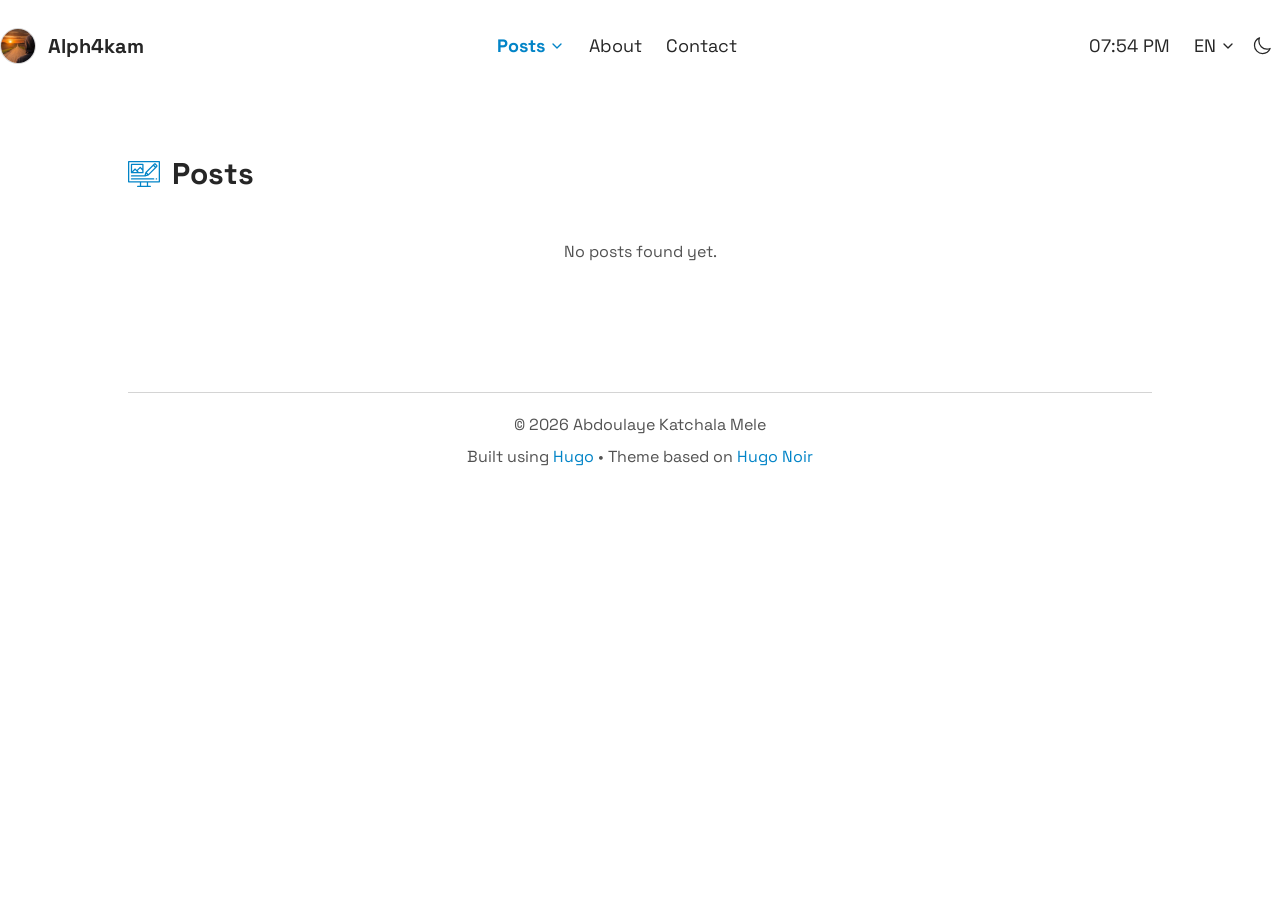
<file: blogs/index.html>
<!DOCTYPE html>
<html lang="en" class="scroll-smooth">

<head>
    <meta charset="UTF-8">
    <meta name="viewport" content="width=device-width, initial-scale=1.0">

    
    
    
    <title>Alph4kam | Posts</title>

    <meta name="description" content="Write-ups and insights from CTF challenges, reverse engineering, and binary exploitation.">
    <meta name="robots" content="max-image-preview:large">
    <link rel="canonical" href="https://alph4kam.fr/blogs/">
    <meta property="og:locale" content="en-us">
    <meta property="og:site_name" content="Alph4kam | Blog">
    <meta property="og:type" content="website">
    <meta property="og:title" content="Alph4kam | Posts">
    <meta property="og:description" content="Write-ups and insights from CTF challenges, reverse engineering, and binary exploitation.">
    <meta property="og:url" content="https://alph4kam.fr/blogs/">
    <meta property="og:image"
        content='https://alph4kam.fr/favicons/favicon-512x512.png'>
    <meta property="og:image:secure_url" content='https://alph4kam.fr/favicons/favicon-512x512.png'>

    
    <link rel="icon" type="image/svg+xml" href='https://alph4kam.fr/favicons/favicon.svg'>
    <link rel="icon" sizes="any" href=' https://alph4kam.fr/favicons/favicon.ico'>
    <link rel="apple-touch-icon" sizes="180x180" href='https://alph4kam.fr/favicons/favicon-180x180.png'>
    <link rel="manifest" href=' https://alph4kam.fr/favicons/site.webmanifest'>

    
    <link href="https://fonts.googleapis.com/css2?family=Space+Grotesk:wght@400;500;600;700&display=swap"
        rel="stylesheet">
    
    <link rel="stylesheet" href="/css/main.css">

    
    <link rel="alternate" type="application/rss+xml" title="Alph4kam | Blog" href="/blogs/index.xml">
    

    <script>
        const currentTheme = localStorage.getItem('color-theme');
        if (currentTheme === 'dark') {
            document.documentElement.classList.add('dark');
        } else if (currentTheme === 'light') {
            document.documentElement.classList.remove('dark');
        } else if (window.matchMedia('(prefers-color-scheme: dark)').matches) {
            document.documentElement.classList.add('dark');
        }
    </script>
</head>

<body
    class="min-h-screen bg-bg-primary-light dark:bg-bg-primary-dark text-text-primary-light dark:text-text-primary-dark">
    
<header class="py-6 relative">
    <div class="max-w-7xl mx-auto px-6 lg:px-0">
        <div class="md:flex md:items-center md:justify-between md:gap-8 lg:gap-12">
            <div class="flex justify-between items-center md:flex-shrink-0">
                
                
                
                <a href="https://alph4kam.fr/"
                    class="flex items-center gap-3 text-base md:text-lg lg:text-xl font-bold hover:text-text-tertiary-light dark:hover:text-text-tertiary-dark transition-colors duration-200">
                    
                    <img src="/images/profile.jpg" alt="Alph4kam profile"
                        class="w-9 h-9 rounded-full object-cover object-right border border-border-secondary-light dark:border-border-secondary-dark"
                        decoding="async" />
                    
                    <span>Alph4kam</span>
                </a>
                
                
                <button id="mobile-menu-button"
                    class="md:hidden text-text-secondary-light dark:text-text-secondary-dark hover:text-text-primary-light dark:hover:text-text-primary-dark focus:outline-none">
                    <svg class="w-6 h-6" fill="none" stroke="currentColor" viewBox="0 0 24 24">
                        <path stroke-linecap="round" stroke-linejoin="round" stroke-width="2"
                            d="M4 6h16M4 12h16M4 18h16"></path>
                    </svg>
                </button>
            </div>
            
            <nav class="hidden md:flex flex-wrap justify-center items-center gap-6">
                
                
                <div class="menu-group relative block">
                    <button type="button"
                        class='menu-toggle flex items-center gap-1 cursor-pointer text-sm lg:text-lg hover:text-text-tertiary-light dark:hover:text-text-tertiary-dark transition-colors duration-200 text-accent-light dark:text-accent-dark font-bold'
                        aria-haspopup="true" aria-expanded="false">
                        Posts
                        
                        <svg xmlns="http://www.w3.org/2000/svg" width="16" height="16" viewBox="0 0 24 24" fill="none" stroke="currentColor" stroke-width="2" stroke-linecap="round" stroke-linejoin="round">
    <path d="m6 9 6 6 6-6"/>
</svg>
                        
                    </button>
                    <div
                        class="menu-dropdown absolute top-full left-0 min-w-[180px] mt-[0.35rem] p-[0.35rem] rounded-lg z-30 bg-bg-secondary-light dark:bg-bg-secondary-dark border-border-secondary-light dark:border-border-secondary-dark shadow-lg overflow-hidden hidden">
                        
                        <a href="https://alph4kam.fr/blogs/"
                            class='px-4 py-3 block no-underline rounded-md text-xs lg:text-base hover:text-text-tertiary-light dark:hover:text-text-tertiary-dark hover:bg-bg-primary-light dark:hover:bg-bg-tertiary-dark transition-colors duration-200 text-accent-light dark:text-accent-dark ont-bold'>All</a>
                        
                        <a href="https://alph4kam.fr/tags/"
                            class='px-4 py-3 block no-underline rounded-md text-xs lg:text-base hover:text-text-tertiary-light dark:hover:text-text-tertiary-dark hover:bg-bg-primary-light dark:hover:bg-bg-tertiary-dark transition-colors duration-200 '>Tags</a>
                        
                        <a href="https://alph4kam.fr/categories/"
                            class='px-4 py-3 block no-underline rounded-md text-xs lg:text-base hover:text-text-tertiary-light dark:hover:text-text-tertiary-dark hover:bg-bg-primary-light dark:hover:bg-bg-tertiary-dark transition-colors duration-200 '>Categories</a>
                        
                    </div>
                </div>
                
                
                
                <a href="https://alph4kam.fr/about/"
                    class='block text-sm lg:text-lg hover:text-text-tertiary-light dark:hover:text-text-tertiary-dark transition-colors duration-200 '>About</a>
                
                
                
                <a href="https://alph4kam.fr/contact/"
                    class='block text-sm lg:text-lg hover:text-text-tertiary-light dark:hover:text-text-tertiary-dark transition-colors duration-200 '>Contact</a>
                
                
            </nav>
            
            <div class="hidden md:flex justify-end items-center">
                <div class="flex items-center">
                    <div id="local-time" class="text-sm lg:text-lg transition-colors duration-200">
                    </div>
                </div>
                <div class="language-switcher relative block ml-4">
                    <button type="button"
                        class="language-switcher-btn flex items-center gap-1 cursor-pointer text-sm lg:text-lg hover:text-text-tertiary-light dark:hover:text-text-tertiary-dark transition-colors duration-200 p-2 rounded-md"
                        aria-haspopup="true" aria-expanded="false">
                        EN
                        
                        <svg xmlns="http://www.w3.org/2000/svg" width="16" height="16" viewBox="0 0 24 24" fill="none" stroke="currentColor" stroke-width="2" stroke-linecap="round" stroke-linejoin="round">
    <path d="m6 9 6 6 6-6"/>
</svg>
                        
                    </button>
                    <div
                        class="language-dropdown absolute top-full left-0 min-w-[180px] mt-[0.35rem] p-[0.35rem] rounded-lg z-30 border border-border-secondary-light dark:border-border-secondary-dark shadow-lg overflow-hidden hidden">
                        
                        
                        
                        
                        
                        <a href="https://alph4kam.fr/en"
                            class="px-4 py-3 block no-underline rounded-md text-sm lg:text-lg hover:text-text-tertiary-light dark:hover:text-text-tertiary-dark hover:bg-bg-primary-light dark:hover:bg-bg-tertiary-dark transition-colors duration-200 text-accent-light dark:text-accent-dark font-bold">
                            English
                        </a>
                        
                        
                        
                        
                        
                        
                        
                        <a href="https://alph4kam.fr/fr/blogs/"
                            class="px-4 py-3 block no-underline rounded-md text-sm lg:text-lg hover:text-text-tertiary-light dark:hover:text-text-tertiary-dark hover:bg-bg-primary-light dark:hover:bg-bg-tertiary-dark transition-colors duration-200 ">
                            Français
                        </a>
                        
                    </div>
                </div>
                <button id="theme-toggle-button-desktop"
                    class="block text-sm lg:text-lg hover:text-text-tertiary-light dark:hover:text-text-tertiary-dark transition-colors duration-200 p-2 rounded-md">
                    <svg id="theme-toggle-dark-icon-desktop" width="24" height="24" viewBox="0 0 24 24" fill="none"
                        xmlns="http://www.w3.org/2000/svg" class="w-5 h-5">
                        <path
                            d="M21.7519 15.0021C20.597 15.484 19.3296 15.7501 18 15.7501C12.6152 15.7501 8.25 11.3849 8.25 6.00011C8.25 4.67052 8.51614 3.40308 8.99806 2.24817C5.47566 3.71798 3 7.19493 3 11.2501C3 16.6349 7.36522 21.0001 12.75 21.0001C16.8052 21.0001 20.2821 18.5245 21.7519 15.0021Z"
                            stroke="currentColor" stroke-width="1.5" stroke-linecap="round" stroke-linejoin="round" />
                    </svg>
                    <svg id="theme-toggle-light-icon-desktop" xmlns="http://www.w3.org/2000/svg" fill="none"
                        viewBox="0 0 24 24" stroke-width="1.5" stroke="currentColor" aria-hidden="true" data-slot="icon"
                        class="w-5 h-5 hidden">
                        <path stroke-linecap="round" stroke-linejoin="round"
                            d="M12 3v2.25m6.364.386-1.591 1.591M21 12h-2.25m-.386 6.364-1.591-1.591M12 18.75V21m-4.773-4.227-1.591 1.591M5.25 12H3m4.227-4.773L5.636 5.636M15.75 12a3.75 3.75 0 1 1-7.5 0 3.75 3.75 0 0 1 7.5 0Z" />
                    </svg>
                </button>
            </div>
        </div>
    </div>

    
    <div id="mobile-menu" class="hidden fixed inset-0 overflow-y-auto z-50 backdrop-blur-2xl">
        <div class="flex flex-col h-full">
            <div class="flex justify-between items-center p-6">
                <span class="text-xl font-bold">Menu</span>
                <div class="flex items-center gap-4">
                    <div class="language-switcher relative block">
                        <button type="button"
                            class="language-switcher-btn flex items-center gap-1 cursor-pointer text-text-secondary-light dark:text-text-secondary-dark hover:text-text-primary-light dark:hover:text-text-primary-dark transition-colors duration-200 p-2 rounded-md"
                            aria-haspopup="true" aria-expanded="false">
                            EN
                            
                            <svg xmlns="http://www.w3.org/2000/svg" width="16" height="16" viewBox="0 0 24 24" fill="none" stroke="currentColor" stroke-width="2" stroke-linecap="round" stroke-linejoin="round">
    <path d="m6 9 6 6 6-6"/>
</svg>
                            
                        </button>
                        <div
                            class="language-dropdown absolute top-full left-0 min-w-[180px] mt-[0.35rem] p-[0.35rem] rounded-lg z-30 border border-border-secondary-light dark:border-border-secondary-dark shadow-lg overflow-hidden hidden">
                            
                            
                            
                            
                            
                            <a href="https://alph4kam.fr/en"
                                class="font-bold px-4 py-3 block no-underline rounded-md hover:text-text-tertiary-light dark:hover:text-text-tertiary-dark hover:bg-bg-primary-light dark:hover:bg-bg-tertiary-dark transition-colors duration-200">
                                English
                            </a>
                            
                            
                            
                            
                            
                            
                            
                            <a href="https://alph4kam.fr/fr/blogs/"
                                class=" px-4 py-3 block no-underline rounded-md hover:text-text-tertiary-light dark:hover:text-text-tertiary-dark hover:bg-bg-primary-light dark:hover:bg-bg-tertiary-dark transition-colors duration-200">
                                Français
                            </a>
                            
                        </div>
                    </div>
                    <button id="theme-toggle-button-mobile"
                        class="text-text-primary-light dark:text-text-primary-dark hover:text-text-tertiary-light dark:hover:text-text-tertiary-dark transition-colors duration-200 p-2 rounded-md">
                        <svg id="theme-toggle-dark-icon-mobile" width="24" height="24" viewBox="0 0 24 24" fill="none"
                            xmlns="http://www.w3.org/2000/svg" class="w-5 h-5">
                            <path
                                d="M21.7519 15.0021C20.597 15.484 19.3296 15.7501 18 15.7501C12.6152 15.7501 8.25 11.3849 8.25 6.00011C8.25 4.67052 8.51614 3.40308 8.99806 2.24817C5.47566 3.71798 3 7.19493 3 11.2501C3 16.6349 7.36522 21.0001 12.75 21.0001C16.8052 21.0001 20.2821 18.5245 21.7519 15.0021Z"
                                stroke="currentColor" stroke-width="1.5" stroke-linecap="round"
                                stroke-linejoin="round" />
                        </svg>
                        <svg id="theme-toggle-light-icon-mobile" xmlns="http://www.w3.org/2000/svg" fill="none"
                            viewBox="0 0 24 24" stroke-width="1.5" stroke="currentColor" aria-hidden="true"
                            data-slot="icon" class="w-5 h-5 hidden">
                            <path stroke-linecap="round" stroke-linejoin="round"
                                d="M12 3v2.25m6.364.386-1.591 1.591M21 12h-2.25m-.386 6.364-1.591-1.591M12 18.75V21m-4.773-4.227-1.591 1.591M5.25 12H3m4.227-4.773L5.636 5.636M15.75 12a3.75 3.75 0 1 1-7.5 0 3.75 3.75 0 0 1 7.5 0Z" />
                        </svg>
                    </button>
                    <button id="mobile-menu-close"
                        class="text-text-primary-light dark:text-text-primary-dark hover:text-text-tertiary-light dark:hover:text-text-tertiary-dark transition-colors duration-200 p-2 rounded-md"
                        data-menu>
                        <svg class="w-6 h-6" fill="none" stroke="currentColor" viewBox="0 0 24 24">
                            <path stroke-linecap="round" stroke-linejoin="round" stroke-width="2"
                                d="M6 18L18 6M6 6l12 12"></path>
                        </svg>
                    </button>
                </div>
            </div>
            <nav class="flex flex-col p-6 space-y-4">
                
                
                <div class="space-y-2">
                    <a href="https://alph4kam.fr/blogs/"
                        class='text-xl hover:text-text-tertiary-light dark:hover:text-text-tertiary-dark transition-colors duration-200  text-accent-light dark:text-accent-dark font-bold'
                        data-menu>Posts</a>
                    <div
                        class="pl-4 flex flex-col space-y-2 border-l border-border-secondary-light dark:border-border-secondary-dark">
                        
                        <a href="https://alph4kam.fr/blogs/"
                            class='text-lg hover:text-text-tertiary-light dark:hover:text-text-tertiary-dark transition-colors duration-200  text-accent-light dark:text-accent-darkfont-bold'
                            data-menu>All</a>
                        
                        <a href="https://alph4kam.fr/tags/"
                            class='text-lg hover:text-text-tertiary-light dark:hover:text-text-tertiary-dark transition-colors duration-200 '
                            data-menu>Tags</a>
                        
                        <a href="https://alph4kam.fr/categories/"
                            class='text-lg hover:text-text-tertiary-light dark:hover:text-text-tertiary-dark transition-colors duration-200 '
                            data-menu>Categories</a>
                        
                    </div>
                </div>
                
                
                
                <a href="https://alph4kam.fr/about/"
                    class='text-xl hover:text-text-tertiary-light dark:hover:text-text-tertiary-dark transition-colors duration-200 '
                    data-menu>About</a>
                
                
                
                <a href="https://alph4kam.fr/contact/"
                    class='text-xl hover:text-text-tertiary-light dark:hover:text-text-tertiary-dark transition-colors duration-200 '
                    data-menu>Contact</a>
                
                
            </nav>
            <div class="mt-auto p-6">
                <div class="flex items-center justify-center">
                    <div id="mobile-local-time" class="text-lg text-text-secondary-light dark:text-text-secondary-dark">
                    </div>
                </div>
            </div>
        </div>
    </div>
</header>


<script>
    
    let is12HourFormat = true;
    
</script>
<script src="/js/header.js" defer></script>

    <main>
        
<div class="px-6 lg:px-0 max-w-5xl mx-auto mt-16">
    <h1 class="text-3xl font-bold mb-10 flex items-center gap-3">
        
        <span class="text-accent-light dark:text-accent-dark ergonomy-icon">
            <?xml version="1.0" encoding="iso-8859-1"?>
<svg fill="currentColor" height="800px" width="800px" version="1.1" id="Layer_1" xmlns="http://www.w3.org/2000/svg" xmlns:xlink="http://www.w3.org/1999/xlink" 
	 viewBox="0 0 512 512" xml:space="preserve">
<g>
	<g>
		<path d="M501.801,47.923H10.199C4.566,47.923,0,52.489,0,58.122v322.581c0,5.633,4.566,10.199,10.199,10.199h179.845v52.775
			h-36.179c-5.633,0-10.199,4.566-10.199,10.199c0,5.633,4.566,10.199,10.199,10.199h204.27v0.001
			c5.633,0,10.199-4.566,10.199-10.199c0-5.633-4.566-10.199-10.199-10.199h-36.179v-52.775h179.845
			c5.633,0,10.199-4.566,10.199-10.199V58.122C512,52.489,507.434,47.923,501.801,47.923z M301.558,443.679h-91.116v-52.775h91.116
			V443.679z M491.602,370.504H20.398V68.321h471.203V370.504z"/>
	</g>
</g>
<g>
	<g>
		<path d="M238.659,92.178H55.75c-5.633,0-10.199,4.566-10.199,10.199v131.818c0,5.633,4.566,10.199,10.199,10.199h182.909
			c5.633,0,10.199-4.566,10.199-10.199V102.378C248.859,96.745,244.292,92.178,238.659,92.178z M80.847,223.996l32.413-32.413
			l32.413,32.413H80.847z M228.46,223.997h-54.065v-0.001c-0.261-0.337-0.537-0.664-0.846-0.973l-17.522-17.522l39.683-39.683
			l32.751,32.751V223.997z M228.46,169.72l-25.54-25.539c-3.983-3.983-10.441-3.982-14.424,0l-46.895,46.895l-21.13-21.13
			c-3.983-3.983-10.441-3.983-14.425,0l-40.099,40.099v-97.469H228.46V169.72z"/>
	</g>
</g>
<g>
	<g>
		<path d="M465.262,110.547l-18.462-18.463c-9.398-9.397-24.687-9.396-34.084,0L280.37,224.431
			c-1.231,1.231-2.079,2.699-2.549,4.257l-0.001,0.001l-0.002,0.008c-0.008,0.026-0.015,0.051-0.023,0.076L263.47,276.11H55.75
			c-5.633,0-10.199,4.566-10.199,10.199c0,5.633,4.566,10.199,10.199,10.199h215.28c0.003,0,0.007,0,0.01,0c0.002,0,0.004,0,0.007,0
			h0.312c1.496,0,2.913-0.33,4.193-0.909l53.106-16.072l0.001-0.001c1.593-0.482,3.059-1.351,4.256-2.549l132.347-132.347
			c4.552-4.552,7.059-10.605,7.059-17.042C472.321,121.15,469.814,115.098,465.262,110.547z M286.319,271.028l6.092-20.131
			l14.039,14.039L286.319,271.028z M325.703,255.341l-23.698-23.698l103.538-103.538l23.698,23.698L325.703,255.341z
			 M450.839,130.207l-7.174,7.173l-23.698-23.699l7.174-7.173c1.443-1.444,3.793-1.444,5.236,0l18.462,18.463
			c0.943,0.943,1.084,2.045,1.084,2.618C451.924,128.162,451.783,129.264,450.839,130.207z"/>
	</g>
</g>
<g>
	<g>
		<path d="M412.048,325.158H55.75c-5.633,0-10.199,4.566-10.199,10.199c0,5.633,4.566,10.199,10.199,10.199h356.298
			c5.633,0,10.199-4.566,10.199-10.199C422.247,329.724,417.681,325.158,412.048,325.158z"/>
	</g>
</g>
<g>
	<g>
		<path d="M457.333,325.158h-5.509c-5.633,0-10.199,4.566-10.199,10.199c0,5.633,4.566,10.199,10.199,10.199h5.509
			c5.633,0,10.199-4.566,10.199-10.199C467.533,329.724,462.966,325.158,457.333,325.158z"/>
	</g>
</g>
</svg>
        </span>
        
        Posts
    </h1>
    
    
    <p class="text-center text-text-secondary-light dark:text-text-secondary-dark mt-12">No posts found yet.</p>
    
</div>

    </main>
    
<footer class="mt-32 text-center">
    <div class="max-w-5xl mx-auto">
        <div class="border-t border-border-secondary-light dark:border-border-secondary-dark pt-5">
            <div class="flex flex-col items-center justify-center gap-2">
                
                
                <p class="text-text-secondary-light dark:text-text-secondary-dark text-xm ">© 2026 Abdoulaye Katchala Mele</p>
                
                <p class="text-text-secondary-light dark:text-text-secondary-dark text-xm pb-12">Built using <a
                        href="https://gohugo.io/" target="_blank"
                        class="text-accent-light dark:text-accent-dark hover:text-text-primary-light dark:hover:text-text-primary-dark">Hugo</a>
                    •
                    Theme based on <a href="https://themes.gohugo.io/themes/hugo-noir/" target="_blank"
                        class="text-accent-light dark:text-accent-dark hover:text-text-primary-light dark:hover:text-text-primary-dark">Hugo
                        Noir</a>
                </p>

            </div>
        </div>
    </div>
</footer>
</body>

</html>
</file>
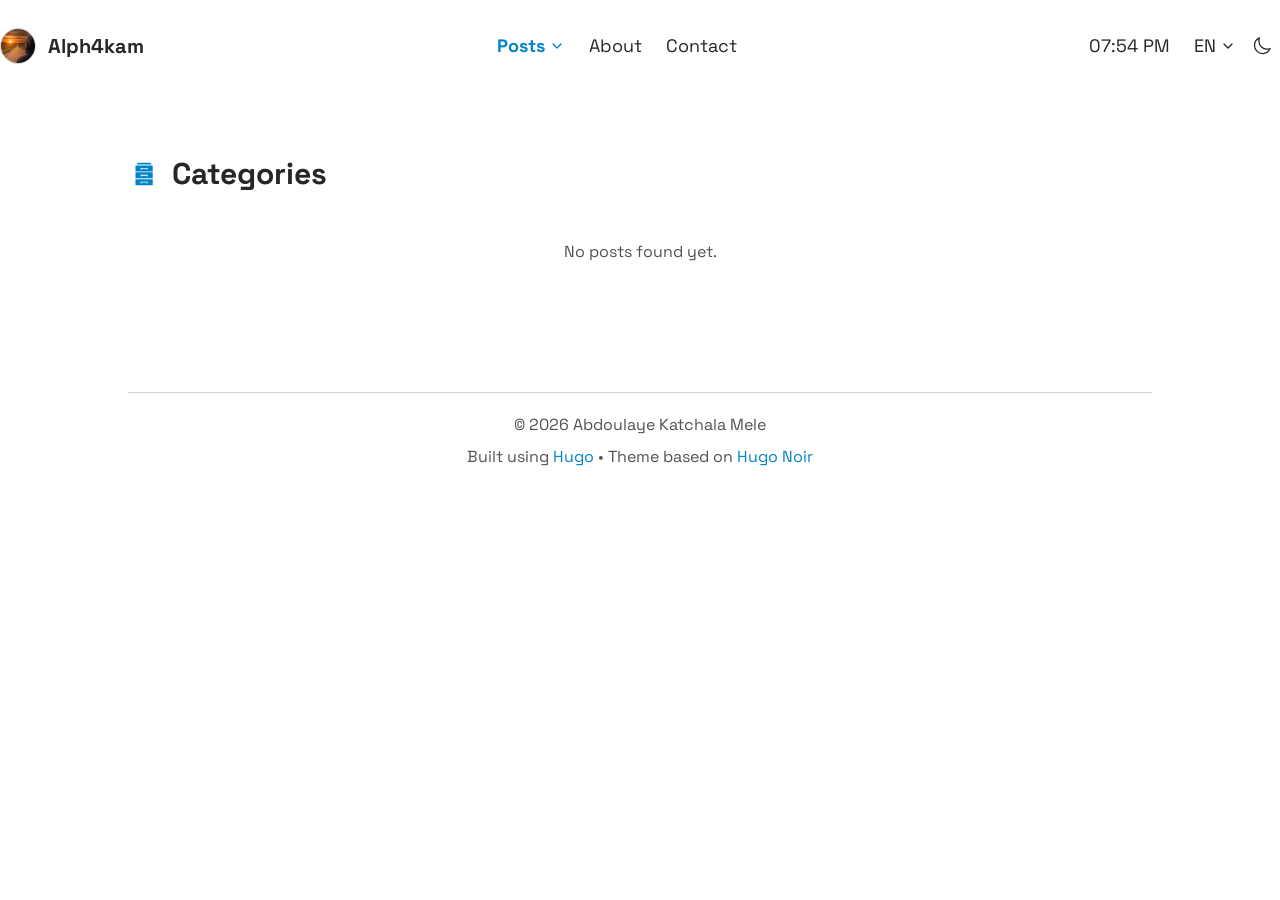
<file: categories/index.html>
<!DOCTYPE html>
<html lang="en" class="scroll-smooth">

<head>
    <meta charset="UTF-8">
    <meta name="viewport" content="width=device-width, initial-scale=1.0">

    
    
    
    
    
    <title>Alph4kam | Categories</title>

    <meta name="description" content="Personal cybersecurity portfolio and blog focused on reverse engineering, binary exploitation, and CTF challenges.">
    <meta name="robots" content="max-image-preview:large">
    <link rel="canonical" href="https://alph4kam.fr/categories/">
    <meta property="og:locale" content="en-us">
    <meta property="og:site_name" content="Alph4kam | Blog">
    <meta property="og:type" content="website">
    <meta property="og:title" content="Alph4kam | Categories">
    <meta property="og:description" content="Personal cybersecurity portfolio and blog focused on reverse engineering, binary exploitation, and CTF challenges.">
    <meta property="og:url" content="https://alph4kam.fr/categories/">
    <meta property="og:image"
        content='https://alph4kam.fr/favicons/favicon-512x512.png'>
    <meta property="og:image:secure_url" content='https://alph4kam.fr/favicons/favicon-512x512.png'>

    
    <link rel="icon" type="image/svg+xml" href='https://alph4kam.fr/favicons/favicon.svg'>
    <link rel="icon" sizes="any" href=' https://alph4kam.fr/favicons/favicon.ico'>
    <link rel="apple-touch-icon" sizes="180x180" href='https://alph4kam.fr/favicons/favicon-180x180.png'>
    <link rel="manifest" href=' https://alph4kam.fr/favicons/site.webmanifest'>

    
    <link href="https://fonts.googleapis.com/css2?family=Space+Grotesk:wght@400;500;600;700&display=swap"
        rel="stylesheet">
    
    <link rel="stylesheet" href="/css/main.css">

    
    <link rel="alternate" type="application/rss+xml" title="Alph4kam | Blog" href="/categories/index.xml">
    

    <script>
        const currentTheme = localStorage.getItem('color-theme');
        if (currentTheme === 'dark') {
            document.documentElement.classList.add('dark');
        } else if (currentTheme === 'light') {
            document.documentElement.classList.remove('dark');
        } else if (window.matchMedia('(prefers-color-scheme: dark)').matches) {
            document.documentElement.classList.add('dark');
        }
    </script>
</head>

<body
    class="min-h-screen bg-bg-primary-light dark:bg-bg-primary-dark text-text-primary-light dark:text-text-primary-dark">
    
<header class="py-6 relative">
    <div class="max-w-7xl mx-auto px-6 lg:px-0">
        <div class="md:flex md:items-center md:justify-between md:gap-8 lg:gap-12">
            <div class="flex justify-between items-center md:flex-shrink-0">
                
                
                
                <a href="https://alph4kam.fr/"
                    class="flex items-center gap-3 text-base md:text-lg lg:text-xl font-bold hover:text-text-tertiary-light dark:hover:text-text-tertiary-dark transition-colors duration-200">
                    
                    <img src="/images/profile.jpg" alt="Alph4kam profile"
                        class="w-9 h-9 rounded-full object-cover object-right border border-border-secondary-light dark:border-border-secondary-dark"
                        decoding="async" />
                    
                    <span>Alph4kam</span>
                </a>
                
                
                <button id="mobile-menu-button"
                    class="md:hidden text-text-secondary-light dark:text-text-secondary-dark hover:text-text-primary-light dark:hover:text-text-primary-dark focus:outline-none">
                    <svg class="w-6 h-6" fill="none" stroke="currentColor" viewBox="0 0 24 24">
                        <path stroke-linecap="round" stroke-linejoin="round" stroke-width="2"
                            d="M4 6h16M4 12h16M4 18h16"></path>
                    </svg>
                </button>
            </div>
            
            <nav class="hidden md:flex flex-wrap justify-center items-center gap-6">
                
                
                <div class="menu-group relative block">
                    <button type="button"
                        class='menu-toggle flex items-center gap-1 cursor-pointer text-sm lg:text-lg hover:text-text-tertiary-light dark:hover:text-text-tertiary-dark transition-colors duration-200 text-accent-light dark:text-accent-dark font-bold'
                        aria-haspopup="true" aria-expanded="false">
                        Posts
                        
                        <svg xmlns="http://www.w3.org/2000/svg" width="16" height="16" viewBox="0 0 24 24" fill="none" stroke="currentColor" stroke-width="2" stroke-linecap="round" stroke-linejoin="round">
    <path d="m6 9 6 6 6-6"/>
</svg>
                        
                    </button>
                    <div
                        class="menu-dropdown absolute top-full left-0 min-w-[180px] mt-[0.35rem] p-[0.35rem] rounded-lg z-30 bg-bg-secondary-light dark:bg-bg-secondary-dark border-border-secondary-light dark:border-border-secondary-dark shadow-lg overflow-hidden hidden">
                        
                        <a href="https://alph4kam.fr/blogs/"
                            class='px-4 py-3 block no-underline rounded-md text-xs lg:text-base hover:text-text-tertiary-light dark:hover:text-text-tertiary-dark hover:bg-bg-primary-light dark:hover:bg-bg-tertiary-dark transition-colors duration-200 '>All</a>
                        
                        <a href="https://alph4kam.fr/tags/"
                            class='px-4 py-3 block no-underline rounded-md text-xs lg:text-base hover:text-text-tertiary-light dark:hover:text-text-tertiary-dark hover:bg-bg-primary-light dark:hover:bg-bg-tertiary-dark transition-colors duration-200 '>Tags</a>
                        
                        <a href="https://alph4kam.fr/categories/"
                            class='px-4 py-3 block no-underline rounded-md text-xs lg:text-base hover:text-text-tertiary-light dark:hover:text-text-tertiary-dark hover:bg-bg-primary-light dark:hover:bg-bg-tertiary-dark transition-colors duration-200 text-accent-light dark:text-accent-dark ont-bold'>Categories</a>
                        
                    </div>
                </div>
                
                
                
                <a href="https://alph4kam.fr/about/"
                    class='block text-sm lg:text-lg hover:text-text-tertiary-light dark:hover:text-text-tertiary-dark transition-colors duration-200 '>About</a>
                
                
                
                <a href="https://alph4kam.fr/contact/"
                    class='block text-sm lg:text-lg hover:text-text-tertiary-light dark:hover:text-text-tertiary-dark transition-colors duration-200 '>Contact</a>
                
                
            </nav>
            
            <div class="hidden md:flex justify-end items-center">
                <div class="flex items-center">
                    <div id="local-time" class="text-sm lg:text-lg transition-colors duration-200">
                    </div>
                </div>
                <div class="language-switcher relative block ml-4">
                    <button type="button"
                        class="language-switcher-btn flex items-center gap-1 cursor-pointer text-sm lg:text-lg hover:text-text-tertiary-light dark:hover:text-text-tertiary-dark transition-colors duration-200 p-2 rounded-md"
                        aria-haspopup="true" aria-expanded="false">
                        EN
                        
                        <svg xmlns="http://www.w3.org/2000/svg" width="16" height="16" viewBox="0 0 24 24" fill="none" stroke="currentColor" stroke-width="2" stroke-linecap="round" stroke-linejoin="round">
    <path d="m6 9 6 6 6-6"/>
</svg>
                        
                    </button>
                    <div
                        class="language-dropdown absolute top-full left-0 min-w-[180px] mt-[0.35rem] p-[0.35rem] rounded-lg z-30 border border-border-secondary-light dark:border-border-secondary-dark shadow-lg overflow-hidden hidden">
                        
                        
                        
                        
                        
                        <a href="https://alph4kam.fr/en"
                            class="px-4 py-3 block no-underline rounded-md text-sm lg:text-lg hover:text-text-tertiary-light dark:hover:text-text-tertiary-dark hover:bg-bg-primary-light dark:hover:bg-bg-tertiary-dark transition-colors duration-200 text-accent-light dark:text-accent-dark font-bold">
                            English
                        </a>
                        
                        
                        
                        
                        
                        
                        
                        <a href="https://alph4kam.fr/fr/categories/"
                            class="px-4 py-3 block no-underline rounded-md text-sm lg:text-lg hover:text-text-tertiary-light dark:hover:text-text-tertiary-dark hover:bg-bg-primary-light dark:hover:bg-bg-tertiary-dark transition-colors duration-200 ">
                            Français
                        </a>
                        
                    </div>
                </div>
                <button id="theme-toggle-button-desktop"
                    class="block text-sm lg:text-lg hover:text-text-tertiary-light dark:hover:text-text-tertiary-dark transition-colors duration-200 p-2 rounded-md">
                    <svg id="theme-toggle-dark-icon-desktop" width="24" height="24" viewBox="0 0 24 24" fill="none"
                        xmlns="http://www.w3.org/2000/svg" class="w-5 h-5">
                        <path
                            d="M21.7519 15.0021C20.597 15.484 19.3296 15.7501 18 15.7501C12.6152 15.7501 8.25 11.3849 8.25 6.00011C8.25 4.67052 8.51614 3.40308 8.99806 2.24817C5.47566 3.71798 3 7.19493 3 11.2501C3 16.6349 7.36522 21.0001 12.75 21.0001C16.8052 21.0001 20.2821 18.5245 21.7519 15.0021Z"
                            stroke="currentColor" stroke-width="1.5" stroke-linecap="round" stroke-linejoin="round" />
                    </svg>
                    <svg id="theme-toggle-light-icon-desktop" xmlns="http://www.w3.org/2000/svg" fill="none"
                        viewBox="0 0 24 24" stroke-width="1.5" stroke="currentColor" aria-hidden="true" data-slot="icon"
                        class="w-5 h-5 hidden">
                        <path stroke-linecap="round" stroke-linejoin="round"
                            d="M12 3v2.25m6.364.386-1.591 1.591M21 12h-2.25m-.386 6.364-1.591-1.591M12 18.75V21m-4.773-4.227-1.591 1.591M5.25 12H3m4.227-4.773L5.636 5.636M15.75 12a3.75 3.75 0 1 1-7.5 0 3.75 3.75 0 0 1 7.5 0Z" />
                    </svg>
                </button>
            </div>
        </div>
    </div>

    
    <div id="mobile-menu" class="hidden fixed inset-0 overflow-y-auto z-50 backdrop-blur-2xl">
        <div class="flex flex-col h-full">
            <div class="flex justify-between items-center p-6">
                <span class="text-xl font-bold">Menu</span>
                <div class="flex items-center gap-4">
                    <div class="language-switcher relative block">
                        <button type="button"
                            class="language-switcher-btn flex items-center gap-1 cursor-pointer text-text-secondary-light dark:text-text-secondary-dark hover:text-text-primary-light dark:hover:text-text-primary-dark transition-colors duration-200 p-2 rounded-md"
                            aria-haspopup="true" aria-expanded="false">
                            EN
                            
                            <svg xmlns="http://www.w3.org/2000/svg" width="16" height="16" viewBox="0 0 24 24" fill="none" stroke="currentColor" stroke-width="2" stroke-linecap="round" stroke-linejoin="round">
    <path d="m6 9 6 6 6-6"/>
</svg>
                            
                        </button>
                        <div
                            class="language-dropdown absolute top-full left-0 min-w-[180px] mt-[0.35rem] p-[0.35rem] rounded-lg z-30 border border-border-secondary-light dark:border-border-secondary-dark shadow-lg overflow-hidden hidden">
                            
                            
                            
                            
                            
                            <a href="https://alph4kam.fr/en"
                                class="font-bold px-4 py-3 block no-underline rounded-md hover:text-text-tertiary-light dark:hover:text-text-tertiary-dark hover:bg-bg-primary-light dark:hover:bg-bg-tertiary-dark transition-colors duration-200">
                                English
                            </a>
                            
                            
                            
                            
                            
                            
                            
                            <a href="https://alph4kam.fr/fr/categories/"
                                class=" px-4 py-3 block no-underline rounded-md hover:text-text-tertiary-light dark:hover:text-text-tertiary-dark hover:bg-bg-primary-light dark:hover:bg-bg-tertiary-dark transition-colors duration-200">
                                Français
                            </a>
                            
                        </div>
                    </div>
                    <button id="theme-toggle-button-mobile"
                        class="text-text-primary-light dark:text-text-primary-dark hover:text-text-tertiary-light dark:hover:text-text-tertiary-dark transition-colors duration-200 p-2 rounded-md">
                        <svg id="theme-toggle-dark-icon-mobile" width="24" height="24" viewBox="0 0 24 24" fill="none"
                            xmlns="http://www.w3.org/2000/svg" class="w-5 h-5">
                            <path
                                d="M21.7519 15.0021C20.597 15.484 19.3296 15.7501 18 15.7501C12.6152 15.7501 8.25 11.3849 8.25 6.00011C8.25 4.67052 8.51614 3.40308 8.99806 2.24817C5.47566 3.71798 3 7.19493 3 11.2501C3 16.6349 7.36522 21.0001 12.75 21.0001C16.8052 21.0001 20.2821 18.5245 21.7519 15.0021Z"
                                stroke="currentColor" stroke-width="1.5" stroke-linecap="round"
                                stroke-linejoin="round" />
                        </svg>
                        <svg id="theme-toggle-light-icon-mobile" xmlns="http://www.w3.org/2000/svg" fill="none"
                            viewBox="0 0 24 24" stroke-width="1.5" stroke="currentColor" aria-hidden="true"
                            data-slot="icon" class="w-5 h-5 hidden">
                            <path stroke-linecap="round" stroke-linejoin="round"
                                d="M12 3v2.25m6.364.386-1.591 1.591M21 12h-2.25m-.386 6.364-1.591-1.591M12 18.75V21m-4.773-4.227-1.591 1.591M5.25 12H3m4.227-4.773L5.636 5.636M15.75 12a3.75 3.75 0 1 1-7.5 0 3.75 3.75 0 0 1 7.5 0Z" />
                        </svg>
                    </button>
                    <button id="mobile-menu-close"
                        class="text-text-primary-light dark:text-text-primary-dark hover:text-text-tertiary-light dark:hover:text-text-tertiary-dark transition-colors duration-200 p-2 rounded-md"
                        data-menu>
                        <svg class="w-6 h-6" fill="none" stroke="currentColor" viewBox="0 0 24 24">
                            <path stroke-linecap="round" stroke-linejoin="round" stroke-width="2"
                                d="M6 18L18 6M6 6l12 12"></path>
                        </svg>
                    </button>
                </div>
            </div>
            <nav class="flex flex-col p-6 space-y-4">
                
                
                <div class="space-y-2">
                    <a href="https://alph4kam.fr/blogs/"
                        class='text-xl hover:text-text-tertiary-light dark:hover:text-text-tertiary-dark transition-colors duration-200  text-accent-light dark:text-accent-dark font-bold'
                        data-menu>Posts</a>
                    <div
                        class="pl-4 flex flex-col space-y-2 border-l border-border-secondary-light dark:border-border-secondary-dark">
                        
                        <a href="https://alph4kam.fr/blogs/"
                            class='text-lg hover:text-text-tertiary-light dark:hover:text-text-tertiary-dark transition-colors duration-200 '
                            data-menu>All</a>
                        
                        <a href="https://alph4kam.fr/tags/"
                            class='text-lg hover:text-text-tertiary-light dark:hover:text-text-tertiary-dark transition-colors duration-200 '
                            data-menu>Tags</a>
                        
                        <a href="https://alph4kam.fr/categories/"
                            class='text-lg hover:text-text-tertiary-light dark:hover:text-text-tertiary-dark transition-colors duration-200  text-accent-light dark:text-accent-darkfont-bold'
                            data-menu>Categories</a>
                        
                    </div>
                </div>
                
                
                
                <a href="https://alph4kam.fr/about/"
                    class='text-xl hover:text-text-tertiary-light dark:hover:text-text-tertiary-dark transition-colors duration-200 '
                    data-menu>About</a>
                
                
                
                <a href="https://alph4kam.fr/contact/"
                    class='text-xl hover:text-text-tertiary-light dark:hover:text-text-tertiary-dark transition-colors duration-200 '
                    data-menu>Contact</a>
                
                
            </nav>
            <div class="mt-auto p-6">
                <div class="flex items-center justify-center">
                    <div id="mobile-local-time" class="text-lg text-text-secondary-light dark:text-text-secondary-dark">
                    </div>
                </div>
            </div>
        </div>
    </div>
</header>


<script>
    
    let is12HourFormat = true;
    
</script>
<script src="/js/header.js" defer></script>

    <main>
        
<div class="px-6 lg:px-0 max-w-5xl mx-auto mt-16">
    <h1 class="text-3xl font-bold mb-10 flex items-center gap-3">
        
        
        <span class="text-accent-light dark:text-accent-dark ergonomy-icon">
            <?xml version="1.0" encoding="utf-8"?>
<svg fill="currentColor" width="800px" height="800px" viewBox="-7.5 0 32 32" version="1.1" xmlns="http://www.w3.org/2000/svg">
<title>category</title>
<path d="M2.594 4.781l-1.719 1.75h15.5l-1.719-1.75h-12.063zM17.219 13.406h-17.219v-6.031h17.219v6.031zM12.063 11.688v-1.719h-6.875v1.719h0.844v-0.875h5.156v0.875h0.875zM17.219 20.313h-17.219v-6.031h17.219v6.031zM12.063 18.594v-1.75h-6.875v1.75h0.844v-0.875h5.156v0.875h0.875zM17.219 27.188h-17.219v-6h17.219v6zM12.063 25.469v-1.719h-6.875v1.719h0.844v-0.875h5.156v0.875h0.875z"></path>
</svg>
        </span>
        
        Categories
    </h1>
    
    
    <p class="text-center text-text-secondary-light dark:text-text-secondary-dark mt-12">No posts found yet.</p>
    
</div>

    </main>
    
<footer class="mt-32 text-center">
    <div class="max-w-5xl mx-auto">
        <div class="border-t border-border-secondary-light dark:border-border-secondary-dark pt-5">
            <div class="flex flex-col items-center justify-center gap-2">
                
                
                <p class="text-text-secondary-light dark:text-text-secondary-dark text-xm ">© 2026 Abdoulaye Katchala Mele</p>
                
                <p class="text-text-secondary-light dark:text-text-secondary-dark text-xm pb-12">Built using <a
                        href="https://gohugo.io/" target="_blank"
                        class="text-accent-light dark:text-accent-dark hover:text-text-primary-light dark:hover:text-text-primary-dark">Hugo</a>
                    •
                    Theme based on <a href="https://themes.gohugo.io/themes/hugo-noir/" target="_blank"
                        class="text-accent-light dark:text-accent-dark hover:text-text-primary-light dark:hover:text-text-primary-dark">Hugo
                        Noir</a>
                </p>

            </div>
        </div>
    </div>
</footer>
</body>

</html>
</file>
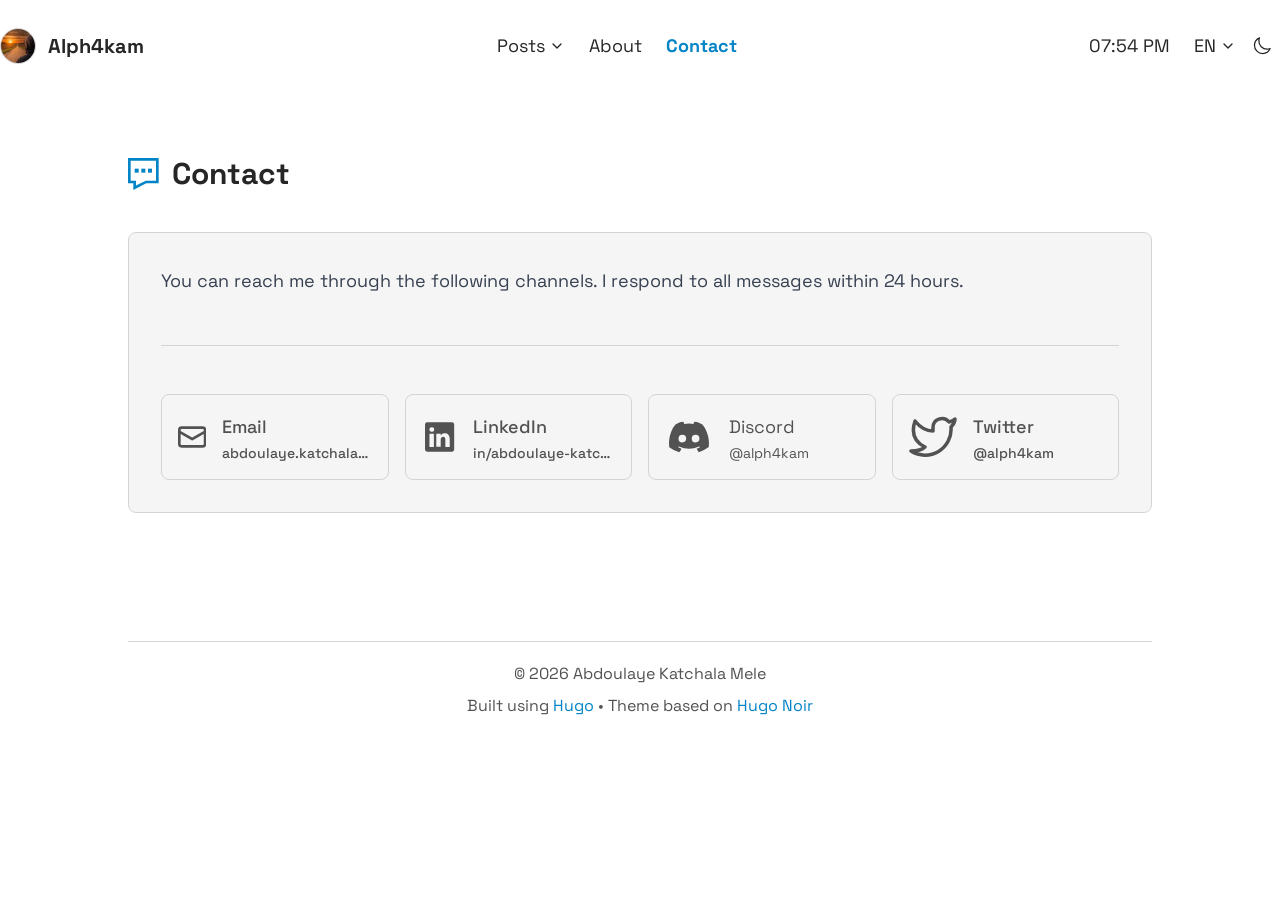
<file: contact/index.html>
<!DOCTYPE html>
<html lang="en" class="scroll-smooth">

<head>
    <meta charset="UTF-8">
    <meta name="viewport" content="width=device-width, initial-scale=1.0">

    
    
    
    <title>Alph4kam | Contact</title>

    <meta name="description" content="Feel free to reach out for opportunities, collaborations, or any cybersecurity-related discussions.">
    <meta name="robots" content="max-image-preview:large">
    <link rel="canonical" href="https://alph4kam.fr/contact/">
    <meta property="og:locale" content="en-us">
    <meta property="og:site_name" content="Alph4kam | Blog">
    <meta property="og:type" content="website">
    <meta property="og:title" content="Alph4kam | Contact">
    <meta property="og:description" content="Feel free to reach out for opportunities, collaborations, or any cybersecurity-related discussions.">
    <meta property="og:url" content="https://alph4kam.fr/contact/">
    <meta property="og:image"
        content='https://alph4kam.fr/favicons/favicon-512x512.png'>
    <meta property="og:image:secure_url" content='https://alph4kam.fr/favicons/favicon-512x512.png'>

    
    <link rel="icon" type="image/svg+xml" href='https://alph4kam.fr/favicons/favicon.svg'>
    <link rel="icon" sizes="any" href=' https://alph4kam.fr/favicons/favicon.ico'>
    <link rel="apple-touch-icon" sizes="180x180" href='https://alph4kam.fr/favicons/favicon-180x180.png'>
    <link rel="manifest" href=' https://alph4kam.fr/favicons/site.webmanifest'>

    
    <link href="https://fonts.googleapis.com/css2?family=Space+Grotesk:wght@400;500;600;700&display=swap"
        rel="stylesheet">
    
    <link rel="stylesheet" href="/css/main.css">

    
    <link rel="alternate" type="application/rss+xml" title="Alph4kam | Blog" href="/contact/index.xml">
    

    <script>
        const currentTheme = localStorage.getItem('color-theme');
        if (currentTheme === 'dark') {
            document.documentElement.classList.add('dark');
        } else if (currentTheme === 'light') {
            document.documentElement.classList.remove('dark');
        } else if (window.matchMedia('(prefers-color-scheme: dark)').matches) {
            document.documentElement.classList.add('dark');
        }
    </script>
</head>

<body
    class="min-h-screen bg-bg-primary-light dark:bg-bg-primary-dark text-text-primary-light dark:text-text-primary-dark">
    
<header class="py-6 relative">
    <div class="max-w-7xl mx-auto px-6 lg:px-0">
        <div class="md:flex md:items-center md:justify-between md:gap-8 lg:gap-12">
            <div class="flex justify-between items-center md:flex-shrink-0">
                
                
                
                <a href="https://alph4kam.fr/"
                    class="flex items-center gap-3 text-base md:text-lg lg:text-xl font-bold hover:text-text-tertiary-light dark:hover:text-text-tertiary-dark transition-colors duration-200">
                    
                    <img src="/images/profile.jpg" alt="Alph4kam profile"
                        class="w-9 h-9 rounded-full object-cover object-right border border-border-secondary-light dark:border-border-secondary-dark"
                        decoding="async" />
                    
                    <span>Alph4kam</span>
                </a>
                
                
                <button id="mobile-menu-button"
                    class="md:hidden text-text-secondary-light dark:text-text-secondary-dark hover:text-text-primary-light dark:hover:text-text-primary-dark focus:outline-none">
                    <svg class="w-6 h-6" fill="none" stroke="currentColor" viewBox="0 0 24 24">
                        <path stroke-linecap="round" stroke-linejoin="round" stroke-width="2"
                            d="M4 6h16M4 12h16M4 18h16"></path>
                    </svg>
                </button>
            </div>
            
            <nav class="hidden md:flex flex-wrap justify-center items-center gap-6">
                
                
                <div class="menu-group relative block">
                    <button type="button"
                        class='menu-toggle flex items-center gap-1 cursor-pointer text-sm lg:text-lg hover:text-text-tertiary-light dark:hover:text-text-tertiary-dark transition-colors duration-200 '
                        aria-haspopup="true" aria-expanded="false">
                        Posts
                        
                        <svg xmlns="http://www.w3.org/2000/svg" width="16" height="16" viewBox="0 0 24 24" fill="none" stroke="currentColor" stroke-width="2" stroke-linecap="round" stroke-linejoin="round">
    <path d="m6 9 6 6 6-6"/>
</svg>
                        
                    </button>
                    <div
                        class="menu-dropdown absolute top-full left-0 min-w-[180px] mt-[0.35rem] p-[0.35rem] rounded-lg z-30 bg-bg-secondary-light dark:bg-bg-secondary-dark border-border-secondary-light dark:border-border-secondary-dark shadow-lg overflow-hidden hidden">
                        
                        <a href="https://alph4kam.fr/blogs/"
                            class='px-4 py-3 block no-underline rounded-md text-xs lg:text-base hover:text-text-tertiary-light dark:hover:text-text-tertiary-dark hover:bg-bg-primary-light dark:hover:bg-bg-tertiary-dark transition-colors duration-200 '>All</a>
                        
                        <a href="https://alph4kam.fr/tags/"
                            class='px-4 py-3 block no-underline rounded-md text-xs lg:text-base hover:text-text-tertiary-light dark:hover:text-text-tertiary-dark hover:bg-bg-primary-light dark:hover:bg-bg-tertiary-dark transition-colors duration-200 '>Tags</a>
                        
                        <a href="https://alph4kam.fr/categories/"
                            class='px-4 py-3 block no-underline rounded-md text-xs lg:text-base hover:text-text-tertiary-light dark:hover:text-text-tertiary-dark hover:bg-bg-primary-light dark:hover:bg-bg-tertiary-dark transition-colors duration-200 '>Categories</a>
                        
                    </div>
                </div>
                
                
                
                <a href="https://alph4kam.fr/about/"
                    class='block text-sm lg:text-lg hover:text-text-tertiary-light dark:hover:text-text-tertiary-dark transition-colors duration-200 '>About</a>
                
                
                
                <a href="https://alph4kam.fr/contact/"
                    class='block text-sm lg:text-lg hover:text-text-tertiary-light dark:hover:text-text-tertiary-dark transition-colors duration-200 text-accent-light dark:text-accent-dark font-bold'>Contact</a>
                
                
            </nav>
            
            <div class="hidden md:flex justify-end items-center">
                <div class="flex items-center">
                    <div id="local-time" class="text-sm lg:text-lg transition-colors duration-200">
                    </div>
                </div>
                <div class="language-switcher relative block ml-4">
                    <button type="button"
                        class="language-switcher-btn flex items-center gap-1 cursor-pointer text-sm lg:text-lg hover:text-text-tertiary-light dark:hover:text-text-tertiary-dark transition-colors duration-200 p-2 rounded-md"
                        aria-haspopup="true" aria-expanded="false">
                        EN
                        
                        <svg xmlns="http://www.w3.org/2000/svg" width="16" height="16" viewBox="0 0 24 24" fill="none" stroke="currentColor" stroke-width="2" stroke-linecap="round" stroke-linejoin="round">
    <path d="m6 9 6 6 6-6"/>
</svg>
                        
                    </button>
                    <div
                        class="language-dropdown absolute top-full left-0 min-w-[180px] mt-[0.35rem] p-[0.35rem] rounded-lg z-30 border border-border-secondary-light dark:border-border-secondary-dark shadow-lg overflow-hidden hidden">
                        
                        
                        
                        
                        
                        <a href="https://alph4kam.fr/en"
                            class="px-4 py-3 block no-underline rounded-md text-sm lg:text-lg hover:text-text-tertiary-light dark:hover:text-text-tertiary-dark hover:bg-bg-primary-light dark:hover:bg-bg-tertiary-dark transition-colors duration-200 text-accent-light dark:text-accent-dark font-bold">
                            English
                        </a>
                        
                        
                        
                        
                        
                        
                        
                        <a href="https://alph4kam.fr/fr/contact/"
                            class="px-4 py-3 block no-underline rounded-md text-sm lg:text-lg hover:text-text-tertiary-light dark:hover:text-text-tertiary-dark hover:bg-bg-primary-light dark:hover:bg-bg-tertiary-dark transition-colors duration-200 ">
                            Français
                        </a>
                        
                    </div>
                </div>
                <button id="theme-toggle-button-desktop"
                    class="block text-sm lg:text-lg hover:text-text-tertiary-light dark:hover:text-text-tertiary-dark transition-colors duration-200 p-2 rounded-md">
                    <svg id="theme-toggle-dark-icon-desktop" width="24" height="24" viewBox="0 0 24 24" fill="none"
                        xmlns="http://www.w3.org/2000/svg" class="w-5 h-5">
                        <path
                            d="M21.7519 15.0021C20.597 15.484 19.3296 15.7501 18 15.7501C12.6152 15.7501 8.25 11.3849 8.25 6.00011C8.25 4.67052 8.51614 3.40308 8.99806 2.24817C5.47566 3.71798 3 7.19493 3 11.2501C3 16.6349 7.36522 21.0001 12.75 21.0001C16.8052 21.0001 20.2821 18.5245 21.7519 15.0021Z"
                            stroke="currentColor" stroke-width="1.5" stroke-linecap="round" stroke-linejoin="round" />
                    </svg>
                    <svg id="theme-toggle-light-icon-desktop" xmlns="http://www.w3.org/2000/svg" fill="none"
                        viewBox="0 0 24 24" stroke-width="1.5" stroke="currentColor" aria-hidden="true" data-slot="icon"
                        class="w-5 h-5 hidden">
                        <path stroke-linecap="round" stroke-linejoin="round"
                            d="M12 3v2.25m6.364.386-1.591 1.591M21 12h-2.25m-.386 6.364-1.591-1.591M12 18.75V21m-4.773-4.227-1.591 1.591M5.25 12H3m4.227-4.773L5.636 5.636M15.75 12a3.75 3.75 0 1 1-7.5 0 3.75 3.75 0 0 1 7.5 0Z" />
                    </svg>
                </button>
            </div>
        </div>
    </div>

    
    <div id="mobile-menu" class="hidden fixed inset-0 overflow-y-auto z-50 backdrop-blur-2xl">
        <div class="flex flex-col h-full">
            <div class="flex justify-between items-center p-6">
                <span class="text-xl font-bold">Menu</span>
                <div class="flex items-center gap-4">
                    <div class="language-switcher relative block">
                        <button type="button"
                            class="language-switcher-btn flex items-center gap-1 cursor-pointer text-text-secondary-light dark:text-text-secondary-dark hover:text-text-primary-light dark:hover:text-text-primary-dark transition-colors duration-200 p-2 rounded-md"
                            aria-haspopup="true" aria-expanded="false">
                            EN
                            
                            <svg xmlns="http://www.w3.org/2000/svg" width="16" height="16" viewBox="0 0 24 24" fill="none" stroke="currentColor" stroke-width="2" stroke-linecap="round" stroke-linejoin="round">
    <path d="m6 9 6 6 6-6"/>
</svg>
                            
                        </button>
                        <div
                            class="language-dropdown absolute top-full left-0 min-w-[180px] mt-[0.35rem] p-[0.35rem] rounded-lg z-30 border border-border-secondary-light dark:border-border-secondary-dark shadow-lg overflow-hidden hidden">
                            
                            
                            
                            
                            
                            <a href="https://alph4kam.fr/en"
                                class="font-bold px-4 py-3 block no-underline rounded-md hover:text-text-tertiary-light dark:hover:text-text-tertiary-dark hover:bg-bg-primary-light dark:hover:bg-bg-tertiary-dark transition-colors duration-200">
                                English
                            </a>
                            
                            
                            
                            
                            
                            
                            
                            <a href="https://alph4kam.fr/fr/contact/"
                                class=" px-4 py-3 block no-underline rounded-md hover:text-text-tertiary-light dark:hover:text-text-tertiary-dark hover:bg-bg-primary-light dark:hover:bg-bg-tertiary-dark transition-colors duration-200">
                                Français
                            </a>
                            
                        </div>
                    </div>
                    <button id="theme-toggle-button-mobile"
                        class="text-text-primary-light dark:text-text-primary-dark hover:text-text-tertiary-light dark:hover:text-text-tertiary-dark transition-colors duration-200 p-2 rounded-md">
                        <svg id="theme-toggle-dark-icon-mobile" width="24" height="24" viewBox="0 0 24 24" fill="none"
                            xmlns="http://www.w3.org/2000/svg" class="w-5 h-5">
                            <path
                                d="M21.7519 15.0021C20.597 15.484 19.3296 15.7501 18 15.7501C12.6152 15.7501 8.25 11.3849 8.25 6.00011C8.25 4.67052 8.51614 3.40308 8.99806 2.24817C5.47566 3.71798 3 7.19493 3 11.2501C3 16.6349 7.36522 21.0001 12.75 21.0001C16.8052 21.0001 20.2821 18.5245 21.7519 15.0021Z"
                                stroke="currentColor" stroke-width="1.5" stroke-linecap="round"
                                stroke-linejoin="round" />
                        </svg>
                        <svg id="theme-toggle-light-icon-mobile" xmlns="http://www.w3.org/2000/svg" fill="none"
                            viewBox="0 0 24 24" stroke-width="1.5" stroke="currentColor" aria-hidden="true"
                            data-slot="icon" class="w-5 h-5 hidden">
                            <path stroke-linecap="round" stroke-linejoin="round"
                                d="M12 3v2.25m6.364.386-1.591 1.591M21 12h-2.25m-.386 6.364-1.591-1.591M12 18.75V21m-4.773-4.227-1.591 1.591M5.25 12H3m4.227-4.773L5.636 5.636M15.75 12a3.75 3.75 0 1 1-7.5 0 3.75 3.75 0 0 1 7.5 0Z" />
                        </svg>
                    </button>
                    <button id="mobile-menu-close"
                        class="text-text-primary-light dark:text-text-primary-dark hover:text-text-tertiary-light dark:hover:text-text-tertiary-dark transition-colors duration-200 p-2 rounded-md"
                        data-menu>
                        <svg class="w-6 h-6" fill="none" stroke="currentColor" viewBox="0 0 24 24">
                            <path stroke-linecap="round" stroke-linejoin="round" stroke-width="2"
                                d="M6 18L18 6M6 6l12 12"></path>
                        </svg>
                    </button>
                </div>
            </div>
            <nav class="flex flex-col p-6 space-y-4">
                
                
                <div class="space-y-2">
                    <a href="https://alph4kam.fr/blogs/"
                        class='text-xl hover:text-text-tertiary-light dark:hover:text-text-tertiary-dark transition-colors duration-200 '
                        data-menu>Posts</a>
                    <div
                        class="pl-4 flex flex-col space-y-2 border-l border-border-secondary-light dark:border-border-secondary-dark">
                        
                        <a href="https://alph4kam.fr/blogs/"
                            class='text-lg hover:text-text-tertiary-light dark:hover:text-text-tertiary-dark transition-colors duration-200 '
                            data-menu>All</a>
                        
                        <a href="https://alph4kam.fr/tags/"
                            class='text-lg hover:text-text-tertiary-light dark:hover:text-text-tertiary-dark transition-colors duration-200 '
                            data-menu>Tags</a>
                        
                        <a href="https://alph4kam.fr/categories/"
                            class='text-lg hover:text-text-tertiary-light dark:hover:text-text-tertiary-dark transition-colors duration-200 '
                            data-menu>Categories</a>
                        
                    </div>
                </div>
                
                
                
                <a href="https://alph4kam.fr/about/"
                    class='text-xl hover:text-text-tertiary-light dark:hover:text-text-tertiary-dark transition-colors duration-200 '
                    data-menu>About</a>
                
                
                
                <a href="https://alph4kam.fr/contact/"
                    class='text-xl hover:text-text-tertiary-light dark:hover:text-text-tertiary-dark transition-colors duration-200  text-accent-light dark:text-accent-dark font-bold'
                    data-menu>Contact</a>
                
                
            </nav>
            <div class="mt-auto p-6">
                <div class="flex items-center justify-center">
                    <div id="mobile-local-time" class="text-lg text-text-secondary-light dark:text-text-secondary-dark">
                    </div>
                </div>
            </div>
        </div>
    </div>
</header>


<script>
    
    let is12HourFormat = true;
    
</script>
<script src="/js/header.js" defer></script>

    <main>
        
<div class="px-6 lg:px-0 max-w-5xl mx-auto mt-16">
    <h1 class="text-3xl font-bold mb-10 flex items-center gap-3">
        
        <span class="text-accent-light dark:text-accent-dark ergonomy-icon">
            <?xml version="1.0" encoding="utf-8"?>
<svg fill="currentColor" version="1.1" id="XMLID_276_" xmlns="http://www.w3.org/2000/svg" xmlns:xlink="http://www.w3.org/1999/xlink" 
	 viewBox="0 0 24 24" xml:space="preserve">
<g id="contact-us">
	<g>
		<path d="M4,24v-5H0V0h23v19h-9.3L4,24z M2,17h4v3.7l7.3-3.7H21V2H2V17z"/>
	</g>
	<g>
		<rect x="5" y="8" width="3" height="3"/>
	</g>
	<g>
		<rect x="10" y="8" width="3" height="3"/>
	</g>
	<g>
		<rect x="15" y="8" width="3" height="3"/>
	</g>
</g>
</svg>
        </span>
        
        Contact
    </h1>
    
    
    <div
        class="bg-bg-secondary-light dark:bg-bg-secondary-dark p-8 rounded-lg border border-border-secondary-light dark:border-border-secondary-dark prose dark:prose-invert prose-lg max-w-none">
        <div>You can reach me through the following channels. I respond to all messages within 24 hours.</div>
        <hr class="border-border-secondary-light dark:border-border-secondary-dark">
        
        <div
            class="grid grid-cols-1  md:grid-cols-2   lg:grid-cols-4  gap-4">
            
            
            
            
            
            
            <a href="mailto:abdoulaye.katchalamele@gmail.com"
                class="contacts flex items-center gap-4 p-4 no-underline border text-text-secondary-light dark:text-text-secondary-dark hover:text-text-primary-light dark:hover:text-text-primary-dark border-border-secondary-light dark:border-border-secondary-dark hover:border-border-primary-light dark:hover:border-border-primary-dark hover:-translate-y-0.5 rounded-lg transition-all duration-200"
                target="_blank" rel="noopener noreferrer">
                <svg xmlns="http://www.w3.org/2000/svg" width="24" height="24" viewBox="0 0 16 16">
    <path fill="currentColor" fill-rule="evenodd"
        d="M2 3.5h12a.5.5 0 0 1 .5.5v.572L8 8.286L1.5 4.572V4a.5.5 0 0 1 .5-.5Zm-.5 2.8V12a.5.5 0 0 0 .5.5h12a.5.5 0 0 0 .5-.5V6.3L8.372 9.8L8 10.014L7.628 9.8L1.5 6.3ZM0 4a2 2 0 0 1 2-2h12a2 2 0 0 1 2 2v8a2 2 0 0 1-2 2H2a2 2 0 0 1-2-2V4Z"
        clip-rule="evenodd" />
</svg>
                <div class="min-w-0 text-left">
                    <div class="truncate">Email</div>
                    <div class="text-sm truncate">abdoulaye.katchalamele@gmail.com</div>
                </div>
            </a>
            
            
            
            
            
            
            
            
            <a href="https://www.linkedin.com/in/abdoulaye-katchala-mele-68bb34231"
                class="contacts flex items-center gap-4 p-4 no-underline border text-text-secondary-light dark:text-text-secondary-dark hover:text-text-primary-light dark:hover:text-text-primary-dark border-border-secondary-light dark:border-border-secondary-dark hover:border-border-primary-light dark:hover:border-border-primary-dark hover:-translate-y-0.5 rounded-lg transition-all duration-200"
                target="_blank" rel="noopener noreferrer">
                <svg xmlns="http://www.w3.org/2000/svg" width="24" height="24" viewBox="0 0 24 24">
    <path fill="currentColor"
        d="M20.47 2H3.53a1.45 1.45 0 0 0-1.47 1.43v17.14A1.45 1.45 0 0 0 3.53 22h16.94a1.45 1.45 0 0 0 1.47-1.43V3.43A1.45 1.45 0 0 0 20.47 2ZM8.09 18.74h-3v-9h3ZM6.59 8.48a1.56 1.56 0 1 1 0-3.12a1.57 1.57 0 1 1 0 3.12Zm12.32 10.26h-3v-4.83c0-1.21-.43-2-1.52-2A1.65 1.65 0 0 0 12.85 13a2 2 0 0 0-.1.73v5h-3v-9h3V11a3 3 0 0 1 2.71-1.5c2 0 3.45 1.29 3.45 4.06Z" />
</svg>
                <div class="min-w-0 text-left">
                    <div class="truncate">LinkedIn</div>
                    <div class="text-sm truncate">in/abdoulaye-katchala-mele</div>
                </div>
            </a>
            
            
            
            
            
            
            
            
            <button onclick="copyToClipboard('@alph4kam', false, 'en')"
                class="contacts flex items-center gap-4 p-4 border text-text-secondary-light dark:text-text-secondary-dark hover:text-text-primary-light dark:hover:text-text-primary-dark border-border-secondary-light dark:border-border-secondary-dark hover:border-border-primary-light dark:hover:border-border-primary-dark hover:-translate-y-0.5 rounded-lg transition-all duration-200"
                title="Copy Discord username">
                <svg xmlns="http://www.w3.org/2000/svg" width="24" height="24" viewBox="0 0 24 24">
    <path fill="currentColor"
        d="M19.888 7.335a5.134 5.134 0 0 0-2.893-2.418a9.144 9.144 0 0 0-2.275-.508a9.963 9.963 0 0 0-.508 1.038a15.039 15.039 0 0 0-4.56 0a11.372 11.372 0 0 0-.519-1.038c-.752.082-1.493.249-2.208.497a5.123 5.123 0 0 0-2.904 2.44a16.176 16.176 0 0 0-1.91 9.717a16.562 16.562 0 0 0 4.98 2.528a4.339 4.339 0 0 0 1.104-1.777c-.54-.202-1.06-.45-1.557-.74c-.089-.122.254-.32.364-.354a11.826 11.826 0 0 0 10.037 0c.1 0 .453.232.364.354c-.441.342-1.424.585-1.59.828a7.4 7.4 0 0 0 1.105 1.69a16.628 16.628 0 0 0 4.99-2.53a16.232 16.232 0 0 0-2.02-9.727M8.669 14.7a1.943 1.943 0 0 1-1.92-1.955a1.943 1.943 0 0 1 1.92-1.91a1.942 1.942 0 0 1 1.933 1.965a1.943 1.943 0 0 1-1.933 1.9m6.625 0a1.943 1.943 0 0 1-1.932-1.944a1.932 1.932 0 1 1 3.865.034a1.932 1.932 0 0 1-1.933 1.899z" />
</svg>
                <div class="min-w-0 text-left">
                    <div class="truncate">Discord</div>
                    <div class="text-sm truncate">@alph4kam</div>
                </div>
            </button>
            
            
            
            
            
            
            
            
            <a href="https://x.com/alph4kam"
                class="contacts flex items-center gap-4 p-4 no-underline border text-text-secondary-light dark:text-text-secondary-dark hover:text-text-primary-light dark:hover:text-text-primary-dark border-border-secondary-light dark:border-border-secondary-dark hover:border-border-primary-light dark:hover:border-border-primary-dark hover:-translate-y-0.5 rounded-lg transition-all duration-200"
                target="_blank" rel="noopener noreferrer">
                <svg fill="none" stroke="currentColor" viewBox="0 0 24 24" stroke-width="1.75">
    <path stroke-linecap="round" stroke-linejoin="round"
        d="M12 7.5a4.5 4.5 0 0 1 8-3Q22 4 23 3q0 2-2 4A13 13 0 0 1 1 19q5 0 7-2q-8-4-5-13q4 5 9 5Z" />
</svg>
                <div class="min-w-0 text-left">
                    <div class="truncate">Twitter</div>
                    <div class="text-sm truncate">@alph4kam</div>
                </div>
            </a>
            
            
            
        </div>
    </div>
    
</div>


<script src="/js/toaster.js"></script>


    </main>
    
<footer class="mt-32 text-center">
    <div class="max-w-5xl mx-auto">
        <div class="border-t border-border-secondary-light dark:border-border-secondary-dark pt-5">
            <div class="flex flex-col items-center justify-center gap-2">
                
                
                <p class="text-text-secondary-light dark:text-text-secondary-dark text-xm ">© 2026 Abdoulaye Katchala Mele</p>
                
                <p class="text-text-secondary-light dark:text-text-secondary-dark text-xm pb-12">Built using <a
                        href="https://gohugo.io/" target="_blank"
                        class="text-accent-light dark:text-accent-dark hover:text-text-primary-light dark:hover:text-text-primary-dark">Hugo</a>
                    •
                    Theme based on <a href="https://themes.gohugo.io/themes/hugo-noir/" target="_blank"
                        class="text-accent-light dark:text-accent-dark hover:text-text-primary-light dark:hover:text-text-primary-dark">Hugo
                        Noir</a>
                </p>

            </div>
        </div>
    </div>
</footer>
</body>

</html>
</file>
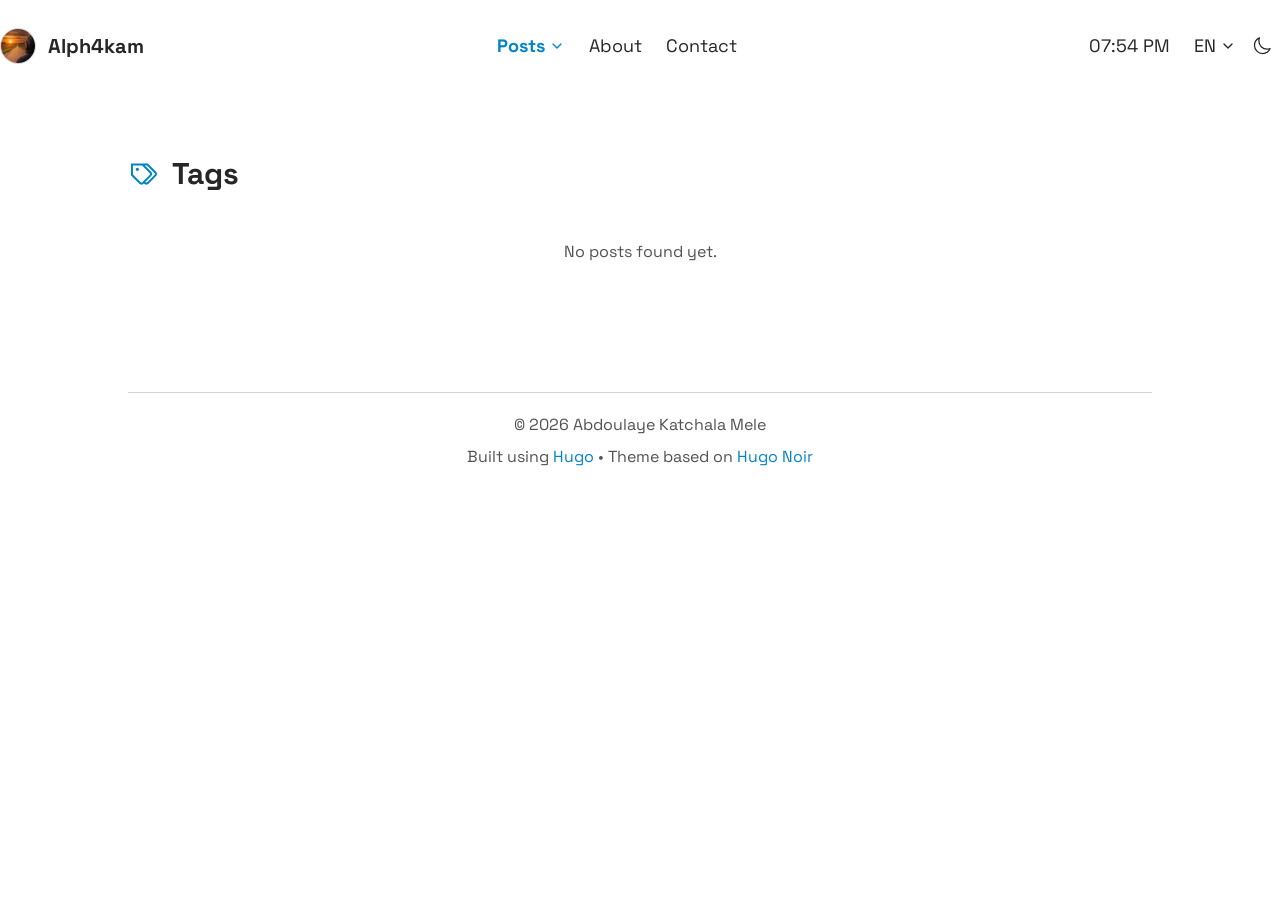
<file: tags/index.html>
<!DOCTYPE html>
<html lang="en" class="scroll-smooth">

<head>
    <meta charset="UTF-8">
    <meta name="viewport" content="width=device-width, initial-scale=1.0">

    
    
    
    
    
    <title>Alph4kam | Tags</title>

    <meta name="description" content="Personal cybersecurity portfolio and blog focused on reverse engineering, binary exploitation, and CTF challenges.">
    <meta name="robots" content="max-image-preview:large">
    <link rel="canonical" href="https://alph4kam.fr/tags/">
    <meta property="og:locale" content="en-us">
    <meta property="og:site_name" content="Alph4kam | Blog">
    <meta property="og:type" content="website">
    <meta property="og:title" content="Alph4kam | Tags">
    <meta property="og:description" content="Personal cybersecurity portfolio and blog focused on reverse engineering, binary exploitation, and CTF challenges.">
    <meta property="og:url" content="https://alph4kam.fr/tags/">
    <meta property="og:image"
        content='https://alph4kam.fr/favicons/favicon-512x512.png'>
    <meta property="og:image:secure_url" content='https://alph4kam.fr/favicons/favicon-512x512.png'>

    
    <link rel="icon" type="image/svg+xml" href='https://alph4kam.fr/favicons/favicon.svg'>
    <link rel="icon" sizes="any" href=' https://alph4kam.fr/favicons/favicon.ico'>
    <link rel="apple-touch-icon" sizes="180x180" href='https://alph4kam.fr/favicons/favicon-180x180.png'>
    <link rel="manifest" href=' https://alph4kam.fr/favicons/site.webmanifest'>

    
    <link href="https://fonts.googleapis.com/css2?family=Space+Grotesk:wght@400;500;600;700&display=swap"
        rel="stylesheet">
    
    <link rel="stylesheet" href="/css/main.css">

    
    <link rel="alternate" type="application/rss+xml" title="Alph4kam | Blog" href="/tags/index.xml">
    

    <script>
        const currentTheme = localStorage.getItem('color-theme');
        if (currentTheme === 'dark') {
            document.documentElement.classList.add('dark');
        } else if (currentTheme === 'light') {
            document.documentElement.classList.remove('dark');
        } else if (window.matchMedia('(prefers-color-scheme: dark)').matches) {
            document.documentElement.classList.add('dark');
        }
    </script>
</head>

<body
    class="min-h-screen bg-bg-primary-light dark:bg-bg-primary-dark text-text-primary-light dark:text-text-primary-dark">
    
<header class="py-6 relative">
    <div class="max-w-7xl mx-auto px-6 lg:px-0">
        <div class="md:flex md:items-center md:justify-between md:gap-8 lg:gap-12">
            <div class="flex justify-between items-center md:flex-shrink-0">
                
                
                
                <a href="https://alph4kam.fr/"
                    class="flex items-center gap-3 text-base md:text-lg lg:text-xl font-bold hover:text-text-tertiary-light dark:hover:text-text-tertiary-dark transition-colors duration-200">
                    
                    <img src="/images/profile.jpg" alt="Alph4kam profile"
                        class="w-9 h-9 rounded-full object-cover object-right border border-border-secondary-light dark:border-border-secondary-dark"
                        decoding="async" />
                    
                    <span>Alph4kam</span>
                </a>
                
                
                <button id="mobile-menu-button"
                    class="md:hidden text-text-secondary-light dark:text-text-secondary-dark hover:text-text-primary-light dark:hover:text-text-primary-dark focus:outline-none">
                    <svg class="w-6 h-6" fill="none" stroke="currentColor" viewBox="0 0 24 24">
                        <path stroke-linecap="round" stroke-linejoin="round" stroke-width="2"
                            d="M4 6h16M4 12h16M4 18h16"></path>
                    </svg>
                </button>
            </div>
            
            <nav class="hidden md:flex flex-wrap justify-center items-center gap-6">
                
                
                <div class="menu-group relative block">
                    <button type="button"
                        class='menu-toggle flex items-center gap-1 cursor-pointer text-sm lg:text-lg hover:text-text-tertiary-light dark:hover:text-text-tertiary-dark transition-colors duration-200 text-accent-light dark:text-accent-dark font-bold'
                        aria-haspopup="true" aria-expanded="false">
                        Posts
                        
                        <svg xmlns="http://www.w3.org/2000/svg" width="16" height="16" viewBox="0 0 24 24" fill="none" stroke="currentColor" stroke-width="2" stroke-linecap="round" stroke-linejoin="round">
    <path d="m6 9 6 6 6-6"/>
</svg>
                        
                    </button>
                    <div
                        class="menu-dropdown absolute top-full left-0 min-w-[180px] mt-[0.35rem] p-[0.35rem] rounded-lg z-30 bg-bg-secondary-light dark:bg-bg-secondary-dark border-border-secondary-light dark:border-border-secondary-dark shadow-lg overflow-hidden hidden">
                        
                        <a href="https://alph4kam.fr/blogs/"
                            class='px-4 py-3 block no-underline rounded-md text-xs lg:text-base hover:text-text-tertiary-light dark:hover:text-text-tertiary-dark hover:bg-bg-primary-light dark:hover:bg-bg-tertiary-dark transition-colors duration-200 '>All</a>
                        
                        <a href="https://alph4kam.fr/tags/"
                            class='px-4 py-3 block no-underline rounded-md text-xs lg:text-base hover:text-text-tertiary-light dark:hover:text-text-tertiary-dark hover:bg-bg-primary-light dark:hover:bg-bg-tertiary-dark transition-colors duration-200 text-accent-light dark:text-accent-dark ont-bold'>Tags</a>
                        
                        <a href="https://alph4kam.fr/categories/"
                            class='px-4 py-3 block no-underline rounded-md text-xs lg:text-base hover:text-text-tertiary-light dark:hover:text-text-tertiary-dark hover:bg-bg-primary-light dark:hover:bg-bg-tertiary-dark transition-colors duration-200 '>Categories</a>
                        
                    </div>
                </div>
                
                
                
                <a href="https://alph4kam.fr/about/"
                    class='block text-sm lg:text-lg hover:text-text-tertiary-light dark:hover:text-text-tertiary-dark transition-colors duration-200 '>About</a>
                
                
                
                <a href="https://alph4kam.fr/contact/"
                    class='block text-sm lg:text-lg hover:text-text-tertiary-light dark:hover:text-text-tertiary-dark transition-colors duration-200 '>Contact</a>
                
                
            </nav>
            
            <div class="hidden md:flex justify-end items-center">
                <div class="flex items-center">
                    <div id="local-time" class="text-sm lg:text-lg transition-colors duration-200">
                    </div>
                </div>
                <div class="language-switcher relative block ml-4">
                    <button type="button"
                        class="language-switcher-btn flex items-center gap-1 cursor-pointer text-sm lg:text-lg hover:text-text-tertiary-light dark:hover:text-text-tertiary-dark transition-colors duration-200 p-2 rounded-md"
                        aria-haspopup="true" aria-expanded="false">
                        EN
                        
                        <svg xmlns="http://www.w3.org/2000/svg" width="16" height="16" viewBox="0 0 24 24" fill="none" stroke="currentColor" stroke-width="2" stroke-linecap="round" stroke-linejoin="round">
    <path d="m6 9 6 6 6-6"/>
</svg>
                        
                    </button>
                    <div
                        class="language-dropdown absolute top-full left-0 min-w-[180px] mt-[0.35rem] p-[0.35rem] rounded-lg z-30 border border-border-secondary-light dark:border-border-secondary-dark shadow-lg overflow-hidden hidden">
                        
                        
                        
                        
                        
                        <a href="https://alph4kam.fr/en"
                            class="px-4 py-3 block no-underline rounded-md text-sm lg:text-lg hover:text-text-tertiary-light dark:hover:text-text-tertiary-dark hover:bg-bg-primary-light dark:hover:bg-bg-tertiary-dark transition-colors duration-200 text-accent-light dark:text-accent-dark font-bold">
                            English
                        </a>
                        
                        
                        
                        
                        
                        
                        
                        <a href="https://alph4kam.fr/fr/tags/"
                            class="px-4 py-3 block no-underline rounded-md text-sm lg:text-lg hover:text-text-tertiary-light dark:hover:text-text-tertiary-dark hover:bg-bg-primary-light dark:hover:bg-bg-tertiary-dark transition-colors duration-200 ">
                            Français
                        </a>
                        
                    </div>
                </div>
                <button id="theme-toggle-button-desktop"
                    class="block text-sm lg:text-lg hover:text-text-tertiary-light dark:hover:text-text-tertiary-dark transition-colors duration-200 p-2 rounded-md">
                    <svg id="theme-toggle-dark-icon-desktop" width="24" height="24" viewBox="0 0 24 24" fill="none"
                        xmlns="http://www.w3.org/2000/svg" class="w-5 h-5">
                        <path
                            d="M21.7519 15.0021C20.597 15.484 19.3296 15.7501 18 15.7501C12.6152 15.7501 8.25 11.3849 8.25 6.00011C8.25 4.67052 8.51614 3.40308 8.99806 2.24817C5.47566 3.71798 3 7.19493 3 11.2501C3 16.6349 7.36522 21.0001 12.75 21.0001C16.8052 21.0001 20.2821 18.5245 21.7519 15.0021Z"
                            stroke="currentColor" stroke-width="1.5" stroke-linecap="round" stroke-linejoin="round" />
                    </svg>
                    <svg id="theme-toggle-light-icon-desktop" xmlns="http://www.w3.org/2000/svg" fill="none"
                        viewBox="0 0 24 24" stroke-width="1.5" stroke="currentColor" aria-hidden="true" data-slot="icon"
                        class="w-5 h-5 hidden">
                        <path stroke-linecap="round" stroke-linejoin="round"
                            d="M12 3v2.25m6.364.386-1.591 1.591M21 12h-2.25m-.386 6.364-1.591-1.591M12 18.75V21m-4.773-4.227-1.591 1.591M5.25 12H3m4.227-4.773L5.636 5.636M15.75 12a3.75 3.75 0 1 1-7.5 0 3.75 3.75 0 0 1 7.5 0Z" />
                    </svg>
                </button>
            </div>
        </div>
    </div>

    
    <div id="mobile-menu" class="hidden fixed inset-0 overflow-y-auto z-50 backdrop-blur-2xl">
        <div class="flex flex-col h-full">
            <div class="flex justify-between items-center p-6">
                <span class="text-xl font-bold">Menu</span>
                <div class="flex items-center gap-4">
                    <div class="language-switcher relative block">
                        <button type="button"
                            class="language-switcher-btn flex items-center gap-1 cursor-pointer text-text-secondary-light dark:text-text-secondary-dark hover:text-text-primary-light dark:hover:text-text-primary-dark transition-colors duration-200 p-2 rounded-md"
                            aria-haspopup="true" aria-expanded="false">
                            EN
                            
                            <svg xmlns="http://www.w3.org/2000/svg" width="16" height="16" viewBox="0 0 24 24" fill="none" stroke="currentColor" stroke-width="2" stroke-linecap="round" stroke-linejoin="round">
    <path d="m6 9 6 6 6-6"/>
</svg>
                            
                        </button>
                        <div
                            class="language-dropdown absolute top-full left-0 min-w-[180px] mt-[0.35rem] p-[0.35rem] rounded-lg z-30 border border-border-secondary-light dark:border-border-secondary-dark shadow-lg overflow-hidden hidden">
                            
                            
                            
                            
                            
                            <a href="https://alph4kam.fr/en"
                                class="font-bold px-4 py-3 block no-underline rounded-md hover:text-text-tertiary-light dark:hover:text-text-tertiary-dark hover:bg-bg-primary-light dark:hover:bg-bg-tertiary-dark transition-colors duration-200">
                                English
                            </a>
                            
                            
                            
                            
                            
                            
                            
                            <a href="https://alph4kam.fr/fr/tags/"
                                class=" px-4 py-3 block no-underline rounded-md hover:text-text-tertiary-light dark:hover:text-text-tertiary-dark hover:bg-bg-primary-light dark:hover:bg-bg-tertiary-dark transition-colors duration-200">
                                Français
                            </a>
                            
                        </div>
                    </div>
                    <button id="theme-toggle-button-mobile"
                        class="text-text-primary-light dark:text-text-primary-dark hover:text-text-tertiary-light dark:hover:text-text-tertiary-dark transition-colors duration-200 p-2 rounded-md">
                        <svg id="theme-toggle-dark-icon-mobile" width="24" height="24" viewBox="0 0 24 24" fill="none"
                            xmlns="http://www.w3.org/2000/svg" class="w-5 h-5">
                            <path
                                d="M21.7519 15.0021C20.597 15.484 19.3296 15.7501 18 15.7501C12.6152 15.7501 8.25 11.3849 8.25 6.00011C8.25 4.67052 8.51614 3.40308 8.99806 2.24817C5.47566 3.71798 3 7.19493 3 11.2501C3 16.6349 7.36522 21.0001 12.75 21.0001C16.8052 21.0001 20.2821 18.5245 21.7519 15.0021Z"
                                stroke="currentColor" stroke-width="1.5" stroke-linecap="round"
                                stroke-linejoin="round" />
                        </svg>
                        <svg id="theme-toggle-light-icon-mobile" xmlns="http://www.w3.org/2000/svg" fill="none"
                            viewBox="0 0 24 24" stroke-width="1.5" stroke="currentColor" aria-hidden="true"
                            data-slot="icon" class="w-5 h-5 hidden">
                            <path stroke-linecap="round" stroke-linejoin="round"
                                d="M12 3v2.25m6.364.386-1.591 1.591M21 12h-2.25m-.386 6.364-1.591-1.591M12 18.75V21m-4.773-4.227-1.591 1.591M5.25 12H3m4.227-4.773L5.636 5.636M15.75 12a3.75 3.75 0 1 1-7.5 0 3.75 3.75 0 0 1 7.5 0Z" />
                        </svg>
                    </button>
                    <button id="mobile-menu-close"
                        class="text-text-primary-light dark:text-text-primary-dark hover:text-text-tertiary-light dark:hover:text-text-tertiary-dark transition-colors duration-200 p-2 rounded-md"
                        data-menu>
                        <svg class="w-6 h-6" fill="none" stroke="currentColor" viewBox="0 0 24 24">
                            <path stroke-linecap="round" stroke-linejoin="round" stroke-width="2"
                                d="M6 18L18 6M6 6l12 12"></path>
                        </svg>
                    </button>
                </div>
            </div>
            <nav class="flex flex-col p-6 space-y-4">
                
                
                <div class="space-y-2">
                    <a href="https://alph4kam.fr/blogs/"
                        class='text-xl hover:text-text-tertiary-light dark:hover:text-text-tertiary-dark transition-colors duration-200  text-accent-light dark:text-accent-dark font-bold'
                        data-menu>Posts</a>
                    <div
                        class="pl-4 flex flex-col space-y-2 border-l border-border-secondary-light dark:border-border-secondary-dark">
                        
                        <a href="https://alph4kam.fr/blogs/"
                            class='text-lg hover:text-text-tertiary-light dark:hover:text-text-tertiary-dark transition-colors duration-200 '
                            data-menu>All</a>
                        
                        <a href="https://alph4kam.fr/tags/"
                            class='text-lg hover:text-text-tertiary-light dark:hover:text-text-tertiary-dark transition-colors duration-200  text-accent-light dark:text-accent-darkfont-bold'
                            data-menu>Tags</a>
                        
                        <a href="https://alph4kam.fr/categories/"
                            class='text-lg hover:text-text-tertiary-light dark:hover:text-text-tertiary-dark transition-colors duration-200 '
                            data-menu>Categories</a>
                        
                    </div>
                </div>
                
                
                
                <a href="https://alph4kam.fr/about/"
                    class='text-xl hover:text-text-tertiary-light dark:hover:text-text-tertiary-dark transition-colors duration-200 '
                    data-menu>About</a>
                
                
                
                <a href="https://alph4kam.fr/contact/"
                    class='text-xl hover:text-text-tertiary-light dark:hover:text-text-tertiary-dark transition-colors duration-200 '
                    data-menu>Contact</a>
                
                
            </nav>
            <div class="mt-auto p-6">
                <div class="flex items-center justify-center">
                    <div id="mobile-local-time" class="text-lg text-text-secondary-light dark:text-text-secondary-dark">
                    </div>
                </div>
            </div>
        </div>
    </div>
</header>


<script>
    
    let is12HourFormat = true;
    
</script>
<script src="/js/header.js" defer></script>

    <main>
        
<div class="px-6 lg:px-0 max-w-5xl mx-auto mt-16">
    <h1 class="text-3xl font-bold mb-10 flex items-center gap-3">
        
        
        <span class="text-accent-light dark:text-accent-dark ergonomy-icon">
            <?xml version="1.0" encoding="utf-8"?>
<svg width="800px" height="800px" viewBox="0 0 24 24" fill="none" xmlns="http://www.w3.org/2000/svg">
<path d="M21.07 10.3L15.07 4.29996C14.93 4.15996 14.74 4.07996 14.54 4.07996H3C2.59 4.07996 2.25 4.41996 2.25 4.82996V12.71C2.25 12.91 2.33 13.1 2.47 13.24L8.47 19.23C8.91 19.67 9.49 19.91 10.11 19.91C10.73 19.91 11.32 19.67 11.75 19.23L11.97 19.01C12.01 19.09 12.05 19.17 12.12 19.23C12.57 19.68 13.17 19.91 13.76 19.91C14.35 19.91 14.95 19.68 15.41 19.23L21.06 13.58C21.96 12.68 21.96 11.21 21.06 10.3H21.07ZM10.7 18.17C10.54 18.33 10.34 18.41 10.12 18.41C9.9 18.41 9.69 18.32 9.54 18.17L3.75 12.4V5.57996H10.57L16.35 11.36C16.67 11.68 16.67 12.2 16.35 12.52L10.7 18.17ZM20.01 12.52L14.36 18.17C14.04 18.49 13.51 18.49 13.19 18.17C13.12 18.1 13.05 18.06 12.96 18.02L17.4 13.58C18.3 12.67 18.3 11.2 17.4 10.3L12.68 5.57996H14.22L20 11.36C20.32 11.68 20.32 12.2 20 12.52H20.01ZM8.25 8.49996C8.25 9.18996 7.69 9.74996 7 9.74996C6.31 9.74996 5.75 9.18996 5.75 8.49996C5.75 7.80996 6.31 7.24996 7 7.24996C7.69 7.24996 8.25 7.80996 8.25 8.49996Z" fill="currentColor"/>
</svg>
        </span>
        
        Tags
    </h1>
    
    
    <p class="text-center text-text-secondary-light dark:text-text-secondary-dark mt-12">No posts found yet.</p>
    
</div>

    </main>
    
<footer class="mt-32 text-center">
    <div class="max-w-5xl mx-auto">
        <div class="border-t border-border-secondary-light dark:border-border-secondary-dark pt-5">
            <div class="flex flex-col items-center justify-center gap-2">
                
                
                <p class="text-text-secondary-light dark:text-text-secondary-dark text-xm ">© 2026 Abdoulaye Katchala Mele</p>
                
                <p class="text-text-secondary-light dark:text-text-secondary-dark text-xm pb-12">Built using <a
                        href="https://gohugo.io/" target="_blank"
                        class="text-accent-light dark:text-accent-dark hover:text-text-primary-light dark:hover:text-text-primary-dark">Hugo</a>
                    •
                    Theme based on <a href="https://themes.gohugo.io/themes/hugo-noir/" target="_blank"
                        class="text-accent-light dark:text-accent-dark hover:text-text-primary-light dark:hover:text-text-primary-dark">Hugo
                        Noir</a>
                </p>

            </div>
        </div>
    </div>
</footer>
</body>

</html>
</file>
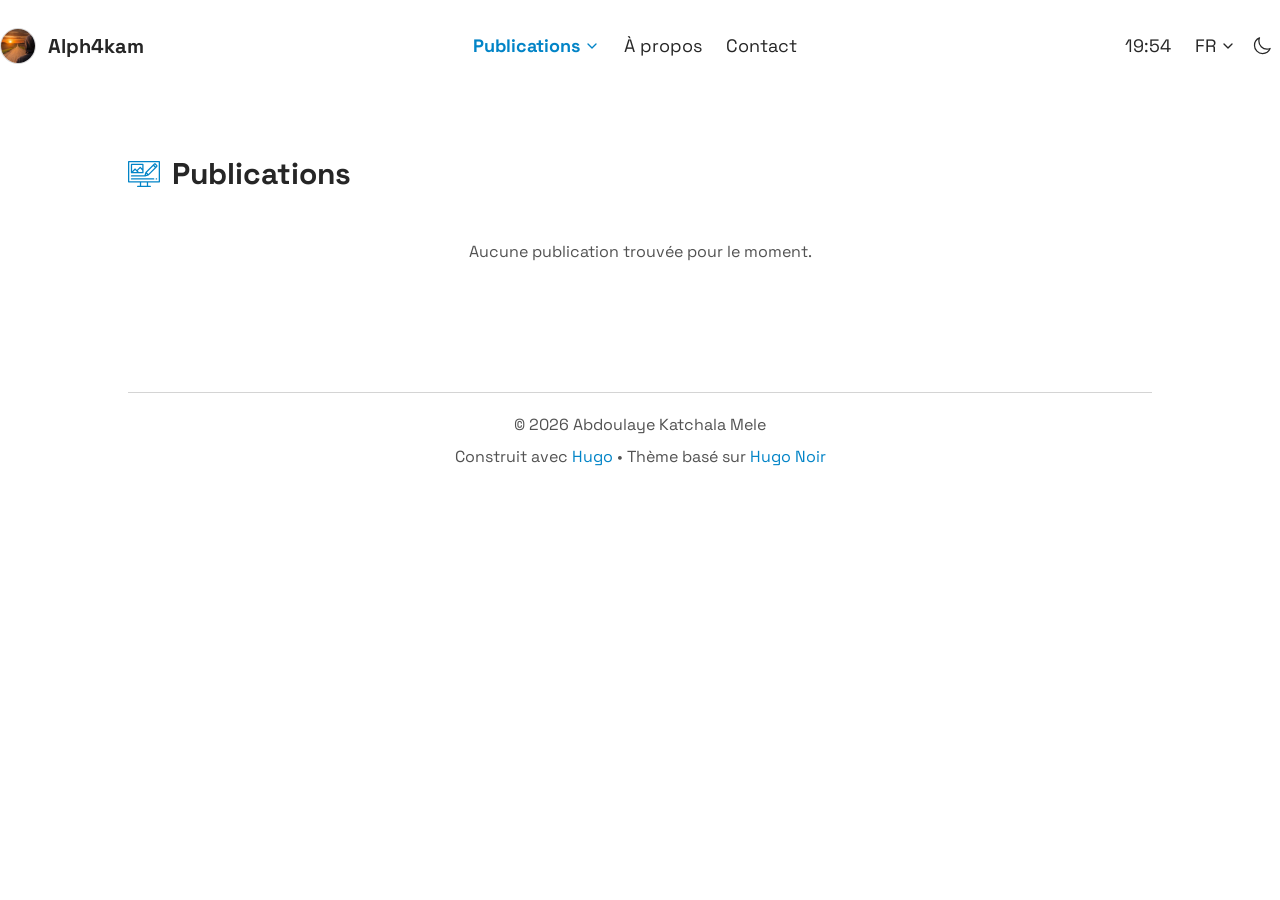
<file: fr/blogs/index.html>
<!DOCTYPE html>
<html lang="en" class="scroll-smooth">

<head>
    <meta charset="UTF-8">
    <meta name="viewport" content="width=device-width, initial-scale=1.0">

    
    
    
    <title>Alph4kam | Publications</title>

    <meta name="description" content="Articles de cybersécurité comprenant des write-ups de CTF, du reverse engineering et de l’exploitation binaire.">
    <meta name="robots" content="max-image-preview:large">
    <link rel="canonical" href="https://alph4kam.fr/fr/blogs/">
    <meta property="og:locale" content="fr">
    <meta property="og:site_name" content="Alph4kam | Blog">
    <meta property="og:type" content="website">
    <meta property="og:title" content="Alph4kam | Publications">
    <meta property="og:description" content="Articles de cybersécurité comprenant des write-ups de CTF, du reverse engineering et de l’exploitation binaire.">
    <meta property="og:url" content="https://alph4kam.fr/fr/blogs/">
    <meta property="og:image"
        content='https://alph4kam.fr/favicons/favicon-512x512.png'>
    <meta property="og:image:secure_url" content='https://alph4kam.fr/favicons/favicon-512x512.png'>

    
    <link rel="icon" type="image/svg+xml" href='https://alph4kam.fr/favicons/favicon.svg'>
    <link rel="icon" sizes="any" href=' https://alph4kam.fr/favicons/favicon.ico'>
    <link rel="apple-touch-icon" sizes="180x180" href='https://alph4kam.fr/favicons/favicon-180x180.png'>
    <link rel="manifest" href=' https://alph4kam.fr/favicons/site.webmanifest'>

    
    <link href="https://fonts.googleapis.com/css2?family=Space+Grotesk:wght@400;500;600;700&display=swap"
        rel="stylesheet">
    
    <link rel="stylesheet" href="/css/main.css">

    
    <link rel="alternate" type="application/rss+xml" title="Alph4kam | Blog" href="/fr/blogs/index.xml">
    

    <script>
        const currentTheme = localStorage.getItem('color-theme');
        if (currentTheme === 'dark') {
            document.documentElement.classList.add('dark');
        } else if (currentTheme === 'light') {
            document.documentElement.classList.remove('dark');
        } else if (window.matchMedia('(prefers-color-scheme: dark)').matches) {
            document.documentElement.classList.add('dark');
        }
    </script>
</head>

<body
    class="min-h-screen bg-bg-primary-light dark:bg-bg-primary-dark text-text-primary-light dark:text-text-primary-dark">
    
<header class="py-6 relative">
    <div class="max-w-7xl mx-auto px-6 lg:px-0">
        <div class="md:flex md:items-center md:justify-between md:gap-8 lg:gap-12">
            <div class="flex justify-between items-center md:flex-shrink-0">
                
                
                
                <a href="https://alph4kam.fr/fr/"
                    class="flex items-center gap-3 text-base md:text-lg lg:text-xl font-bold hover:text-text-tertiary-light dark:hover:text-text-tertiary-dark transition-colors duration-200">
                    
                    <img src="/images/profile.jpg" alt="Alph4kam profile"
                        class="w-9 h-9 rounded-full object-cover object-right border border-border-secondary-light dark:border-border-secondary-dark"
                        decoding="async" />
                    
                    <span>Alph4kam</span>
                </a>
                
                
                <button id="mobile-menu-button"
                    class="md:hidden text-text-secondary-light dark:text-text-secondary-dark hover:text-text-primary-light dark:hover:text-text-primary-dark focus:outline-none">
                    <svg class="w-6 h-6" fill="none" stroke="currentColor" viewBox="0 0 24 24">
                        <path stroke-linecap="round" stroke-linejoin="round" stroke-width="2"
                            d="M4 6h16M4 12h16M4 18h16"></path>
                    </svg>
                </button>
            </div>
            
            <nav class="hidden md:flex flex-wrap justify-center items-center gap-6">
                
                
                <div class="menu-group relative block">
                    <button type="button"
                        class='menu-toggle flex items-center gap-1 cursor-pointer text-sm lg:text-lg hover:text-text-tertiary-light dark:hover:text-text-tertiary-dark transition-colors duration-200 text-accent-light dark:text-accent-dark font-bold'
                        aria-haspopup="true" aria-expanded="false">
                        Publications
                        
                        <svg xmlns="http://www.w3.org/2000/svg" width="16" height="16" viewBox="0 0 24 24" fill="none" stroke="currentColor" stroke-width="2" stroke-linecap="round" stroke-linejoin="round">
    <path d="m6 9 6 6 6-6"/>
</svg>
                        
                    </button>
                    <div
                        class="menu-dropdown absolute top-full left-0 min-w-[180px] mt-[0.35rem] p-[0.35rem] rounded-lg z-30 bg-bg-secondary-light dark:bg-bg-secondary-dark border-border-secondary-light dark:border-border-secondary-dark shadow-lg overflow-hidden hidden">
                        
                        <a href="https://alph4kam.fr/fr/blogs/"
                            class='px-4 py-3 block no-underline rounded-md text-xs lg:text-base hover:text-text-tertiary-light dark:hover:text-text-tertiary-dark hover:bg-bg-primary-light dark:hover:bg-bg-tertiary-dark transition-colors duration-200 text-accent-light dark:text-accent-dark ont-bold'>Tous</a>
                        
                        <a href="https://alph4kam.fr/fr/tags/"
                            class='px-4 py-3 block no-underline rounded-md text-xs lg:text-base hover:text-text-tertiary-light dark:hover:text-text-tertiary-dark hover:bg-bg-primary-light dark:hover:bg-bg-tertiary-dark transition-colors duration-200 '>Tags</a>
                        
                        <a href="https://alph4kam.fr/fr/categories/"
                            class='px-4 py-3 block no-underline rounded-md text-xs lg:text-base hover:text-text-tertiary-light dark:hover:text-text-tertiary-dark hover:bg-bg-primary-light dark:hover:bg-bg-tertiary-dark transition-colors duration-200 '>Catégories</a>
                        
                    </div>
                </div>
                
                
                
                <a href="https://alph4kam.fr/fr/about/"
                    class='block text-sm lg:text-lg hover:text-text-tertiary-light dark:hover:text-text-tertiary-dark transition-colors duration-200 '>À propos</a>
                
                
                
                <a href="https://alph4kam.fr/fr/contact/"
                    class='block text-sm lg:text-lg hover:text-text-tertiary-light dark:hover:text-text-tertiary-dark transition-colors duration-200 '>Contact</a>
                
                
            </nav>
            
            <div class="hidden md:flex justify-end items-center">
                <div class="flex items-center">
                    <div id="local-time" class="text-sm lg:text-lg transition-colors duration-200">
                    </div>
                </div>
                <div class="language-switcher relative block ml-4">
                    <button type="button"
                        class="language-switcher-btn flex items-center gap-1 cursor-pointer text-sm lg:text-lg hover:text-text-tertiary-light dark:hover:text-text-tertiary-dark transition-colors duration-200 p-2 rounded-md"
                        aria-haspopup="true" aria-expanded="false">
                        FR
                        
                        <svg xmlns="http://www.w3.org/2000/svg" width="16" height="16" viewBox="0 0 24 24" fill="none" stroke="currentColor" stroke-width="2" stroke-linecap="round" stroke-linejoin="round">
    <path d="m6 9 6 6 6-6"/>
</svg>
                        
                    </button>
                    <div
                        class="language-dropdown absolute top-full left-0 min-w-[180px] mt-[0.35rem] p-[0.35rem] rounded-lg z-30 border border-border-secondary-light dark:border-border-secondary-dark shadow-lg overflow-hidden hidden">
                        
                        
                        
                        
                        
                        
                        
                        <a href="https://alph4kam.fr/blogs/"
                            class="px-4 py-3 block no-underline rounded-md text-sm lg:text-lg hover:text-text-tertiary-light dark:hover:text-text-tertiary-dark hover:bg-bg-primary-light dark:hover:bg-bg-tertiary-dark transition-colors duration-200 ">
                            English
                        </a>
                        
                        
                        
                        
                        
                        <a href="https://alph4kam.fr/fr"
                            class="px-4 py-3 block no-underline rounded-md text-sm lg:text-lg hover:text-text-tertiary-light dark:hover:text-text-tertiary-dark hover:bg-bg-primary-light dark:hover:bg-bg-tertiary-dark transition-colors duration-200 text-accent-light dark:text-accent-dark font-bold">
                            Français
                        </a>
                        
                    </div>
                </div>
                <button id="theme-toggle-button-desktop"
                    class="block text-sm lg:text-lg hover:text-text-tertiary-light dark:hover:text-text-tertiary-dark transition-colors duration-200 p-2 rounded-md">
                    <svg id="theme-toggle-dark-icon-desktop" width="24" height="24" viewBox="0 0 24 24" fill="none"
                        xmlns="http://www.w3.org/2000/svg" class="w-5 h-5">
                        <path
                            d="M21.7519 15.0021C20.597 15.484 19.3296 15.7501 18 15.7501C12.6152 15.7501 8.25 11.3849 8.25 6.00011C8.25 4.67052 8.51614 3.40308 8.99806 2.24817C5.47566 3.71798 3 7.19493 3 11.2501C3 16.6349 7.36522 21.0001 12.75 21.0001C16.8052 21.0001 20.2821 18.5245 21.7519 15.0021Z"
                            stroke="currentColor" stroke-width="1.5" stroke-linecap="round" stroke-linejoin="round" />
                    </svg>
                    <svg id="theme-toggle-light-icon-desktop" xmlns="http://www.w3.org/2000/svg" fill="none"
                        viewBox="0 0 24 24" stroke-width="1.5" stroke="currentColor" aria-hidden="true" data-slot="icon"
                        class="w-5 h-5 hidden">
                        <path stroke-linecap="round" stroke-linejoin="round"
                            d="M12 3v2.25m6.364.386-1.591 1.591M21 12h-2.25m-.386 6.364-1.591-1.591M12 18.75V21m-4.773-4.227-1.591 1.591M5.25 12H3m4.227-4.773L5.636 5.636M15.75 12a3.75 3.75 0 1 1-7.5 0 3.75 3.75 0 0 1 7.5 0Z" />
                    </svg>
                </button>
            </div>
        </div>
    </div>

    
    <div id="mobile-menu" class="hidden fixed inset-0 overflow-y-auto z-50 backdrop-blur-2xl">
        <div class="flex flex-col h-full">
            <div class="flex justify-between items-center p-6">
                <span class="text-xl font-bold">Menu</span>
                <div class="flex items-center gap-4">
                    <div class="language-switcher relative block">
                        <button type="button"
                            class="language-switcher-btn flex items-center gap-1 cursor-pointer text-text-secondary-light dark:text-text-secondary-dark hover:text-text-primary-light dark:hover:text-text-primary-dark transition-colors duration-200 p-2 rounded-md"
                            aria-haspopup="true" aria-expanded="false">
                            FR
                            
                            <svg xmlns="http://www.w3.org/2000/svg" width="16" height="16" viewBox="0 0 24 24" fill="none" stroke="currentColor" stroke-width="2" stroke-linecap="round" stroke-linejoin="round">
    <path d="m6 9 6 6 6-6"/>
</svg>
                            
                        </button>
                        <div
                            class="language-dropdown absolute top-full left-0 min-w-[180px] mt-[0.35rem] p-[0.35rem] rounded-lg z-30 border border-border-secondary-light dark:border-border-secondary-dark shadow-lg overflow-hidden hidden">
                            
                            
                            
                            
                            
                            
                            
                            <a href="https://alph4kam.fr/blogs/"
                                class=" px-4 py-3 block no-underline rounded-md hover:text-text-tertiary-light dark:hover:text-text-tertiary-dark hover:bg-bg-primary-light dark:hover:bg-bg-tertiary-dark transition-colors duration-200">
                                English
                            </a>
                            
                            
                            
                            
                            
                            <a href="https://alph4kam.fr/fr"
                                class="font-bold px-4 py-3 block no-underline rounded-md hover:text-text-tertiary-light dark:hover:text-text-tertiary-dark hover:bg-bg-primary-light dark:hover:bg-bg-tertiary-dark transition-colors duration-200">
                                Français
                            </a>
                            
                        </div>
                    </div>
                    <button id="theme-toggle-button-mobile"
                        class="text-text-primary-light dark:text-text-primary-dark hover:text-text-tertiary-light dark:hover:text-text-tertiary-dark transition-colors duration-200 p-2 rounded-md">
                        <svg id="theme-toggle-dark-icon-mobile" width="24" height="24" viewBox="0 0 24 24" fill="none"
                            xmlns="http://www.w3.org/2000/svg" class="w-5 h-5">
                            <path
                                d="M21.7519 15.0021C20.597 15.484 19.3296 15.7501 18 15.7501C12.6152 15.7501 8.25 11.3849 8.25 6.00011C8.25 4.67052 8.51614 3.40308 8.99806 2.24817C5.47566 3.71798 3 7.19493 3 11.2501C3 16.6349 7.36522 21.0001 12.75 21.0001C16.8052 21.0001 20.2821 18.5245 21.7519 15.0021Z"
                                stroke="currentColor" stroke-width="1.5" stroke-linecap="round"
                                stroke-linejoin="round" />
                        </svg>
                        <svg id="theme-toggle-light-icon-mobile" xmlns="http://www.w3.org/2000/svg" fill="none"
                            viewBox="0 0 24 24" stroke-width="1.5" stroke="currentColor" aria-hidden="true"
                            data-slot="icon" class="w-5 h-5 hidden">
                            <path stroke-linecap="round" stroke-linejoin="round"
                                d="M12 3v2.25m6.364.386-1.591 1.591M21 12h-2.25m-.386 6.364-1.591-1.591M12 18.75V21m-4.773-4.227-1.591 1.591M5.25 12H3m4.227-4.773L5.636 5.636M15.75 12a3.75 3.75 0 1 1-7.5 0 3.75 3.75 0 0 1 7.5 0Z" />
                        </svg>
                    </button>
                    <button id="mobile-menu-close"
                        class="text-text-primary-light dark:text-text-primary-dark hover:text-text-tertiary-light dark:hover:text-text-tertiary-dark transition-colors duration-200 p-2 rounded-md"
                        data-menu>
                        <svg class="w-6 h-6" fill="none" stroke="currentColor" viewBox="0 0 24 24">
                            <path stroke-linecap="round" stroke-linejoin="round" stroke-width="2"
                                d="M6 18L18 6M6 6l12 12"></path>
                        </svg>
                    </button>
                </div>
            </div>
            <nav class="flex flex-col p-6 space-y-4">
                
                
                <div class="space-y-2">
                    <a href="https://alph4kam.fr/fr/blogs/"
                        class='text-xl hover:text-text-tertiary-light dark:hover:text-text-tertiary-dark transition-colors duration-200  text-accent-light dark:text-accent-dark font-bold'
                        data-menu>Publications</a>
                    <div
                        class="pl-4 flex flex-col space-y-2 border-l border-border-secondary-light dark:border-border-secondary-dark">
                        
                        <a href="https://alph4kam.fr/fr/blogs/"
                            class='text-lg hover:text-text-tertiary-light dark:hover:text-text-tertiary-dark transition-colors duration-200  text-accent-light dark:text-accent-darkfont-bold'
                            data-menu>Tous</a>
                        
                        <a href="https://alph4kam.fr/fr/tags/"
                            class='text-lg hover:text-text-tertiary-light dark:hover:text-text-tertiary-dark transition-colors duration-200 '
                            data-menu>Tags</a>
                        
                        <a href="https://alph4kam.fr/fr/categories/"
                            class='text-lg hover:text-text-tertiary-light dark:hover:text-text-tertiary-dark transition-colors duration-200 '
                            data-menu>Catégories</a>
                        
                    </div>
                </div>
                
                
                
                <a href="https://alph4kam.fr/fr/about/"
                    class='text-xl hover:text-text-tertiary-light dark:hover:text-text-tertiary-dark transition-colors duration-200 '
                    data-menu>À propos</a>
                
                
                
                <a href="https://alph4kam.fr/fr/contact/"
                    class='text-xl hover:text-text-tertiary-light dark:hover:text-text-tertiary-dark transition-colors duration-200 '
                    data-menu>Contact</a>
                
                
            </nav>
            <div class="mt-auto p-6">
                <div class="flex items-center justify-center">
                    <div id="mobile-local-time" class="text-lg text-text-secondary-light dark:text-text-secondary-dark">
                    </div>
                </div>
            </div>
        </div>
    </div>
</header>


<script>
    
    let is12HourFormat = false;
    
</script>
<script src="/js/header.js" defer></script>

    <main>
        
<div class="px-6 lg:px-0 max-w-5xl mx-auto mt-16">
    <h1 class="text-3xl font-bold mb-10 flex items-center gap-3">
        
        <span class="text-accent-light dark:text-accent-dark ergonomy-icon">
            <?xml version="1.0" encoding="iso-8859-1"?>
<svg fill="currentColor" height="800px" width="800px" version="1.1" id="Layer_1" xmlns="http://www.w3.org/2000/svg" xmlns:xlink="http://www.w3.org/1999/xlink" 
	 viewBox="0 0 512 512" xml:space="preserve">
<g>
	<g>
		<path d="M501.801,47.923H10.199C4.566,47.923,0,52.489,0,58.122v322.581c0,5.633,4.566,10.199,10.199,10.199h179.845v52.775
			h-36.179c-5.633,0-10.199,4.566-10.199,10.199c0,5.633,4.566,10.199,10.199,10.199h204.27v0.001
			c5.633,0,10.199-4.566,10.199-10.199c0-5.633-4.566-10.199-10.199-10.199h-36.179v-52.775h179.845
			c5.633,0,10.199-4.566,10.199-10.199V58.122C512,52.489,507.434,47.923,501.801,47.923z M301.558,443.679h-91.116v-52.775h91.116
			V443.679z M491.602,370.504H20.398V68.321h471.203V370.504z"/>
	</g>
</g>
<g>
	<g>
		<path d="M238.659,92.178H55.75c-5.633,0-10.199,4.566-10.199,10.199v131.818c0,5.633,4.566,10.199,10.199,10.199h182.909
			c5.633,0,10.199-4.566,10.199-10.199V102.378C248.859,96.745,244.292,92.178,238.659,92.178z M80.847,223.996l32.413-32.413
			l32.413,32.413H80.847z M228.46,223.997h-54.065v-0.001c-0.261-0.337-0.537-0.664-0.846-0.973l-17.522-17.522l39.683-39.683
			l32.751,32.751V223.997z M228.46,169.72l-25.54-25.539c-3.983-3.983-10.441-3.982-14.424,0l-46.895,46.895l-21.13-21.13
			c-3.983-3.983-10.441-3.983-14.425,0l-40.099,40.099v-97.469H228.46V169.72z"/>
	</g>
</g>
<g>
	<g>
		<path d="M465.262,110.547l-18.462-18.463c-9.398-9.397-24.687-9.396-34.084,0L280.37,224.431
			c-1.231,1.231-2.079,2.699-2.549,4.257l-0.001,0.001l-0.002,0.008c-0.008,0.026-0.015,0.051-0.023,0.076L263.47,276.11H55.75
			c-5.633,0-10.199,4.566-10.199,10.199c0,5.633,4.566,10.199,10.199,10.199h215.28c0.003,0,0.007,0,0.01,0c0.002,0,0.004,0,0.007,0
			h0.312c1.496,0,2.913-0.33,4.193-0.909l53.106-16.072l0.001-0.001c1.593-0.482,3.059-1.351,4.256-2.549l132.347-132.347
			c4.552-4.552,7.059-10.605,7.059-17.042C472.321,121.15,469.814,115.098,465.262,110.547z M286.319,271.028l6.092-20.131
			l14.039,14.039L286.319,271.028z M325.703,255.341l-23.698-23.698l103.538-103.538l23.698,23.698L325.703,255.341z
			 M450.839,130.207l-7.174,7.173l-23.698-23.699l7.174-7.173c1.443-1.444,3.793-1.444,5.236,0l18.462,18.463
			c0.943,0.943,1.084,2.045,1.084,2.618C451.924,128.162,451.783,129.264,450.839,130.207z"/>
	</g>
</g>
<g>
	<g>
		<path d="M412.048,325.158H55.75c-5.633,0-10.199,4.566-10.199,10.199c0,5.633,4.566,10.199,10.199,10.199h356.298
			c5.633,0,10.199-4.566,10.199-10.199C422.247,329.724,417.681,325.158,412.048,325.158z"/>
	</g>
</g>
<g>
	<g>
		<path d="M457.333,325.158h-5.509c-5.633,0-10.199,4.566-10.199,10.199c0,5.633,4.566,10.199,10.199,10.199h5.509
			c5.633,0,10.199-4.566,10.199-10.199C467.533,329.724,462.966,325.158,457.333,325.158z"/>
	</g>
</g>
</svg>
        </span>
        
        Publications
    </h1>
    
    
    <p class="text-center text-text-secondary-light dark:text-text-secondary-dark mt-12">Aucune publication trouvée pour le moment.</p>
    
</div>

    </main>
    
<footer class="mt-32 text-center">
    <div class="max-w-5xl mx-auto">
        <div class="border-t border-border-secondary-light dark:border-border-secondary-dark pt-5">
            <div class="flex flex-col items-center justify-center gap-2">
                
                
                <p class="text-text-secondary-light dark:text-text-secondary-dark text-xm ">© 2026 Abdoulaye Katchala Mele</p>
                
                <p class="text-text-secondary-light dark:text-text-secondary-dark text-xm pb-12">Construit avec <a
                        href="https://gohugo.io/" target="_blank"
                        class="text-accent-light dark:text-accent-dark hover:text-text-primary-light dark:hover:text-text-primary-dark">Hugo</a>
                    •
                    Thème basé sur <a href="https://themes.gohugo.io/themes/hugo-noir/" target="_blank"
                        class="text-accent-light dark:text-accent-dark hover:text-text-primary-light dark:hover:text-text-primary-dark">Hugo
                        Noir</a>
                </p>

            </div>
        </div>
    </div>
</footer>
</body>

</html>
</file>
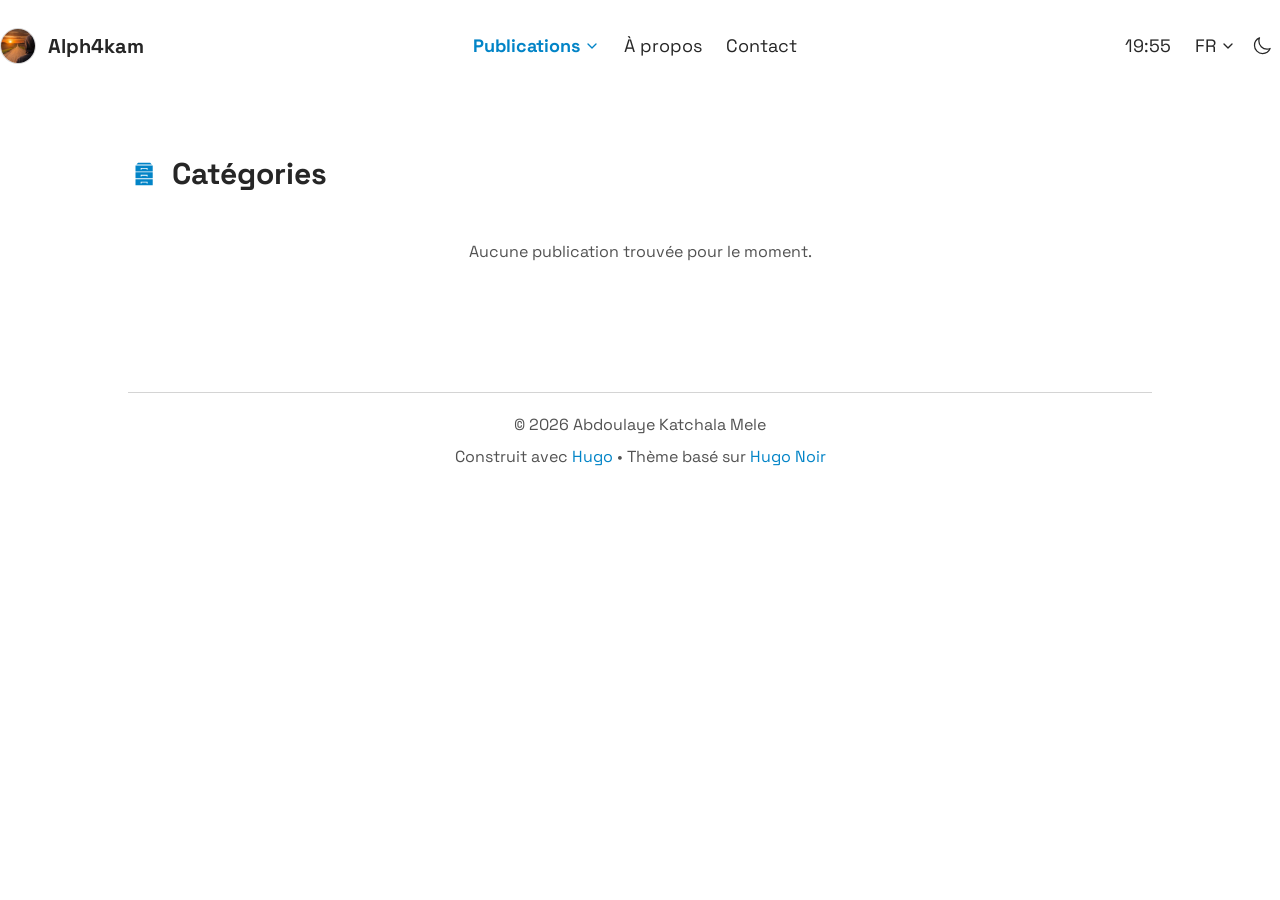
<file: fr/categories/index.html>
<!DOCTYPE html>
<html lang="en" class="scroll-smooth">

<head>
    <meta charset="UTF-8">
    <meta name="viewport" content="width=device-width, initial-scale=1.0">

    
    
    
    
    
    <title>Alph4kam | Catégories</title>

    <meta name="description" content="Portfolio et blog en cybersécurité présentant des write-ups de CTF, du reverse engineering et de l’exploitation binaire.">
    <meta name="robots" content="max-image-preview:large">
    <link rel="canonical" href="https://alph4kam.fr/fr/categories/">
    <meta property="og:locale" content="fr">
    <meta property="og:site_name" content="Alph4kam | Blog">
    <meta property="og:type" content="website">
    <meta property="og:title" content="Alph4kam | Catégories">
    <meta property="og:description" content="Portfolio et blog en cybersécurité présentant des write-ups de CTF, du reverse engineering et de l’exploitation binaire.">
    <meta property="og:url" content="https://alph4kam.fr/fr/categories/">
    <meta property="og:image"
        content='https://alph4kam.fr/favicons/favicon-512x512.png'>
    <meta property="og:image:secure_url" content='https://alph4kam.fr/favicons/favicon-512x512.png'>

    
    <link rel="icon" type="image/svg+xml" href='https://alph4kam.fr/favicons/favicon.svg'>
    <link rel="icon" sizes="any" href=' https://alph4kam.fr/favicons/favicon.ico'>
    <link rel="apple-touch-icon" sizes="180x180" href='https://alph4kam.fr/favicons/favicon-180x180.png'>
    <link rel="manifest" href=' https://alph4kam.fr/favicons/site.webmanifest'>

    
    <link href="https://fonts.googleapis.com/css2?family=Space+Grotesk:wght@400;500;600;700&display=swap"
        rel="stylesheet">
    
    <link rel="stylesheet" href="/css/main.css">

    
    <link rel="alternate" type="application/rss+xml" title="Alph4kam | Blog" href="/fr/categories/index.xml">
    

    <script>
        const currentTheme = localStorage.getItem('color-theme');
        if (currentTheme === 'dark') {
            document.documentElement.classList.add('dark');
        } else if (currentTheme === 'light') {
            document.documentElement.classList.remove('dark');
        } else if (window.matchMedia('(prefers-color-scheme: dark)').matches) {
            document.documentElement.classList.add('dark');
        }
    </script>
</head>

<body
    class="min-h-screen bg-bg-primary-light dark:bg-bg-primary-dark text-text-primary-light dark:text-text-primary-dark">
    
<header class="py-6 relative">
    <div class="max-w-7xl mx-auto px-6 lg:px-0">
        <div class="md:flex md:items-center md:justify-between md:gap-8 lg:gap-12">
            <div class="flex justify-between items-center md:flex-shrink-0">
                
                
                
                <a href="https://alph4kam.fr/fr/"
                    class="flex items-center gap-3 text-base md:text-lg lg:text-xl font-bold hover:text-text-tertiary-light dark:hover:text-text-tertiary-dark transition-colors duration-200">
                    
                    <img src="/images/profile.jpg" alt="Alph4kam profile"
                        class="w-9 h-9 rounded-full object-cover object-right border border-border-secondary-light dark:border-border-secondary-dark"
                        decoding="async" />
                    
                    <span>Alph4kam</span>
                </a>
                
                
                <button id="mobile-menu-button"
                    class="md:hidden text-text-secondary-light dark:text-text-secondary-dark hover:text-text-primary-light dark:hover:text-text-primary-dark focus:outline-none">
                    <svg class="w-6 h-6" fill="none" stroke="currentColor" viewBox="0 0 24 24">
                        <path stroke-linecap="round" stroke-linejoin="round" stroke-width="2"
                            d="M4 6h16M4 12h16M4 18h16"></path>
                    </svg>
                </button>
            </div>
            
            <nav class="hidden md:flex flex-wrap justify-center items-center gap-6">
                
                
                <div class="menu-group relative block">
                    <button type="button"
                        class='menu-toggle flex items-center gap-1 cursor-pointer text-sm lg:text-lg hover:text-text-tertiary-light dark:hover:text-text-tertiary-dark transition-colors duration-200 text-accent-light dark:text-accent-dark font-bold'
                        aria-haspopup="true" aria-expanded="false">
                        Publications
                        
                        <svg xmlns="http://www.w3.org/2000/svg" width="16" height="16" viewBox="0 0 24 24" fill="none" stroke="currentColor" stroke-width="2" stroke-linecap="round" stroke-linejoin="round">
    <path d="m6 9 6 6 6-6"/>
</svg>
                        
                    </button>
                    <div
                        class="menu-dropdown absolute top-full left-0 min-w-[180px] mt-[0.35rem] p-[0.35rem] rounded-lg z-30 bg-bg-secondary-light dark:bg-bg-secondary-dark border-border-secondary-light dark:border-border-secondary-dark shadow-lg overflow-hidden hidden">
                        
                        <a href="https://alph4kam.fr/fr/blogs/"
                            class='px-4 py-3 block no-underline rounded-md text-xs lg:text-base hover:text-text-tertiary-light dark:hover:text-text-tertiary-dark hover:bg-bg-primary-light dark:hover:bg-bg-tertiary-dark transition-colors duration-200 '>Tous</a>
                        
                        <a href="https://alph4kam.fr/fr/tags/"
                            class='px-4 py-3 block no-underline rounded-md text-xs lg:text-base hover:text-text-tertiary-light dark:hover:text-text-tertiary-dark hover:bg-bg-primary-light dark:hover:bg-bg-tertiary-dark transition-colors duration-200 '>Tags</a>
                        
                        <a href="https://alph4kam.fr/fr/categories/"
                            class='px-4 py-3 block no-underline rounded-md text-xs lg:text-base hover:text-text-tertiary-light dark:hover:text-text-tertiary-dark hover:bg-bg-primary-light dark:hover:bg-bg-tertiary-dark transition-colors duration-200 text-accent-light dark:text-accent-dark ont-bold'>Catégories</a>
                        
                    </div>
                </div>
                
                
                
                <a href="https://alph4kam.fr/fr/about/"
                    class='block text-sm lg:text-lg hover:text-text-tertiary-light dark:hover:text-text-tertiary-dark transition-colors duration-200 '>À propos</a>
                
                
                
                <a href="https://alph4kam.fr/fr/contact/"
                    class='block text-sm lg:text-lg hover:text-text-tertiary-light dark:hover:text-text-tertiary-dark transition-colors duration-200 '>Contact</a>
                
                
            </nav>
            
            <div class="hidden md:flex justify-end items-center">
                <div class="flex items-center">
                    <div id="local-time" class="text-sm lg:text-lg transition-colors duration-200">
                    </div>
                </div>
                <div class="language-switcher relative block ml-4">
                    <button type="button"
                        class="language-switcher-btn flex items-center gap-1 cursor-pointer text-sm lg:text-lg hover:text-text-tertiary-light dark:hover:text-text-tertiary-dark transition-colors duration-200 p-2 rounded-md"
                        aria-haspopup="true" aria-expanded="false">
                        FR
                        
                        <svg xmlns="http://www.w3.org/2000/svg" width="16" height="16" viewBox="0 0 24 24" fill="none" stroke="currentColor" stroke-width="2" stroke-linecap="round" stroke-linejoin="round">
    <path d="m6 9 6 6 6-6"/>
</svg>
                        
                    </button>
                    <div
                        class="language-dropdown absolute top-full left-0 min-w-[180px] mt-[0.35rem] p-[0.35rem] rounded-lg z-30 border border-border-secondary-light dark:border-border-secondary-dark shadow-lg overflow-hidden hidden">
                        
                        
                        
                        
                        
                        
                        
                        <a href="https://alph4kam.fr/categories/"
                            class="px-4 py-3 block no-underline rounded-md text-sm lg:text-lg hover:text-text-tertiary-light dark:hover:text-text-tertiary-dark hover:bg-bg-primary-light dark:hover:bg-bg-tertiary-dark transition-colors duration-200 ">
                            English
                        </a>
                        
                        
                        
                        
                        
                        <a href="https://alph4kam.fr/fr"
                            class="px-4 py-3 block no-underline rounded-md text-sm lg:text-lg hover:text-text-tertiary-light dark:hover:text-text-tertiary-dark hover:bg-bg-primary-light dark:hover:bg-bg-tertiary-dark transition-colors duration-200 text-accent-light dark:text-accent-dark font-bold">
                            Français
                        </a>
                        
                    </div>
                </div>
                <button id="theme-toggle-button-desktop"
                    class="block text-sm lg:text-lg hover:text-text-tertiary-light dark:hover:text-text-tertiary-dark transition-colors duration-200 p-2 rounded-md">
                    <svg id="theme-toggle-dark-icon-desktop" width="24" height="24" viewBox="0 0 24 24" fill="none"
                        xmlns="http://www.w3.org/2000/svg" class="w-5 h-5">
                        <path
                            d="M21.7519 15.0021C20.597 15.484 19.3296 15.7501 18 15.7501C12.6152 15.7501 8.25 11.3849 8.25 6.00011C8.25 4.67052 8.51614 3.40308 8.99806 2.24817C5.47566 3.71798 3 7.19493 3 11.2501C3 16.6349 7.36522 21.0001 12.75 21.0001C16.8052 21.0001 20.2821 18.5245 21.7519 15.0021Z"
                            stroke="currentColor" stroke-width="1.5" stroke-linecap="round" stroke-linejoin="round" />
                    </svg>
                    <svg id="theme-toggle-light-icon-desktop" xmlns="http://www.w3.org/2000/svg" fill="none"
                        viewBox="0 0 24 24" stroke-width="1.5" stroke="currentColor" aria-hidden="true" data-slot="icon"
                        class="w-5 h-5 hidden">
                        <path stroke-linecap="round" stroke-linejoin="round"
                            d="M12 3v2.25m6.364.386-1.591 1.591M21 12h-2.25m-.386 6.364-1.591-1.591M12 18.75V21m-4.773-4.227-1.591 1.591M5.25 12H3m4.227-4.773L5.636 5.636M15.75 12a3.75 3.75 0 1 1-7.5 0 3.75 3.75 0 0 1 7.5 0Z" />
                    </svg>
                </button>
            </div>
        </div>
    </div>

    
    <div id="mobile-menu" class="hidden fixed inset-0 overflow-y-auto z-50 backdrop-blur-2xl">
        <div class="flex flex-col h-full">
            <div class="flex justify-between items-center p-6">
                <span class="text-xl font-bold">Menu</span>
                <div class="flex items-center gap-4">
                    <div class="language-switcher relative block">
                        <button type="button"
                            class="language-switcher-btn flex items-center gap-1 cursor-pointer text-text-secondary-light dark:text-text-secondary-dark hover:text-text-primary-light dark:hover:text-text-primary-dark transition-colors duration-200 p-2 rounded-md"
                            aria-haspopup="true" aria-expanded="false">
                            FR
                            
                            <svg xmlns="http://www.w3.org/2000/svg" width="16" height="16" viewBox="0 0 24 24" fill="none" stroke="currentColor" stroke-width="2" stroke-linecap="round" stroke-linejoin="round">
    <path d="m6 9 6 6 6-6"/>
</svg>
                            
                        </button>
                        <div
                            class="language-dropdown absolute top-full left-0 min-w-[180px] mt-[0.35rem] p-[0.35rem] rounded-lg z-30 border border-border-secondary-light dark:border-border-secondary-dark shadow-lg overflow-hidden hidden">
                            
                            
                            
                            
                            
                            
                            
                            <a href="https://alph4kam.fr/categories/"
                                class=" px-4 py-3 block no-underline rounded-md hover:text-text-tertiary-light dark:hover:text-text-tertiary-dark hover:bg-bg-primary-light dark:hover:bg-bg-tertiary-dark transition-colors duration-200">
                                English
                            </a>
                            
                            
                            
                            
                            
                            <a href="https://alph4kam.fr/fr"
                                class="font-bold px-4 py-3 block no-underline rounded-md hover:text-text-tertiary-light dark:hover:text-text-tertiary-dark hover:bg-bg-primary-light dark:hover:bg-bg-tertiary-dark transition-colors duration-200">
                                Français
                            </a>
                            
                        </div>
                    </div>
                    <button id="theme-toggle-button-mobile"
                        class="text-text-primary-light dark:text-text-primary-dark hover:text-text-tertiary-light dark:hover:text-text-tertiary-dark transition-colors duration-200 p-2 rounded-md">
                        <svg id="theme-toggle-dark-icon-mobile" width="24" height="24" viewBox="0 0 24 24" fill="none"
                            xmlns="http://www.w3.org/2000/svg" class="w-5 h-5">
                            <path
                                d="M21.7519 15.0021C20.597 15.484 19.3296 15.7501 18 15.7501C12.6152 15.7501 8.25 11.3849 8.25 6.00011C8.25 4.67052 8.51614 3.40308 8.99806 2.24817C5.47566 3.71798 3 7.19493 3 11.2501C3 16.6349 7.36522 21.0001 12.75 21.0001C16.8052 21.0001 20.2821 18.5245 21.7519 15.0021Z"
                                stroke="currentColor" stroke-width="1.5" stroke-linecap="round"
                                stroke-linejoin="round" />
                        </svg>
                        <svg id="theme-toggle-light-icon-mobile" xmlns="http://www.w3.org/2000/svg" fill="none"
                            viewBox="0 0 24 24" stroke-width="1.5" stroke="currentColor" aria-hidden="true"
                            data-slot="icon" class="w-5 h-5 hidden">
                            <path stroke-linecap="round" stroke-linejoin="round"
                                d="M12 3v2.25m6.364.386-1.591 1.591M21 12h-2.25m-.386 6.364-1.591-1.591M12 18.75V21m-4.773-4.227-1.591 1.591M5.25 12H3m4.227-4.773L5.636 5.636M15.75 12a3.75 3.75 0 1 1-7.5 0 3.75 3.75 0 0 1 7.5 0Z" />
                        </svg>
                    </button>
                    <button id="mobile-menu-close"
                        class="text-text-primary-light dark:text-text-primary-dark hover:text-text-tertiary-light dark:hover:text-text-tertiary-dark transition-colors duration-200 p-2 rounded-md"
                        data-menu>
                        <svg class="w-6 h-6" fill="none" stroke="currentColor" viewBox="0 0 24 24">
                            <path stroke-linecap="round" stroke-linejoin="round" stroke-width="2"
                                d="M6 18L18 6M6 6l12 12"></path>
                        </svg>
                    </button>
                </div>
            </div>
            <nav class="flex flex-col p-6 space-y-4">
                
                
                <div class="space-y-2">
                    <a href="https://alph4kam.fr/fr/blogs/"
                        class='text-xl hover:text-text-tertiary-light dark:hover:text-text-tertiary-dark transition-colors duration-200  text-accent-light dark:text-accent-dark font-bold'
                        data-menu>Publications</a>
                    <div
                        class="pl-4 flex flex-col space-y-2 border-l border-border-secondary-light dark:border-border-secondary-dark">
                        
                        <a href="https://alph4kam.fr/fr/blogs/"
                            class='text-lg hover:text-text-tertiary-light dark:hover:text-text-tertiary-dark transition-colors duration-200 '
                            data-menu>Tous</a>
                        
                        <a href="https://alph4kam.fr/fr/tags/"
                            class='text-lg hover:text-text-tertiary-light dark:hover:text-text-tertiary-dark transition-colors duration-200 '
                            data-menu>Tags</a>
                        
                        <a href="https://alph4kam.fr/fr/categories/"
                            class='text-lg hover:text-text-tertiary-light dark:hover:text-text-tertiary-dark transition-colors duration-200  text-accent-light dark:text-accent-darkfont-bold'
                            data-menu>Catégories</a>
                        
                    </div>
                </div>
                
                
                
                <a href="https://alph4kam.fr/fr/about/"
                    class='text-xl hover:text-text-tertiary-light dark:hover:text-text-tertiary-dark transition-colors duration-200 '
                    data-menu>À propos</a>
                
                
                
                <a href="https://alph4kam.fr/fr/contact/"
                    class='text-xl hover:text-text-tertiary-light dark:hover:text-text-tertiary-dark transition-colors duration-200 '
                    data-menu>Contact</a>
                
                
            </nav>
            <div class="mt-auto p-6">
                <div class="flex items-center justify-center">
                    <div id="mobile-local-time" class="text-lg text-text-secondary-light dark:text-text-secondary-dark">
                    </div>
                </div>
            </div>
        </div>
    </div>
</header>


<script>
    
    let is12HourFormat = false;
    
</script>
<script src="/js/header.js" defer></script>

    <main>
        
<div class="px-6 lg:px-0 max-w-5xl mx-auto mt-16">
    <h1 class="text-3xl font-bold mb-10 flex items-center gap-3">
        
        
        <span class="text-accent-light dark:text-accent-dark ergonomy-icon">
            <?xml version="1.0" encoding="utf-8"?>
<svg fill="currentColor" width="800px" height="800px" viewBox="-7.5 0 32 32" version="1.1" xmlns="http://www.w3.org/2000/svg">
<title>category</title>
<path d="M2.594 4.781l-1.719 1.75h15.5l-1.719-1.75h-12.063zM17.219 13.406h-17.219v-6.031h17.219v6.031zM12.063 11.688v-1.719h-6.875v1.719h0.844v-0.875h5.156v0.875h0.875zM17.219 20.313h-17.219v-6.031h17.219v6.031zM12.063 18.594v-1.75h-6.875v1.75h0.844v-0.875h5.156v0.875h0.875zM17.219 27.188h-17.219v-6h17.219v6zM12.063 25.469v-1.719h-6.875v1.719h0.844v-0.875h5.156v0.875h0.875z"></path>
</svg>
        </span>
        
        Catégories
    </h1>
    
    
    <p class="text-center text-text-secondary-light dark:text-text-secondary-dark mt-12">Aucune publication trouvée pour le moment.</p>
    
</div>

    </main>
    
<footer class="mt-32 text-center">
    <div class="max-w-5xl mx-auto">
        <div class="border-t border-border-secondary-light dark:border-border-secondary-dark pt-5">
            <div class="flex flex-col items-center justify-center gap-2">
                
                
                <p class="text-text-secondary-light dark:text-text-secondary-dark text-xm ">© 2026 Abdoulaye Katchala Mele</p>
                
                <p class="text-text-secondary-light dark:text-text-secondary-dark text-xm pb-12">Construit avec <a
                        href="https://gohugo.io/" target="_blank"
                        class="text-accent-light dark:text-accent-dark hover:text-text-primary-light dark:hover:text-text-primary-dark">Hugo</a>
                    •
                    Thème basé sur <a href="https://themes.gohugo.io/themes/hugo-noir/" target="_blank"
                        class="text-accent-light dark:text-accent-dark hover:text-text-primary-light dark:hover:text-text-primary-dark">Hugo
                        Noir</a>
                </p>

            </div>
        </div>
    </div>
</footer>
</body>

</html>
</file>
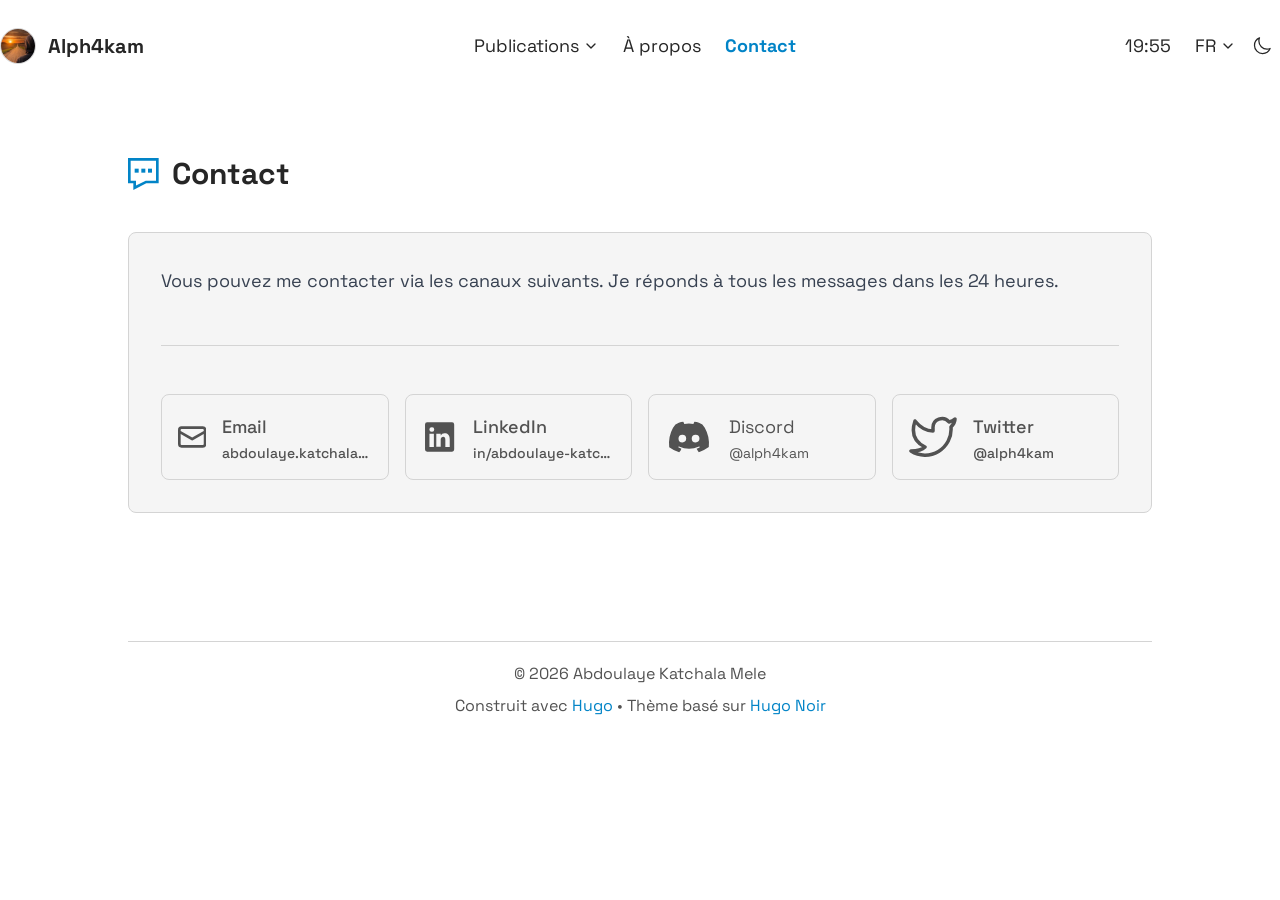
<file: fr/contact/index.html>
<!DOCTYPE html>
<html lang="en" class="scroll-smooth">

<head>
    <meta charset="UTF-8">
    <meta name="viewport" content="width=device-width, initial-scale=1.0">

    
    
    
    <title>Alph4kam | Contact</title>

    <meta name="description" content="N’hésitez pas à me contacter pour des opportunités, collaborations ou échanges en cybersécurité.">
    <meta name="robots" content="max-image-preview:large">
    <link rel="canonical" href="https://alph4kam.fr/fr/contact/">
    <meta property="og:locale" content="fr">
    <meta property="og:site_name" content="Alph4kam | Blog">
    <meta property="og:type" content="website">
    <meta property="og:title" content="Alph4kam | Contact">
    <meta property="og:description" content="N’hésitez pas à me contacter pour des opportunités, collaborations ou échanges en cybersécurité.">
    <meta property="og:url" content="https://alph4kam.fr/fr/contact/">
    <meta property="og:image"
        content='https://alph4kam.fr/favicons/favicon-512x512.png'>
    <meta property="og:image:secure_url" content='https://alph4kam.fr/favicons/favicon-512x512.png'>

    
    <link rel="icon" type="image/svg+xml" href='https://alph4kam.fr/favicons/favicon.svg'>
    <link rel="icon" sizes="any" href=' https://alph4kam.fr/favicons/favicon.ico'>
    <link rel="apple-touch-icon" sizes="180x180" href='https://alph4kam.fr/favicons/favicon-180x180.png'>
    <link rel="manifest" href=' https://alph4kam.fr/favicons/site.webmanifest'>

    
    <link href="https://fonts.googleapis.com/css2?family=Space+Grotesk:wght@400;500;600;700&display=swap"
        rel="stylesheet">
    
    <link rel="stylesheet" href="/css/main.css">

    
    <link rel="alternate" type="application/rss+xml" title="Alph4kam | Blog" href="/fr/contact/index.xml">
    

    <script>
        const currentTheme = localStorage.getItem('color-theme');
        if (currentTheme === 'dark') {
            document.documentElement.classList.add('dark');
        } else if (currentTheme === 'light') {
            document.documentElement.classList.remove('dark');
        } else if (window.matchMedia('(prefers-color-scheme: dark)').matches) {
            document.documentElement.classList.add('dark');
        }
    </script>
</head>

<body
    class="min-h-screen bg-bg-primary-light dark:bg-bg-primary-dark text-text-primary-light dark:text-text-primary-dark">
    
<header class="py-6 relative">
    <div class="max-w-7xl mx-auto px-6 lg:px-0">
        <div class="md:flex md:items-center md:justify-between md:gap-8 lg:gap-12">
            <div class="flex justify-between items-center md:flex-shrink-0">
                
                
                
                <a href="https://alph4kam.fr/fr/"
                    class="flex items-center gap-3 text-base md:text-lg lg:text-xl font-bold hover:text-text-tertiary-light dark:hover:text-text-tertiary-dark transition-colors duration-200">
                    
                    <img src="/images/profile.jpg" alt="Alph4kam profile"
                        class="w-9 h-9 rounded-full object-cover object-right border border-border-secondary-light dark:border-border-secondary-dark"
                        decoding="async" />
                    
                    <span>Alph4kam</span>
                </a>
                
                
                <button id="mobile-menu-button"
                    class="md:hidden text-text-secondary-light dark:text-text-secondary-dark hover:text-text-primary-light dark:hover:text-text-primary-dark focus:outline-none">
                    <svg class="w-6 h-6" fill="none" stroke="currentColor" viewBox="0 0 24 24">
                        <path stroke-linecap="round" stroke-linejoin="round" stroke-width="2"
                            d="M4 6h16M4 12h16M4 18h16"></path>
                    </svg>
                </button>
            </div>
            
            <nav class="hidden md:flex flex-wrap justify-center items-center gap-6">
                
                
                <div class="menu-group relative block">
                    <button type="button"
                        class='menu-toggle flex items-center gap-1 cursor-pointer text-sm lg:text-lg hover:text-text-tertiary-light dark:hover:text-text-tertiary-dark transition-colors duration-200 '
                        aria-haspopup="true" aria-expanded="false">
                        Publications
                        
                        <svg xmlns="http://www.w3.org/2000/svg" width="16" height="16" viewBox="0 0 24 24" fill="none" stroke="currentColor" stroke-width="2" stroke-linecap="round" stroke-linejoin="round">
    <path d="m6 9 6 6 6-6"/>
</svg>
                        
                    </button>
                    <div
                        class="menu-dropdown absolute top-full left-0 min-w-[180px] mt-[0.35rem] p-[0.35rem] rounded-lg z-30 bg-bg-secondary-light dark:bg-bg-secondary-dark border-border-secondary-light dark:border-border-secondary-dark shadow-lg overflow-hidden hidden">
                        
                        <a href="https://alph4kam.fr/fr/blogs/"
                            class='px-4 py-3 block no-underline rounded-md text-xs lg:text-base hover:text-text-tertiary-light dark:hover:text-text-tertiary-dark hover:bg-bg-primary-light dark:hover:bg-bg-tertiary-dark transition-colors duration-200 '>Tous</a>
                        
                        <a href="https://alph4kam.fr/fr/tags/"
                            class='px-4 py-3 block no-underline rounded-md text-xs lg:text-base hover:text-text-tertiary-light dark:hover:text-text-tertiary-dark hover:bg-bg-primary-light dark:hover:bg-bg-tertiary-dark transition-colors duration-200 '>Tags</a>
                        
                        <a href="https://alph4kam.fr/fr/categories/"
                            class='px-4 py-3 block no-underline rounded-md text-xs lg:text-base hover:text-text-tertiary-light dark:hover:text-text-tertiary-dark hover:bg-bg-primary-light dark:hover:bg-bg-tertiary-dark transition-colors duration-200 '>Catégories</a>
                        
                    </div>
                </div>
                
                
                
                <a href="https://alph4kam.fr/fr/about/"
                    class='block text-sm lg:text-lg hover:text-text-tertiary-light dark:hover:text-text-tertiary-dark transition-colors duration-200 '>À propos</a>
                
                
                
                <a href="https://alph4kam.fr/fr/contact/"
                    class='block text-sm lg:text-lg hover:text-text-tertiary-light dark:hover:text-text-tertiary-dark transition-colors duration-200 text-accent-light dark:text-accent-dark font-bold'>Contact</a>
                
                
            </nav>
            
            <div class="hidden md:flex justify-end items-center">
                <div class="flex items-center">
                    <div id="local-time" class="text-sm lg:text-lg transition-colors duration-200">
                    </div>
                </div>
                <div class="language-switcher relative block ml-4">
                    <button type="button"
                        class="language-switcher-btn flex items-center gap-1 cursor-pointer text-sm lg:text-lg hover:text-text-tertiary-light dark:hover:text-text-tertiary-dark transition-colors duration-200 p-2 rounded-md"
                        aria-haspopup="true" aria-expanded="false">
                        FR
                        
                        <svg xmlns="http://www.w3.org/2000/svg" width="16" height="16" viewBox="0 0 24 24" fill="none" stroke="currentColor" stroke-width="2" stroke-linecap="round" stroke-linejoin="round">
    <path d="m6 9 6 6 6-6"/>
</svg>
                        
                    </button>
                    <div
                        class="language-dropdown absolute top-full left-0 min-w-[180px] mt-[0.35rem] p-[0.35rem] rounded-lg z-30 border border-border-secondary-light dark:border-border-secondary-dark shadow-lg overflow-hidden hidden">
                        
                        
                        
                        
                        
                        
                        
                        <a href="https://alph4kam.fr/contact/"
                            class="px-4 py-3 block no-underline rounded-md text-sm lg:text-lg hover:text-text-tertiary-light dark:hover:text-text-tertiary-dark hover:bg-bg-primary-light dark:hover:bg-bg-tertiary-dark transition-colors duration-200 ">
                            English
                        </a>
                        
                        
                        
                        
                        
                        <a href="https://alph4kam.fr/fr"
                            class="px-4 py-3 block no-underline rounded-md text-sm lg:text-lg hover:text-text-tertiary-light dark:hover:text-text-tertiary-dark hover:bg-bg-primary-light dark:hover:bg-bg-tertiary-dark transition-colors duration-200 text-accent-light dark:text-accent-dark font-bold">
                            Français
                        </a>
                        
                    </div>
                </div>
                <button id="theme-toggle-button-desktop"
                    class="block text-sm lg:text-lg hover:text-text-tertiary-light dark:hover:text-text-tertiary-dark transition-colors duration-200 p-2 rounded-md">
                    <svg id="theme-toggle-dark-icon-desktop" width="24" height="24" viewBox="0 0 24 24" fill="none"
                        xmlns="http://www.w3.org/2000/svg" class="w-5 h-5">
                        <path
                            d="M21.7519 15.0021C20.597 15.484 19.3296 15.7501 18 15.7501C12.6152 15.7501 8.25 11.3849 8.25 6.00011C8.25 4.67052 8.51614 3.40308 8.99806 2.24817C5.47566 3.71798 3 7.19493 3 11.2501C3 16.6349 7.36522 21.0001 12.75 21.0001C16.8052 21.0001 20.2821 18.5245 21.7519 15.0021Z"
                            stroke="currentColor" stroke-width="1.5" stroke-linecap="round" stroke-linejoin="round" />
                    </svg>
                    <svg id="theme-toggle-light-icon-desktop" xmlns="http://www.w3.org/2000/svg" fill="none"
                        viewBox="0 0 24 24" stroke-width="1.5" stroke="currentColor" aria-hidden="true" data-slot="icon"
                        class="w-5 h-5 hidden">
                        <path stroke-linecap="round" stroke-linejoin="round"
                            d="M12 3v2.25m6.364.386-1.591 1.591M21 12h-2.25m-.386 6.364-1.591-1.591M12 18.75V21m-4.773-4.227-1.591 1.591M5.25 12H3m4.227-4.773L5.636 5.636M15.75 12a3.75 3.75 0 1 1-7.5 0 3.75 3.75 0 0 1 7.5 0Z" />
                    </svg>
                </button>
            </div>
        </div>
    </div>

    
    <div id="mobile-menu" class="hidden fixed inset-0 overflow-y-auto z-50 backdrop-blur-2xl">
        <div class="flex flex-col h-full">
            <div class="flex justify-between items-center p-6">
                <span class="text-xl font-bold">Menu</span>
                <div class="flex items-center gap-4">
                    <div class="language-switcher relative block">
                        <button type="button"
                            class="language-switcher-btn flex items-center gap-1 cursor-pointer text-text-secondary-light dark:text-text-secondary-dark hover:text-text-primary-light dark:hover:text-text-primary-dark transition-colors duration-200 p-2 rounded-md"
                            aria-haspopup="true" aria-expanded="false">
                            FR
                            
                            <svg xmlns="http://www.w3.org/2000/svg" width="16" height="16" viewBox="0 0 24 24" fill="none" stroke="currentColor" stroke-width="2" stroke-linecap="round" stroke-linejoin="round">
    <path d="m6 9 6 6 6-6"/>
</svg>
                            
                        </button>
                        <div
                            class="language-dropdown absolute top-full left-0 min-w-[180px] mt-[0.35rem] p-[0.35rem] rounded-lg z-30 border border-border-secondary-light dark:border-border-secondary-dark shadow-lg overflow-hidden hidden">
                            
                            
                            
                            
                            
                            
                            
                            <a href="https://alph4kam.fr/contact/"
                                class=" px-4 py-3 block no-underline rounded-md hover:text-text-tertiary-light dark:hover:text-text-tertiary-dark hover:bg-bg-primary-light dark:hover:bg-bg-tertiary-dark transition-colors duration-200">
                                English
                            </a>
                            
                            
                            
                            
                            
                            <a href="https://alph4kam.fr/fr"
                                class="font-bold px-4 py-3 block no-underline rounded-md hover:text-text-tertiary-light dark:hover:text-text-tertiary-dark hover:bg-bg-primary-light dark:hover:bg-bg-tertiary-dark transition-colors duration-200">
                                Français
                            </a>
                            
                        </div>
                    </div>
                    <button id="theme-toggle-button-mobile"
                        class="text-text-primary-light dark:text-text-primary-dark hover:text-text-tertiary-light dark:hover:text-text-tertiary-dark transition-colors duration-200 p-2 rounded-md">
                        <svg id="theme-toggle-dark-icon-mobile" width="24" height="24" viewBox="0 0 24 24" fill="none"
                            xmlns="http://www.w3.org/2000/svg" class="w-5 h-5">
                            <path
                                d="M21.7519 15.0021C20.597 15.484 19.3296 15.7501 18 15.7501C12.6152 15.7501 8.25 11.3849 8.25 6.00011C8.25 4.67052 8.51614 3.40308 8.99806 2.24817C5.47566 3.71798 3 7.19493 3 11.2501C3 16.6349 7.36522 21.0001 12.75 21.0001C16.8052 21.0001 20.2821 18.5245 21.7519 15.0021Z"
                                stroke="currentColor" stroke-width="1.5" stroke-linecap="round"
                                stroke-linejoin="round" />
                        </svg>
                        <svg id="theme-toggle-light-icon-mobile" xmlns="http://www.w3.org/2000/svg" fill="none"
                            viewBox="0 0 24 24" stroke-width="1.5" stroke="currentColor" aria-hidden="true"
                            data-slot="icon" class="w-5 h-5 hidden">
                            <path stroke-linecap="round" stroke-linejoin="round"
                                d="M12 3v2.25m6.364.386-1.591 1.591M21 12h-2.25m-.386 6.364-1.591-1.591M12 18.75V21m-4.773-4.227-1.591 1.591M5.25 12H3m4.227-4.773L5.636 5.636M15.75 12a3.75 3.75 0 1 1-7.5 0 3.75 3.75 0 0 1 7.5 0Z" />
                        </svg>
                    </button>
                    <button id="mobile-menu-close"
                        class="text-text-primary-light dark:text-text-primary-dark hover:text-text-tertiary-light dark:hover:text-text-tertiary-dark transition-colors duration-200 p-2 rounded-md"
                        data-menu>
                        <svg class="w-6 h-6" fill="none" stroke="currentColor" viewBox="0 0 24 24">
                            <path stroke-linecap="round" stroke-linejoin="round" stroke-width="2"
                                d="M6 18L18 6M6 6l12 12"></path>
                        </svg>
                    </button>
                </div>
            </div>
            <nav class="flex flex-col p-6 space-y-4">
                
                
                <div class="space-y-2">
                    <a href="https://alph4kam.fr/fr/blogs/"
                        class='text-xl hover:text-text-tertiary-light dark:hover:text-text-tertiary-dark transition-colors duration-200 '
                        data-menu>Publications</a>
                    <div
                        class="pl-4 flex flex-col space-y-2 border-l border-border-secondary-light dark:border-border-secondary-dark">
                        
                        <a href="https://alph4kam.fr/fr/blogs/"
                            class='text-lg hover:text-text-tertiary-light dark:hover:text-text-tertiary-dark transition-colors duration-200 '
                            data-menu>Tous</a>
                        
                        <a href="https://alph4kam.fr/fr/tags/"
                            class='text-lg hover:text-text-tertiary-light dark:hover:text-text-tertiary-dark transition-colors duration-200 '
                            data-menu>Tags</a>
                        
                        <a href="https://alph4kam.fr/fr/categories/"
                            class='text-lg hover:text-text-tertiary-light dark:hover:text-text-tertiary-dark transition-colors duration-200 '
                            data-menu>Catégories</a>
                        
                    </div>
                </div>
                
                
                
                <a href="https://alph4kam.fr/fr/about/"
                    class='text-xl hover:text-text-tertiary-light dark:hover:text-text-tertiary-dark transition-colors duration-200 '
                    data-menu>À propos</a>
                
                
                
                <a href="https://alph4kam.fr/fr/contact/"
                    class='text-xl hover:text-text-tertiary-light dark:hover:text-text-tertiary-dark transition-colors duration-200  text-accent-light dark:text-accent-dark font-bold'
                    data-menu>Contact</a>
                
                
            </nav>
            <div class="mt-auto p-6">
                <div class="flex items-center justify-center">
                    <div id="mobile-local-time" class="text-lg text-text-secondary-light dark:text-text-secondary-dark">
                    </div>
                </div>
            </div>
        </div>
    </div>
</header>


<script>
    
    let is12HourFormat = false;
    
</script>
<script src="/js/header.js" defer></script>

    <main>
        
<div class="px-6 lg:px-0 max-w-5xl mx-auto mt-16">
    <h1 class="text-3xl font-bold mb-10 flex items-center gap-3">
        
        <span class="text-accent-light dark:text-accent-dark ergonomy-icon">
            <?xml version="1.0" encoding="utf-8"?>
<svg fill="currentColor" version="1.1" id="XMLID_276_" xmlns="http://www.w3.org/2000/svg" xmlns:xlink="http://www.w3.org/1999/xlink" 
	 viewBox="0 0 24 24" xml:space="preserve">
<g id="contact-us">
	<g>
		<path d="M4,24v-5H0V0h23v19h-9.3L4,24z M2,17h4v3.7l7.3-3.7H21V2H2V17z"/>
	</g>
	<g>
		<rect x="5" y="8" width="3" height="3"/>
	</g>
	<g>
		<rect x="10" y="8" width="3" height="3"/>
	</g>
	<g>
		<rect x="15" y="8" width="3" height="3"/>
	</g>
</g>
</svg>
        </span>
        
        Contact
    </h1>
    
    
    <div
        class="bg-bg-secondary-light dark:bg-bg-secondary-dark p-8 rounded-lg border border-border-secondary-light dark:border-border-secondary-dark prose dark:prose-invert prose-lg max-w-none">
        <div>Vous pouvez me contacter via les canaux suivants. Je réponds à tous les messages dans les 24 heures.</div>
        <hr class="border-border-secondary-light dark:border-border-secondary-dark">
        
        <div
            class="grid grid-cols-1  md:grid-cols-2   lg:grid-cols-4  gap-4">
            
            
            
            
            
            
            <a href="mailto:abdoulaye.katchalamele@gmail.com"
                class="contacts flex items-center gap-4 p-4 no-underline border text-text-secondary-light dark:text-text-secondary-dark hover:text-text-primary-light dark:hover:text-text-primary-dark border-border-secondary-light dark:border-border-secondary-dark hover:border-border-primary-light dark:hover:border-border-primary-dark hover:-translate-y-0.5 rounded-lg transition-all duration-200"
                target="_blank" rel="noopener noreferrer">
                <svg xmlns="http://www.w3.org/2000/svg" width="24" height="24" viewBox="0 0 16 16">
    <path fill="currentColor" fill-rule="evenodd"
        d="M2 3.5h12a.5.5 0 0 1 .5.5v.572L8 8.286L1.5 4.572V4a.5.5 0 0 1 .5-.5Zm-.5 2.8V12a.5.5 0 0 0 .5.5h12a.5.5 0 0 0 .5-.5V6.3L8.372 9.8L8 10.014L7.628 9.8L1.5 6.3ZM0 4a2 2 0 0 1 2-2h12a2 2 0 0 1 2 2v8a2 2 0 0 1-2 2H2a2 2 0 0 1-2-2V4Z"
        clip-rule="evenodd" />
</svg>
                <div class="min-w-0 text-left">
                    <div class="truncate">Email</div>
                    <div class="text-sm truncate">abdoulaye.katchalamele@gmail.com</div>
                </div>
            </a>
            
            
            
            
            
            
            
            
            <a href="https://www.linkedin.com/in/abdoulaye-katchala-mele-68bb34231"
                class="contacts flex items-center gap-4 p-4 no-underline border text-text-secondary-light dark:text-text-secondary-dark hover:text-text-primary-light dark:hover:text-text-primary-dark border-border-secondary-light dark:border-border-secondary-dark hover:border-border-primary-light dark:hover:border-border-primary-dark hover:-translate-y-0.5 rounded-lg transition-all duration-200"
                target="_blank" rel="noopener noreferrer">
                <svg xmlns="http://www.w3.org/2000/svg" width="24" height="24" viewBox="0 0 24 24">
    <path fill="currentColor"
        d="M20.47 2H3.53a1.45 1.45 0 0 0-1.47 1.43v17.14A1.45 1.45 0 0 0 3.53 22h16.94a1.45 1.45 0 0 0 1.47-1.43V3.43A1.45 1.45 0 0 0 20.47 2ZM8.09 18.74h-3v-9h3ZM6.59 8.48a1.56 1.56 0 1 1 0-3.12a1.57 1.57 0 1 1 0 3.12Zm12.32 10.26h-3v-4.83c0-1.21-.43-2-1.52-2A1.65 1.65 0 0 0 12.85 13a2 2 0 0 0-.1.73v5h-3v-9h3V11a3 3 0 0 1 2.71-1.5c2 0 3.45 1.29 3.45 4.06Z" />
</svg>
                <div class="min-w-0 text-left">
                    <div class="truncate">LinkedIn</div>
                    <div class="text-sm truncate">in/abdoulaye-katchala-mele</div>
                </div>
            </a>
            
            
            
            
            
            
            
            
            <button onclick="copyToClipboard('@alph4kam', false, 'fr')"
                class="contacts flex items-center gap-4 p-4 border text-text-secondary-light dark:text-text-secondary-dark hover:text-text-primary-light dark:hover:text-text-primary-dark border-border-secondary-light dark:border-border-secondary-dark hover:border-border-primary-light dark:hover:border-border-primary-dark hover:-translate-y-0.5 rounded-lg transition-all duration-200"
                title="Copy Discord username">
                <svg xmlns="http://www.w3.org/2000/svg" width="24" height="24" viewBox="0 0 24 24">
    <path fill="currentColor"
        d="M19.888 7.335a5.134 5.134 0 0 0-2.893-2.418a9.144 9.144 0 0 0-2.275-.508a9.963 9.963 0 0 0-.508 1.038a15.039 15.039 0 0 0-4.56 0a11.372 11.372 0 0 0-.519-1.038c-.752.082-1.493.249-2.208.497a5.123 5.123 0 0 0-2.904 2.44a16.176 16.176 0 0 0-1.91 9.717a16.562 16.562 0 0 0 4.98 2.528a4.339 4.339 0 0 0 1.104-1.777c-.54-.202-1.06-.45-1.557-.74c-.089-.122.254-.32.364-.354a11.826 11.826 0 0 0 10.037 0c.1 0 .453.232.364.354c-.441.342-1.424.585-1.59.828a7.4 7.4 0 0 0 1.105 1.69a16.628 16.628 0 0 0 4.99-2.53a16.232 16.232 0 0 0-2.02-9.727M8.669 14.7a1.943 1.943 0 0 1-1.92-1.955a1.943 1.943 0 0 1 1.92-1.91a1.942 1.942 0 0 1 1.933 1.965a1.943 1.943 0 0 1-1.933 1.9m6.625 0a1.943 1.943 0 0 1-1.932-1.944a1.932 1.932 0 1 1 3.865.034a1.932 1.932 0 0 1-1.933 1.899z" />
</svg>
                <div class="min-w-0 text-left">
                    <div class="truncate">Discord</div>
                    <div class="text-sm truncate">@alph4kam</div>
                </div>
            </button>
            
            
            
            
            
            
            
            
            <a href="https://x.com/alph4kam"
                class="contacts flex items-center gap-4 p-4 no-underline border text-text-secondary-light dark:text-text-secondary-dark hover:text-text-primary-light dark:hover:text-text-primary-dark border-border-secondary-light dark:border-border-secondary-dark hover:border-border-primary-light dark:hover:border-border-primary-dark hover:-translate-y-0.5 rounded-lg transition-all duration-200"
                target="_blank" rel="noopener noreferrer">
                <svg fill="none" stroke="currentColor" viewBox="0 0 24 24" stroke-width="1.75">
    <path stroke-linecap="round" stroke-linejoin="round"
        d="M12 7.5a4.5 4.5 0 0 1 8-3Q22 4 23 3q0 2-2 4A13 13 0 0 1 1 19q5 0 7-2q-8-4-5-13q4 5 9 5Z" />
</svg>
                <div class="min-w-0 text-left">
                    <div class="truncate">Twitter</div>
                    <div class="text-sm truncate">@alph4kam</div>
                </div>
            </a>
            
            
            
        </div>
    </div>
    
</div>


<script src="/js/toaster.js"></script>


    </main>
    
<footer class="mt-32 text-center">
    <div class="max-w-5xl mx-auto">
        <div class="border-t border-border-secondary-light dark:border-border-secondary-dark pt-5">
            <div class="flex flex-col items-center justify-center gap-2">
                
                
                <p class="text-text-secondary-light dark:text-text-secondary-dark text-xm ">© 2026 Abdoulaye Katchala Mele</p>
                
                <p class="text-text-secondary-light dark:text-text-secondary-dark text-xm pb-12">Construit avec <a
                        href="https://gohugo.io/" target="_blank"
                        class="text-accent-light dark:text-accent-dark hover:text-text-primary-light dark:hover:text-text-primary-dark">Hugo</a>
                    •
                    Thème basé sur <a href="https://themes.gohugo.io/themes/hugo-noir/" target="_blank"
                        class="text-accent-light dark:text-accent-dark hover:text-text-primary-light dark:hover:text-text-primary-dark">Hugo
                        Noir</a>
                </p>

            </div>
        </div>
    </div>
</footer>
</body>

</html>
</file>
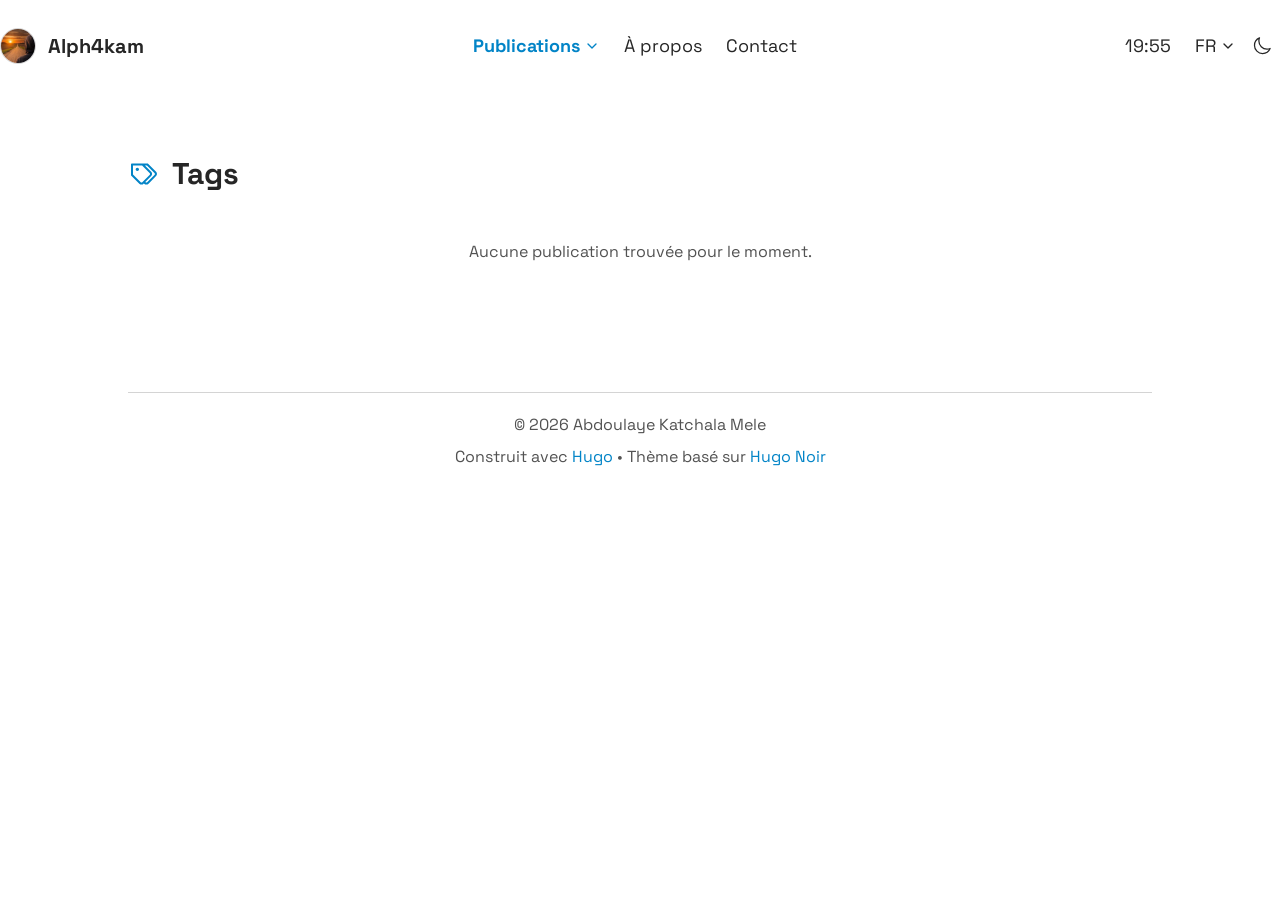
<file: fr/tags/index.html>
<!DOCTYPE html>
<html lang="en" class="scroll-smooth">

<head>
    <meta charset="UTF-8">
    <meta name="viewport" content="width=device-width, initial-scale=1.0">

    
    
    
    
    
    <title>Alph4kam | Tags</title>

    <meta name="description" content="Portfolio et blog en cybersécurité présentant des write-ups de CTF, du reverse engineering et de l’exploitation binaire.">
    <meta name="robots" content="max-image-preview:large">
    <link rel="canonical" href="https://alph4kam.fr/fr/tags/">
    <meta property="og:locale" content="fr">
    <meta property="og:site_name" content="Alph4kam | Blog">
    <meta property="og:type" content="website">
    <meta property="og:title" content="Alph4kam | Tags">
    <meta property="og:description" content="Portfolio et blog en cybersécurité présentant des write-ups de CTF, du reverse engineering et de l’exploitation binaire.">
    <meta property="og:url" content="https://alph4kam.fr/fr/tags/">
    <meta property="og:image"
        content='https://alph4kam.fr/favicons/favicon-512x512.png'>
    <meta property="og:image:secure_url" content='https://alph4kam.fr/favicons/favicon-512x512.png'>

    
    <link rel="icon" type="image/svg+xml" href='https://alph4kam.fr/favicons/favicon.svg'>
    <link rel="icon" sizes="any" href=' https://alph4kam.fr/favicons/favicon.ico'>
    <link rel="apple-touch-icon" sizes="180x180" href='https://alph4kam.fr/favicons/favicon-180x180.png'>
    <link rel="manifest" href=' https://alph4kam.fr/favicons/site.webmanifest'>

    
    <link href="https://fonts.googleapis.com/css2?family=Space+Grotesk:wght@400;500;600;700&display=swap"
        rel="stylesheet">
    
    <link rel="stylesheet" href="/css/main.css">

    
    <link rel="alternate" type="application/rss+xml" title="Alph4kam | Blog" href="/fr/tags/index.xml">
    

    <script>
        const currentTheme = localStorage.getItem('color-theme');
        if (currentTheme === 'dark') {
            document.documentElement.classList.add('dark');
        } else if (currentTheme === 'light') {
            document.documentElement.classList.remove('dark');
        } else if (window.matchMedia('(prefers-color-scheme: dark)').matches) {
            document.documentElement.classList.add('dark');
        }
    </script>
</head>

<body
    class="min-h-screen bg-bg-primary-light dark:bg-bg-primary-dark text-text-primary-light dark:text-text-primary-dark">
    
<header class="py-6 relative">
    <div class="max-w-7xl mx-auto px-6 lg:px-0">
        <div class="md:flex md:items-center md:justify-between md:gap-8 lg:gap-12">
            <div class="flex justify-between items-center md:flex-shrink-0">
                
                
                
                <a href="https://alph4kam.fr/fr/"
                    class="flex items-center gap-3 text-base md:text-lg lg:text-xl font-bold hover:text-text-tertiary-light dark:hover:text-text-tertiary-dark transition-colors duration-200">
                    
                    <img src="/images/profile.jpg" alt="Alph4kam profile"
                        class="w-9 h-9 rounded-full object-cover object-right border border-border-secondary-light dark:border-border-secondary-dark"
                        decoding="async" />
                    
                    <span>Alph4kam</span>
                </a>
                
                
                <button id="mobile-menu-button"
                    class="md:hidden text-text-secondary-light dark:text-text-secondary-dark hover:text-text-primary-light dark:hover:text-text-primary-dark focus:outline-none">
                    <svg class="w-6 h-6" fill="none" stroke="currentColor" viewBox="0 0 24 24">
                        <path stroke-linecap="round" stroke-linejoin="round" stroke-width="2"
                            d="M4 6h16M4 12h16M4 18h16"></path>
                    </svg>
                </button>
            </div>
            
            <nav class="hidden md:flex flex-wrap justify-center items-center gap-6">
                
                
                <div class="menu-group relative block">
                    <button type="button"
                        class='menu-toggle flex items-center gap-1 cursor-pointer text-sm lg:text-lg hover:text-text-tertiary-light dark:hover:text-text-tertiary-dark transition-colors duration-200 text-accent-light dark:text-accent-dark font-bold'
                        aria-haspopup="true" aria-expanded="false">
                        Publications
                        
                        <svg xmlns="http://www.w3.org/2000/svg" width="16" height="16" viewBox="0 0 24 24" fill="none" stroke="currentColor" stroke-width="2" stroke-linecap="round" stroke-linejoin="round">
    <path d="m6 9 6 6 6-6"/>
</svg>
                        
                    </button>
                    <div
                        class="menu-dropdown absolute top-full left-0 min-w-[180px] mt-[0.35rem] p-[0.35rem] rounded-lg z-30 bg-bg-secondary-light dark:bg-bg-secondary-dark border-border-secondary-light dark:border-border-secondary-dark shadow-lg overflow-hidden hidden">
                        
                        <a href="https://alph4kam.fr/fr/blogs/"
                            class='px-4 py-3 block no-underline rounded-md text-xs lg:text-base hover:text-text-tertiary-light dark:hover:text-text-tertiary-dark hover:bg-bg-primary-light dark:hover:bg-bg-tertiary-dark transition-colors duration-200 '>Tous</a>
                        
                        <a href="https://alph4kam.fr/fr/tags/"
                            class='px-4 py-3 block no-underline rounded-md text-xs lg:text-base hover:text-text-tertiary-light dark:hover:text-text-tertiary-dark hover:bg-bg-primary-light dark:hover:bg-bg-tertiary-dark transition-colors duration-200 text-accent-light dark:text-accent-dark ont-bold'>Tags</a>
                        
                        <a href="https://alph4kam.fr/fr/categories/"
                            class='px-4 py-3 block no-underline rounded-md text-xs lg:text-base hover:text-text-tertiary-light dark:hover:text-text-tertiary-dark hover:bg-bg-primary-light dark:hover:bg-bg-tertiary-dark transition-colors duration-200 '>Catégories</a>
                        
                    </div>
                </div>
                
                
                
                <a href="https://alph4kam.fr/fr/about/"
                    class='block text-sm lg:text-lg hover:text-text-tertiary-light dark:hover:text-text-tertiary-dark transition-colors duration-200 '>À propos</a>
                
                
                
                <a href="https://alph4kam.fr/fr/contact/"
                    class='block text-sm lg:text-lg hover:text-text-tertiary-light dark:hover:text-text-tertiary-dark transition-colors duration-200 '>Contact</a>
                
                
            </nav>
            
            <div class="hidden md:flex justify-end items-center">
                <div class="flex items-center">
                    <div id="local-time" class="text-sm lg:text-lg transition-colors duration-200">
                    </div>
                </div>
                <div class="language-switcher relative block ml-4">
                    <button type="button"
                        class="language-switcher-btn flex items-center gap-1 cursor-pointer text-sm lg:text-lg hover:text-text-tertiary-light dark:hover:text-text-tertiary-dark transition-colors duration-200 p-2 rounded-md"
                        aria-haspopup="true" aria-expanded="false">
                        FR
                        
                        <svg xmlns="http://www.w3.org/2000/svg" width="16" height="16" viewBox="0 0 24 24" fill="none" stroke="currentColor" stroke-width="2" stroke-linecap="round" stroke-linejoin="round">
    <path d="m6 9 6 6 6-6"/>
</svg>
                        
                    </button>
                    <div
                        class="language-dropdown absolute top-full left-0 min-w-[180px] mt-[0.35rem] p-[0.35rem] rounded-lg z-30 border border-border-secondary-light dark:border-border-secondary-dark shadow-lg overflow-hidden hidden">
                        
                        
                        
                        
                        
                        
                        
                        <a href="https://alph4kam.fr/tags/"
                            class="px-4 py-3 block no-underline rounded-md text-sm lg:text-lg hover:text-text-tertiary-light dark:hover:text-text-tertiary-dark hover:bg-bg-primary-light dark:hover:bg-bg-tertiary-dark transition-colors duration-200 ">
                            English
                        </a>
                        
                        
                        
                        
                        
                        <a href="https://alph4kam.fr/fr"
                            class="px-4 py-3 block no-underline rounded-md text-sm lg:text-lg hover:text-text-tertiary-light dark:hover:text-text-tertiary-dark hover:bg-bg-primary-light dark:hover:bg-bg-tertiary-dark transition-colors duration-200 text-accent-light dark:text-accent-dark font-bold">
                            Français
                        </a>
                        
                    </div>
                </div>
                <button id="theme-toggle-button-desktop"
                    class="block text-sm lg:text-lg hover:text-text-tertiary-light dark:hover:text-text-tertiary-dark transition-colors duration-200 p-2 rounded-md">
                    <svg id="theme-toggle-dark-icon-desktop" width="24" height="24" viewBox="0 0 24 24" fill="none"
                        xmlns="http://www.w3.org/2000/svg" class="w-5 h-5">
                        <path
                            d="M21.7519 15.0021C20.597 15.484 19.3296 15.7501 18 15.7501C12.6152 15.7501 8.25 11.3849 8.25 6.00011C8.25 4.67052 8.51614 3.40308 8.99806 2.24817C5.47566 3.71798 3 7.19493 3 11.2501C3 16.6349 7.36522 21.0001 12.75 21.0001C16.8052 21.0001 20.2821 18.5245 21.7519 15.0021Z"
                            stroke="currentColor" stroke-width="1.5" stroke-linecap="round" stroke-linejoin="round" />
                    </svg>
                    <svg id="theme-toggle-light-icon-desktop" xmlns="http://www.w3.org/2000/svg" fill="none"
                        viewBox="0 0 24 24" stroke-width="1.5" stroke="currentColor" aria-hidden="true" data-slot="icon"
                        class="w-5 h-5 hidden">
                        <path stroke-linecap="round" stroke-linejoin="round"
                            d="M12 3v2.25m6.364.386-1.591 1.591M21 12h-2.25m-.386 6.364-1.591-1.591M12 18.75V21m-4.773-4.227-1.591 1.591M5.25 12H3m4.227-4.773L5.636 5.636M15.75 12a3.75 3.75 0 1 1-7.5 0 3.75 3.75 0 0 1 7.5 0Z" />
                    </svg>
                </button>
            </div>
        </div>
    </div>

    
    <div id="mobile-menu" class="hidden fixed inset-0 overflow-y-auto z-50 backdrop-blur-2xl">
        <div class="flex flex-col h-full">
            <div class="flex justify-between items-center p-6">
                <span class="text-xl font-bold">Menu</span>
                <div class="flex items-center gap-4">
                    <div class="language-switcher relative block">
                        <button type="button"
                            class="language-switcher-btn flex items-center gap-1 cursor-pointer text-text-secondary-light dark:text-text-secondary-dark hover:text-text-primary-light dark:hover:text-text-primary-dark transition-colors duration-200 p-2 rounded-md"
                            aria-haspopup="true" aria-expanded="false">
                            FR
                            
                            <svg xmlns="http://www.w3.org/2000/svg" width="16" height="16" viewBox="0 0 24 24" fill="none" stroke="currentColor" stroke-width="2" stroke-linecap="round" stroke-linejoin="round">
    <path d="m6 9 6 6 6-6"/>
</svg>
                            
                        </button>
                        <div
                            class="language-dropdown absolute top-full left-0 min-w-[180px] mt-[0.35rem] p-[0.35rem] rounded-lg z-30 border border-border-secondary-light dark:border-border-secondary-dark shadow-lg overflow-hidden hidden">
                            
                            
                            
                            
                            
                            
                            
                            <a href="https://alph4kam.fr/tags/"
                                class=" px-4 py-3 block no-underline rounded-md hover:text-text-tertiary-light dark:hover:text-text-tertiary-dark hover:bg-bg-primary-light dark:hover:bg-bg-tertiary-dark transition-colors duration-200">
                                English
                            </a>
                            
                            
                            
                            
                            
                            <a href="https://alph4kam.fr/fr"
                                class="font-bold px-4 py-3 block no-underline rounded-md hover:text-text-tertiary-light dark:hover:text-text-tertiary-dark hover:bg-bg-primary-light dark:hover:bg-bg-tertiary-dark transition-colors duration-200">
                                Français
                            </a>
                            
                        </div>
                    </div>
                    <button id="theme-toggle-button-mobile"
                        class="text-text-primary-light dark:text-text-primary-dark hover:text-text-tertiary-light dark:hover:text-text-tertiary-dark transition-colors duration-200 p-2 rounded-md">
                        <svg id="theme-toggle-dark-icon-mobile" width="24" height="24" viewBox="0 0 24 24" fill="none"
                            xmlns="http://www.w3.org/2000/svg" class="w-5 h-5">
                            <path
                                d="M21.7519 15.0021C20.597 15.484 19.3296 15.7501 18 15.7501C12.6152 15.7501 8.25 11.3849 8.25 6.00011C8.25 4.67052 8.51614 3.40308 8.99806 2.24817C5.47566 3.71798 3 7.19493 3 11.2501C3 16.6349 7.36522 21.0001 12.75 21.0001C16.8052 21.0001 20.2821 18.5245 21.7519 15.0021Z"
                                stroke="currentColor" stroke-width="1.5" stroke-linecap="round"
                                stroke-linejoin="round" />
                        </svg>
                        <svg id="theme-toggle-light-icon-mobile" xmlns="http://www.w3.org/2000/svg" fill="none"
                            viewBox="0 0 24 24" stroke-width="1.5" stroke="currentColor" aria-hidden="true"
                            data-slot="icon" class="w-5 h-5 hidden">
                            <path stroke-linecap="round" stroke-linejoin="round"
                                d="M12 3v2.25m6.364.386-1.591 1.591M21 12h-2.25m-.386 6.364-1.591-1.591M12 18.75V21m-4.773-4.227-1.591 1.591M5.25 12H3m4.227-4.773L5.636 5.636M15.75 12a3.75 3.75 0 1 1-7.5 0 3.75 3.75 0 0 1 7.5 0Z" />
                        </svg>
                    </button>
                    <button id="mobile-menu-close"
                        class="text-text-primary-light dark:text-text-primary-dark hover:text-text-tertiary-light dark:hover:text-text-tertiary-dark transition-colors duration-200 p-2 rounded-md"
                        data-menu>
                        <svg class="w-6 h-6" fill="none" stroke="currentColor" viewBox="0 0 24 24">
                            <path stroke-linecap="round" stroke-linejoin="round" stroke-width="2"
                                d="M6 18L18 6M6 6l12 12"></path>
                        </svg>
                    </button>
                </div>
            </div>
            <nav class="flex flex-col p-6 space-y-4">
                
                
                <div class="space-y-2">
                    <a href="https://alph4kam.fr/fr/blogs/"
                        class='text-xl hover:text-text-tertiary-light dark:hover:text-text-tertiary-dark transition-colors duration-200  text-accent-light dark:text-accent-dark font-bold'
                        data-menu>Publications</a>
                    <div
                        class="pl-4 flex flex-col space-y-2 border-l border-border-secondary-light dark:border-border-secondary-dark">
                        
                        <a href="https://alph4kam.fr/fr/blogs/"
                            class='text-lg hover:text-text-tertiary-light dark:hover:text-text-tertiary-dark transition-colors duration-200 '
                            data-menu>Tous</a>
                        
                        <a href="https://alph4kam.fr/fr/tags/"
                            class='text-lg hover:text-text-tertiary-light dark:hover:text-text-tertiary-dark transition-colors duration-200  text-accent-light dark:text-accent-darkfont-bold'
                            data-menu>Tags</a>
                        
                        <a href="https://alph4kam.fr/fr/categories/"
                            class='text-lg hover:text-text-tertiary-light dark:hover:text-text-tertiary-dark transition-colors duration-200 '
                            data-menu>Catégories</a>
                        
                    </div>
                </div>
                
                
                
                <a href="https://alph4kam.fr/fr/about/"
                    class='text-xl hover:text-text-tertiary-light dark:hover:text-text-tertiary-dark transition-colors duration-200 '
                    data-menu>À propos</a>
                
                
                
                <a href="https://alph4kam.fr/fr/contact/"
                    class='text-xl hover:text-text-tertiary-light dark:hover:text-text-tertiary-dark transition-colors duration-200 '
                    data-menu>Contact</a>
                
                
            </nav>
            <div class="mt-auto p-6">
                <div class="flex items-center justify-center">
                    <div id="mobile-local-time" class="text-lg text-text-secondary-light dark:text-text-secondary-dark">
                    </div>
                </div>
            </div>
        </div>
    </div>
</header>


<script>
    
    let is12HourFormat = false;
    
</script>
<script src="/js/header.js" defer></script>

    <main>
        
<div class="px-6 lg:px-0 max-w-5xl mx-auto mt-16">
    <h1 class="text-3xl font-bold mb-10 flex items-center gap-3">
        
        
        <span class="text-accent-light dark:text-accent-dark ergonomy-icon">
            <?xml version="1.0" encoding="utf-8"?>
<svg width="800px" height="800px" viewBox="0 0 24 24" fill="none" xmlns="http://www.w3.org/2000/svg">
<path d="M21.07 10.3L15.07 4.29996C14.93 4.15996 14.74 4.07996 14.54 4.07996H3C2.59 4.07996 2.25 4.41996 2.25 4.82996V12.71C2.25 12.91 2.33 13.1 2.47 13.24L8.47 19.23C8.91 19.67 9.49 19.91 10.11 19.91C10.73 19.91 11.32 19.67 11.75 19.23L11.97 19.01C12.01 19.09 12.05 19.17 12.12 19.23C12.57 19.68 13.17 19.91 13.76 19.91C14.35 19.91 14.95 19.68 15.41 19.23L21.06 13.58C21.96 12.68 21.96 11.21 21.06 10.3H21.07ZM10.7 18.17C10.54 18.33 10.34 18.41 10.12 18.41C9.9 18.41 9.69 18.32 9.54 18.17L3.75 12.4V5.57996H10.57L16.35 11.36C16.67 11.68 16.67 12.2 16.35 12.52L10.7 18.17ZM20.01 12.52L14.36 18.17C14.04 18.49 13.51 18.49 13.19 18.17C13.12 18.1 13.05 18.06 12.96 18.02L17.4 13.58C18.3 12.67 18.3 11.2 17.4 10.3L12.68 5.57996H14.22L20 11.36C20.32 11.68 20.32 12.2 20 12.52H20.01ZM8.25 8.49996C8.25 9.18996 7.69 9.74996 7 9.74996C6.31 9.74996 5.75 9.18996 5.75 8.49996C5.75 7.80996 6.31 7.24996 7 7.24996C7.69 7.24996 8.25 7.80996 8.25 8.49996Z" fill="currentColor"/>
</svg>
        </span>
        
        Tags
    </h1>
    
    
    <p class="text-center text-text-secondary-light dark:text-text-secondary-dark mt-12">Aucune publication trouvée pour le moment.</p>
    
</div>

    </main>
    
<footer class="mt-32 text-center">
    <div class="max-w-5xl mx-auto">
        <div class="border-t border-border-secondary-light dark:border-border-secondary-dark pt-5">
            <div class="flex flex-col items-center justify-center gap-2">
                
                
                <p class="text-text-secondary-light dark:text-text-secondary-dark text-xm ">© 2026 Abdoulaye Katchala Mele</p>
                
                <p class="text-text-secondary-light dark:text-text-secondary-dark text-xm pb-12">Construit avec <a
                        href="https://gohugo.io/" target="_blank"
                        class="text-accent-light dark:text-accent-dark hover:text-text-primary-light dark:hover:text-text-primary-dark">Hugo</a>
                    •
                    Thème basé sur <a href="https://themes.gohugo.io/themes/hugo-noir/" target="_blank"
                        class="text-accent-light dark:text-accent-dark hover:text-text-primary-light dark:hover:text-text-primary-dark">Hugo
                        Noir</a>
                </p>

            </div>
        </div>
    </div>
</footer>
</body>

</html>
</file>
<file: css/main.css>
.carousel {
  mask-image: linear-gradient(to right, transparent, black 10%, black 90%, transparent);
  -webkit-mask-image: linear-gradient(to right, transparent, black 10%, black 90%, transparent);
}

.carousel-track {
  animation: scroll 25s linear infinite;
}

.carousel-track-reverse {
  animation: scroll-reverse 25s linear infinite;
}

.carousel-item svg {
  width: 2rem;
  height: 2rem;
}

.carousel-track,
.carousel-track-reverse {
  will-change: transform;
  width: -moz-max-content;
  width: max-content;
}

@media (hover: hover) {

  .carousel-container:hover .carousel-track,
  .carousel-container:hover .carousel-track-reverse {
    animation-play-state: paused;
  }
}

@media (min-width: 768px) {
  .carousel-item svg {
    width: 2.5rem;
    height: 2.5rem;
  }
}

@keyframes scroll {
  0% {
    transform: translateX(0);
  }

  100% {
    transform: translateX(-50%);
  }
}

@keyframes scroll-reverse {
  0% {
    transform: translateX(-50%);
  }

  100% {
    transform: translateX(0);
  }
}

.toaster {
  position: fixed;
  bottom: 20px;
  left: 50%;
  transform: translateX(-50%);
  background-color: var(--toaster-bg, #333);
  color: var(--toaster-text, white);
  padding: 10px 20px;
  border-radius: 5px;
  z-index: 1000;
  opacity: 0;
  transition: opacity 0.5s ease-in-out, background-color 0.3s ease, color 0.3s ease;
}

html.dark .toaster {
  --toaster-bg: #e5e7eb;
  --toaster-text: #1f2937;
}

.toaster.show {
  opacity: 1;
}

.prose hr {
  margin-top: 3rem;
  margin-bottom: 3rem;
  --tw-border-opacity: 1;
  border-color: rgb(212 212 212 / var(--tw-border-opacity, 1));
}

.prose hr:is(.dark *) {
  --tw-border-opacity: 1;
  border-color: rgb(64 64 64 / var(--tw-border-opacity, 1));
}

.prose img,
.prose video,
.prose iframe {
    width: 100%;
}

.prose embed {
    width: 100%;
    height: 80vh;
}

*, ::before, ::after {
  --tw-border-spacing-x: 0;
  --tw-border-spacing-y: 0;
  --tw-translate-x: 0;
  --tw-translate-y: 0;
  --tw-rotate: 0;
  --tw-skew-x: 0;
  --tw-skew-y: 0;
  --tw-scale-x: 1;
  --tw-scale-y: 1;
  --tw-pan-x:  ;
  --tw-pan-y:  ;
  --tw-pinch-zoom:  ;
  --tw-scroll-snap-strictness: proximity;
  --tw-gradient-from-position:  ;
  --tw-gradient-via-position:  ;
  --tw-gradient-to-position:  ;
  --tw-ordinal:  ;
  --tw-slashed-zero:  ;
  --tw-numeric-figure:  ;
  --tw-numeric-spacing:  ;
  --tw-numeric-fraction:  ;
  --tw-ring-inset:  ;
  --tw-ring-offset-width: 0px;
  --tw-ring-offset-color: #fff;
  --tw-ring-color: rgb(59 130 246 / 0.5);
  --tw-ring-offset-shadow: 0 0 #0000;
  --tw-ring-shadow: 0 0 #0000;
  --tw-shadow: 0 0 #0000;
  --tw-shadow-colored: 0 0 #0000;
  --tw-blur:  ;
  --tw-brightness:  ;
  --tw-contrast:  ;
  --tw-grayscale:  ;
  --tw-hue-rotate:  ;
  --tw-invert:  ;
  --tw-saturate:  ;
  --tw-sepia:  ;
  --tw-drop-shadow:  ;
  --tw-backdrop-blur:  ;
  --tw-backdrop-brightness:  ;
  --tw-backdrop-contrast:  ;
  --tw-backdrop-grayscale:  ;
  --tw-backdrop-hue-rotate:  ;
  --tw-backdrop-invert:  ;
  --tw-backdrop-opacity:  ;
  --tw-backdrop-saturate:  ;
  --tw-backdrop-sepia:  ;
  --tw-contain-size:  ;
  --tw-contain-layout:  ;
  --tw-contain-paint:  ;
  --tw-contain-style:  ;
}

::backdrop {
  --tw-border-spacing-x: 0;
  --tw-border-spacing-y: 0;
  --tw-translate-x: 0;
  --tw-translate-y: 0;
  --tw-rotate: 0;
  --tw-skew-x: 0;
  --tw-skew-y: 0;
  --tw-scale-x: 1;
  --tw-scale-y: 1;
  --tw-pan-x:  ;
  --tw-pan-y:  ;
  --tw-pinch-zoom:  ;
  --tw-scroll-snap-strictness: proximity;
  --tw-gradient-from-position:  ;
  --tw-gradient-via-position:  ;
  --tw-gradient-to-position:  ;
  --tw-ordinal:  ;
  --tw-slashed-zero:  ;
  --tw-numeric-figure:  ;
  --tw-numeric-spacing:  ;
  --tw-numeric-fraction:  ;
  --tw-ring-inset:  ;
  --tw-ring-offset-width: 0px;
  --tw-ring-offset-color: #fff;
  --tw-ring-color: rgb(59 130 246 / 0.5);
  --tw-ring-offset-shadow: 0 0 #0000;
  --tw-ring-shadow: 0 0 #0000;
  --tw-shadow: 0 0 #0000;
  --tw-shadow-colored: 0 0 #0000;
  --tw-blur:  ;
  --tw-brightness:  ;
  --tw-contrast:  ;
  --tw-grayscale:  ;
  --tw-hue-rotate:  ;
  --tw-invert:  ;
  --tw-saturate:  ;
  --tw-sepia:  ;
  --tw-drop-shadow:  ;
  --tw-backdrop-blur:  ;
  --tw-backdrop-brightness:  ;
  --tw-backdrop-contrast:  ;
  --tw-backdrop-grayscale:  ;
  --tw-backdrop-hue-rotate:  ;
  --tw-backdrop-invert:  ;
  --tw-backdrop-opacity:  ;
  --tw-backdrop-saturate:  ;
  --tw-backdrop-sepia:  ;
  --tw-contain-size:  ;
  --tw-contain-layout:  ;
  --tw-contain-paint:  ;
  --tw-contain-style:  ;
}

/*
! tailwindcss v3.4.19 | MIT License | https://tailwindcss.com
*/

/*
1. Prevent padding and border from affecting element width. (https://github.com/mozdevs/cssremedy/issues/4)
2. Allow adding a border to an element by just adding a border-width. (https://github.com/tailwindcss/tailwindcss/pull/116)
*/

*,
::before,
::after {
  box-sizing: border-box; /* 1 */
  border-width: 0; /* 2 */
  border-style: solid; /* 2 */
  border-color: #e5e7eb; /* 2 */
}

::before,
::after {
  --tw-content: '';
}

/*
1. Use a consistent sensible line-height in all browsers.
2. Prevent adjustments of font size after orientation changes in iOS.
3. Use a more readable tab size.
4. Use the user's configured `sans` font-family by default.
5. Use the user's configured `sans` font-feature-settings by default.
6. Use the user's configured `sans` font-variation-settings by default.
7. Disable tap highlights on iOS
*/

html,
:host {
  line-height: 1.5; /* 1 */
  -webkit-text-size-adjust: 100%; /* 2 */
  -moz-tab-size: 4; /* 3 */
  -o-tab-size: 4;
     tab-size: 4; /* 3 */
  font-family: Space Grotesk, sans-serif; /* 4 */
  font-feature-settings: normal; /* 5 */
  font-variation-settings: normal; /* 6 */
  -webkit-tap-highlight-color: transparent; /* 7 */
}

/*
1. Remove the margin in all browsers.
2. Inherit line-height from `html` so users can set them as a class directly on the `html` element.
*/

body {
  margin: 0; /* 1 */
  line-height: inherit; /* 2 */
}

/*
1. Add the correct height in Firefox.
2. Correct the inheritance of border color in Firefox. (https://bugzilla.mozilla.org/show_bug.cgi?id=190655)
3. Ensure horizontal rules are visible by default.
*/

hr {
  height: 0; /* 1 */
  color: inherit; /* 2 */
  border-top-width: 1px; /* 3 */
}

/*
Add the correct text decoration in Chrome, Edge, and Safari.
*/

abbr:where([title]) {
  -webkit-text-decoration: underline dotted;
          text-decoration: underline dotted;
}

/*
Remove the default font size and weight for headings.
*/

h1,
h2,
h3,
h4,
h5,
h6 {
  font-size: inherit;
  font-weight: inherit;
}

/*
Reset links to optimize for opt-in styling instead of opt-out.
*/

a {
  color: inherit;
  text-decoration: inherit;
}

/*
Add the correct font weight in Edge and Safari.
*/

b,
strong {
  font-weight: bolder;
}

/*
1. Use the user's configured `mono` font-family by default.
2. Use the user's configured `mono` font-feature-settings by default.
3. Use the user's configured `mono` font-variation-settings by default.
4. Correct the odd `em` font sizing in all browsers.
*/

code,
kbd,
samp,
pre {
  font-family: ui-monospace, SFMono-Regular, Menlo, Monaco, Consolas, "Liberation Mono", "Courier New", monospace; /* 1 */
  font-feature-settings: normal; /* 2 */
  font-variation-settings: normal; /* 3 */
  font-size: 1em; /* 4 */
}

/*
Add the correct font size in all browsers.
*/

small {
  font-size: 80%;
}

/*
Prevent `sub` and `sup` elements from affecting the line height in all browsers.
*/

sub,
sup {
  font-size: 75%;
  line-height: 0;
  position: relative;
  vertical-align: baseline;
}

sub {
  bottom: -0.25em;
}

sup {
  top: -0.5em;
}

/*
1. Remove text indentation from table contents in Chrome and Safari. (https://bugs.chromium.org/p/chromium/issues/detail?id=999088, https://bugs.webkit.org/show_bug.cgi?id=201297)
2. Correct table border color inheritance in all Chrome and Safari. (https://bugs.chromium.org/p/chromium/issues/detail?id=935729, https://bugs.webkit.org/show_bug.cgi?id=195016)
3. Remove gaps between table borders by default.
*/

table {
  text-indent: 0; /* 1 */
  border-color: inherit; /* 2 */
  border-collapse: collapse; /* 3 */
}

/*
1. Change the font styles in all browsers.
2. Remove the margin in Firefox and Safari.
3. Remove default padding in all browsers.
*/

button,
input,
optgroup,
select,
textarea {
  font-family: inherit; /* 1 */
  font-feature-settings: inherit; /* 1 */
  font-variation-settings: inherit; /* 1 */
  font-size: 100%; /* 1 */
  font-weight: inherit; /* 1 */
  line-height: inherit; /* 1 */
  letter-spacing: inherit; /* 1 */
  color: inherit; /* 1 */
  margin: 0; /* 2 */
  padding: 0; /* 3 */
}

/*
Remove the inheritance of text transform in Edge and Firefox.
*/

button,
select {
  text-transform: none;
}

/*
1. Correct the inability to style clickable types in iOS and Safari.
2. Remove default button styles.
*/

button,
input:where([type='button']),
input:where([type='reset']),
input:where([type='submit']) {
  -webkit-appearance: button; /* 1 */
  background-color: transparent; /* 2 */
  background-image: none; /* 2 */
}

/*
Use the modern Firefox focus style for all focusable elements.
*/

:-moz-focusring {
  outline: auto;
}

/*
Remove the additional `:invalid` styles in Firefox. (https://github.com/mozilla/gecko-dev/blob/2f9eacd9d3d995c937b4251a5557d95d494c9be1/layout/style/res/forms.css#L728-L737)
*/

:-moz-ui-invalid {
  box-shadow: none;
}

/*
Add the correct vertical alignment in Chrome and Firefox.
*/

progress {
  vertical-align: baseline;
}

/*
Correct the cursor style of increment and decrement buttons in Safari.
*/

::-webkit-inner-spin-button,
::-webkit-outer-spin-button {
  height: auto;
}

/*
1. Correct the odd appearance in Chrome and Safari.
2. Correct the outline style in Safari.
*/

[type='search'] {
  -webkit-appearance: textfield; /* 1 */
  outline-offset: -2px; /* 2 */
}

/*
Remove the inner padding in Chrome and Safari on macOS.
*/

::-webkit-search-decoration {
  -webkit-appearance: none;
}

/*
1. Correct the inability to style clickable types in iOS and Safari.
2. Change font properties to `inherit` in Safari.
*/

::-webkit-file-upload-button {
  -webkit-appearance: button; /* 1 */
  font: inherit; /* 2 */
}

/*
Add the correct display in Chrome and Safari.
*/

summary {
  display: list-item;
}

/*
Removes the default spacing and border for appropriate elements.
*/

blockquote,
dl,
dd,
h1,
h2,
h3,
h4,
h5,
h6,
hr,
figure,
p,
pre {
  margin: 0;
}

fieldset {
  margin: 0;
  padding: 0;
}

legend {
  padding: 0;
}

ol,
ul,
menu {
  list-style: none;
  margin: 0;
  padding: 0;
}

/*
Reset default styling for dialogs.
*/

dialog {
  padding: 0;
}

/*
Prevent resizing textareas horizontally by default.
*/

textarea {
  resize: vertical;
}

/*
1. Reset the default placeholder opacity in Firefox. (https://github.com/tailwindlabs/tailwindcss/issues/3300)
2. Set the default placeholder color to the user's configured gray 400 color.
*/

input::-moz-placeholder, textarea::-moz-placeholder {
  opacity: 1; /* 1 */
  color: #9ca3af; /* 2 */
}

input::placeholder,
textarea::placeholder {
  opacity: 1; /* 1 */
  color: #9ca3af; /* 2 */
}

/*
Set the default cursor for buttons.
*/

button,
[role="button"] {
  cursor: pointer;
}

/*
Make sure disabled buttons don't get the pointer cursor.
*/

:disabled {
  cursor: default;
}

/*
1. Make replaced elements `display: block` by default. (https://github.com/mozdevs/cssremedy/issues/14)
2. Add `vertical-align: middle` to align replaced elements more sensibly by default. (https://github.com/jensimmons/cssremedy/issues/14#issuecomment-634934210)
   This can trigger a poorly considered lint error in some tools but is included by design.
*/

img,
svg,
video,
canvas,
audio,
iframe,
embed,
object {
  display: block; /* 1 */
  vertical-align: middle; /* 2 */
}

/*
Constrain images and videos to the parent width and preserve their intrinsic aspect ratio. (https://github.com/mozdevs/cssremedy/issues/14)
*/

img,
video {
  max-width: 100%;
  height: auto;
}

/* Make elements with the HTML hidden attribute stay hidden by default */

[hidden]:where(:not([hidden="until-found"])) {
  display: none;
}

.prose {
  color: var(--tw-prose-body);
  max-width: 65ch;
}

.prose :where(p):not(:where([class~="not-prose"],[class~="not-prose"] *)) {
  margin-top: 1.25em;
  margin-bottom: 1.25em;
}

.prose :where([class~="lead"]):not(:where([class~="not-prose"],[class~="not-prose"] *)) {
  color: var(--tw-prose-lead);
  font-size: 1.25em;
  line-height: 1.6;
  margin-top: 1.2em;
  margin-bottom: 1.2em;
}

.prose :where(a):not(:where([class~="not-prose"],[class~="not-prose"] *)) {
  color: var(--tw-prose-links);
  text-decoration: underline;
  font-weight: 500;
}

.prose :where(strong):not(:where([class~="not-prose"],[class~="not-prose"] *)) {
  color: var(--tw-prose-bold);
  font-weight: 600;
}

.prose :where(a strong):not(:where([class~="not-prose"],[class~="not-prose"] *)) {
  color: inherit;
}

.prose :where(blockquote strong):not(:where([class~="not-prose"],[class~="not-prose"] *)) {
  color: inherit;
}

.prose :where(thead th strong):not(:where([class~="not-prose"],[class~="not-prose"] *)) {
  color: inherit;
}

.prose :where(ol):not(:where([class~="not-prose"],[class~="not-prose"] *)) {
  list-style-type: decimal;
  margin-top: 1.25em;
  margin-bottom: 1.25em;
  padding-inline-start: 1.625em;
}

.prose :where(ol[type="A"]):not(:where([class~="not-prose"],[class~="not-prose"] *)) {
  list-style-type: upper-alpha;
}

.prose :where(ol[type="a"]):not(:where([class~="not-prose"],[class~="not-prose"] *)) {
  list-style-type: lower-alpha;
}

.prose :where(ol[type="A" s]):not(:where([class~="not-prose"],[class~="not-prose"] *)) {
  list-style-type: upper-alpha;
}

.prose :where(ol[type="a" s]):not(:where([class~="not-prose"],[class~="not-prose"] *)) {
  list-style-type: lower-alpha;
}

.prose :where(ol[type="I"]):not(:where([class~="not-prose"],[class~="not-prose"] *)) {
  list-style-type: upper-roman;
}

.prose :where(ol[type="i"]):not(:where([class~="not-prose"],[class~="not-prose"] *)) {
  list-style-type: lower-roman;
}

.prose :where(ol[type="I" s]):not(:where([class~="not-prose"],[class~="not-prose"] *)) {
  list-style-type: upper-roman;
}

.prose :where(ol[type="i" s]):not(:where([class~="not-prose"],[class~="not-prose"] *)) {
  list-style-type: lower-roman;
}

.prose :where(ol[type="1"]):not(:where([class~="not-prose"],[class~="not-prose"] *)) {
  list-style-type: decimal;
}

.prose :where(ul):not(:where([class~="not-prose"],[class~="not-prose"] *)) {
  list-style-type: disc;
  margin-top: 1.25em;
  margin-bottom: 1.25em;
  padding-inline-start: 1.625em;
}

.prose :where(ol > li):not(:where([class~="not-prose"],[class~="not-prose"] *))::marker {
  font-weight: 400;
  color: var(--tw-prose-counters);
}

.prose :where(ul > li):not(:where([class~="not-prose"],[class~="not-prose"] *))::marker {
  color: var(--tw-prose-bullets);
}

.prose :where(dt):not(:where([class~="not-prose"],[class~="not-prose"] *)) {
  color: var(--tw-prose-headings);
  font-weight: 600;
  margin-top: 1.25em;
}

.prose :where(hr):not(:where([class~="not-prose"],[class~="not-prose"] *)) {
  border-color: var(--tw-prose-hr);
  border-top-width: 1px;
  margin-top: 3em;
  margin-bottom: 3em;
}

.prose :where(blockquote):not(:where([class~="not-prose"],[class~="not-prose"] *)) {
  font-weight: 500;
  font-style: italic;
  color: var(--tw-prose-quotes);
  border-inline-start-width: 0.25rem;
  border-inline-start-color: var(--tw-prose-quote-borders);
  quotes: "\201C""\201D""\2018""\2019";
  margin-top: 1.6em;
  margin-bottom: 1.6em;
  padding-inline-start: 1em;
}

.prose :where(blockquote p:first-of-type):not(:where([class~="not-prose"],[class~="not-prose"] *))::before {
  content: open-quote;
}

.prose :where(blockquote p:last-of-type):not(:where([class~="not-prose"],[class~="not-prose"] *))::after {
  content: close-quote;
}

.prose :where(h1):not(:where([class~="not-prose"],[class~="not-prose"] *)) {
  color: var(--tw-prose-headings);
  font-weight: 800;
  font-size: 2.25em;
  margin-top: 0;
  margin-bottom: 0.8888889em;
  line-height: 1.1111111;
}

.prose :where(h1 strong):not(:where([class~="not-prose"],[class~="not-prose"] *)) {
  font-weight: 900;
  color: inherit;
}

.prose :where(h2):not(:where([class~="not-prose"],[class~="not-prose"] *)) {
  color: var(--tw-prose-headings);
  font-weight: 700;
  font-size: 1.5em;
  margin-top: 2em;
  margin-bottom: 1em;
  line-height: 1.3333333;
}

.prose :where(h2 strong):not(:where([class~="not-prose"],[class~="not-prose"] *)) {
  font-weight: 800;
  color: inherit;
}

.prose :where(h3):not(:where([class~="not-prose"],[class~="not-prose"] *)) {
  color: var(--tw-prose-headings);
  font-weight: 600;
  font-size: 1.25em;
  margin-top: 1.6em;
  margin-bottom: 0.6em;
  line-height: 1.6;
}

.prose :where(h3 strong):not(:where([class~="not-prose"],[class~="not-prose"] *)) {
  font-weight: 700;
  color: inherit;
}

.prose :where(h4):not(:where([class~="not-prose"],[class~="not-prose"] *)) {
  color: var(--tw-prose-headings);
  font-weight: 600;
  margin-top: 1.5em;
  margin-bottom: 0.5em;
  line-height: 1.5;
}

.prose :where(h4 strong):not(:where([class~="not-prose"],[class~="not-prose"] *)) {
  font-weight: 700;
  color: inherit;
}

.prose :where(img):not(:where([class~="not-prose"],[class~="not-prose"] *)) {
  margin-top: 2em;
  margin-bottom: 2em;
}

.prose :where(picture):not(:where([class~="not-prose"],[class~="not-prose"] *)) {
  display: block;
  margin-top: 2em;
  margin-bottom: 2em;
}

.prose :where(video):not(:where([class~="not-prose"],[class~="not-prose"] *)) {
  margin-top: 2em;
  margin-bottom: 2em;
}

.prose :where(kbd):not(:where([class~="not-prose"],[class~="not-prose"] *)) {
  font-weight: 500;
  font-family: inherit;
  color: var(--tw-prose-kbd);
  box-shadow: 0 0 0 1px var(--tw-prose-kbd-shadows), 0 3px 0 var(--tw-prose-kbd-shadows);
  font-size: 0.875em;
  border-radius: 0.3125rem;
  padding-top: 0.1875em;
  padding-inline-end: 0.375em;
  padding-bottom: 0.1875em;
  padding-inline-start: 0.375em;
}

.prose :where(code):not(:where([class~="not-prose"],[class~="not-prose"] *)) {
  color: var(--tw-prose-code);
  font-weight: 600;
  font-size: 0.875em;
}

.prose :where(code):not(:where([class~="not-prose"],[class~="not-prose"] *))::before {
  content: "`";
}

.prose :where(code):not(:where([class~="not-prose"],[class~="not-prose"] *))::after {
  content: "`";
}

.prose :where(a code):not(:where([class~="not-prose"],[class~="not-prose"] *)) {
  color: inherit;
}

.prose :where(h1 code):not(:where([class~="not-prose"],[class~="not-prose"] *)) {
  color: inherit;
}

.prose :where(h2 code):not(:where([class~="not-prose"],[class~="not-prose"] *)) {
  color: inherit;
  font-size: 0.875em;
}

.prose :where(h3 code):not(:where([class~="not-prose"],[class~="not-prose"] *)) {
  color: inherit;
  font-size: 0.9em;
}

.prose :where(h4 code):not(:where([class~="not-prose"],[class~="not-prose"] *)) {
  color: inherit;
}

.prose :where(blockquote code):not(:where([class~="not-prose"],[class~="not-prose"] *)) {
  color: inherit;
}

.prose :where(thead th code):not(:where([class~="not-prose"],[class~="not-prose"] *)) {
  color: inherit;
}

.prose :where(pre):not(:where([class~="not-prose"],[class~="not-prose"] *)) {
  color: var(--tw-prose-pre-code);
  background-color: var(--tw-prose-pre-bg);
  overflow-x: auto;
  font-weight: 400;
  font-size: 0.875em;
  line-height: 1.7142857;
  margin-top: 1.7142857em;
  margin-bottom: 1.7142857em;
  border-radius: 0.375rem;
  padding-top: 0.8571429em;
  padding-inline-end: 1.1428571em;
  padding-bottom: 0.8571429em;
  padding-inline-start: 1.1428571em;
}

.prose :where(pre code):not(:where([class~="not-prose"],[class~="not-prose"] *)) {
  background-color: transparent;
  border-width: 0;
  border-radius: 0;
  padding: 0;
  font-weight: inherit;
  color: inherit;
  font-size: inherit;
  font-family: inherit;
  line-height: inherit;
}

.prose :where(pre code):not(:where([class~="not-prose"],[class~="not-prose"] *))::before {
  content: none;
}

.prose :where(pre code):not(:where([class~="not-prose"],[class~="not-prose"] *))::after {
  content: none;
}

.prose :where(table):not(:where([class~="not-prose"],[class~="not-prose"] *)) {
  width: 100%;
  table-layout: auto;
  margin-top: 2em;
  margin-bottom: 2em;
  font-size: 0.875em;
  line-height: 1.7142857;
}

.prose :where(thead):not(:where([class~="not-prose"],[class~="not-prose"] *)) {
  border-bottom-width: 1px;
  border-bottom-color: var(--tw-prose-th-borders);
}

.prose :where(thead th):not(:where([class~="not-prose"],[class~="not-prose"] *)) {
  color: var(--tw-prose-headings);
  font-weight: 600;
  vertical-align: bottom;
  padding-inline-end: 0.5714286em;
  padding-bottom: 0.5714286em;
  padding-inline-start: 0.5714286em;
}

.prose :where(tbody tr):not(:where([class~="not-prose"],[class~="not-prose"] *)) {
  border-bottom-width: 1px;
  border-bottom-color: var(--tw-prose-td-borders);
}

.prose :where(tbody tr:last-child):not(:where([class~="not-prose"],[class~="not-prose"] *)) {
  border-bottom-width: 0;
}

.prose :where(tbody td):not(:where([class~="not-prose"],[class~="not-prose"] *)) {
  vertical-align: baseline;
}

.prose :where(tfoot):not(:where([class~="not-prose"],[class~="not-prose"] *)) {
  border-top-width: 1px;
  border-top-color: var(--tw-prose-th-borders);
}

.prose :where(tfoot td):not(:where([class~="not-prose"],[class~="not-prose"] *)) {
  vertical-align: top;
}

.prose :where(th, td):not(:where([class~="not-prose"],[class~="not-prose"] *)) {
  text-align: start;
}

.prose :where(figure > *):not(:where([class~="not-prose"],[class~="not-prose"] *)) {
  margin-top: 0;
  margin-bottom: 0;
}

.prose :where(figcaption):not(:where([class~="not-prose"],[class~="not-prose"] *)) {
  color: var(--tw-prose-captions);
  font-size: 0.875em;
  line-height: 1.4285714;
  margin-top: 0.8571429em;
}

.prose {
  --tw-prose-body: #374151;
  --tw-prose-headings: #111827;
  --tw-prose-lead: #4b5563;
  --tw-prose-links: #111827;
  --tw-prose-bold: #111827;
  --tw-prose-counters: #6b7280;
  --tw-prose-bullets: #d1d5db;
  --tw-prose-hr: #e5e7eb;
  --tw-prose-quotes: #111827;
  --tw-prose-quote-borders: #e5e7eb;
  --tw-prose-captions: #6b7280;
  --tw-prose-kbd: #111827;
  --tw-prose-kbd-shadows: rgb(17 24 39 / 10%);
  --tw-prose-code: #111827;
  --tw-prose-pre-code: #e5e7eb;
  --tw-prose-pre-bg: #1f2937;
  --tw-prose-th-borders: #d1d5db;
  --tw-prose-td-borders: #e5e7eb;
  --tw-prose-invert-body: #d1d5db;
  --tw-prose-invert-headings: #fff;
  --tw-prose-invert-lead: #9ca3af;
  --tw-prose-invert-links: #fff;
  --tw-prose-invert-bold: #fff;
  --tw-prose-invert-counters: #9ca3af;
  --tw-prose-invert-bullets: #4b5563;
  --tw-prose-invert-hr: #374151;
  --tw-prose-invert-quotes: #f3f4f6;
  --tw-prose-invert-quote-borders: #374151;
  --tw-prose-invert-captions: #9ca3af;
  --tw-prose-invert-kbd: #fff;
  --tw-prose-invert-kbd-shadows: rgb(255 255 255 / 10%);
  --tw-prose-invert-code: #fff;
  --tw-prose-invert-pre-code: #d1d5db;
  --tw-prose-invert-pre-bg: rgb(0 0 0 / 50%);
  --tw-prose-invert-th-borders: #4b5563;
  --tw-prose-invert-td-borders: #374151;
  font-size: 1rem;
  line-height: 1.75;
}

.prose :where(picture > img):not(:where([class~="not-prose"],[class~="not-prose"] *)) {
  margin-top: 0;
  margin-bottom: 0;
}

.prose :where(li):not(:where([class~="not-prose"],[class~="not-prose"] *)) {
  margin-top: 0.5em;
  margin-bottom: 0.5em;
}

.prose :where(ol > li):not(:where([class~="not-prose"],[class~="not-prose"] *)) {
  padding-inline-start: 0.375em;
}

.prose :where(ul > li):not(:where([class~="not-prose"],[class~="not-prose"] *)) {
  padding-inline-start: 0.375em;
}

.prose :where(.prose > ul > li p):not(:where([class~="not-prose"],[class~="not-prose"] *)) {
  margin-top: 0.75em;
  margin-bottom: 0.75em;
}

.prose :where(.prose > ul > li > p:first-child):not(:where([class~="not-prose"],[class~="not-prose"] *)) {
  margin-top: 1.25em;
}

.prose :where(.prose > ul > li > p:last-child):not(:where([class~="not-prose"],[class~="not-prose"] *)) {
  margin-bottom: 1.25em;
}

.prose :where(.prose > ol > li > p:first-child):not(:where([class~="not-prose"],[class~="not-prose"] *)) {
  margin-top: 1.25em;
}

.prose :where(.prose > ol > li > p:last-child):not(:where([class~="not-prose"],[class~="not-prose"] *)) {
  margin-bottom: 1.25em;
}

.prose :where(ul ul, ul ol, ol ul, ol ol):not(:where([class~="not-prose"],[class~="not-prose"] *)) {
  margin-top: 0.75em;
  margin-bottom: 0.75em;
}

.prose :where(dl):not(:where([class~="not-prose"],[class~="not-prose"] *)) {
  margin-top: 1.25em;
  margin-bottom: 1.25em;
}

.prose :where(dd):not(:where([class~="not-prose"],[class~="not-prose"] *)) {
  margin-top: 0.5em;
  padding-inline-start: 1.625em;
}

.prose :where(hr + *):not(:where([class~="not-prose"],[class~="not-prose"] *)) {
  margin-top: 0;
}

.prose :where(h2 + *):not(:where([class~="not-prose"],[class~="not-prose"] *)) {
  margin-top: 0;
}

.prose :where(h3 + *):not(:where([class~="not-prose"],[class~="not-prose"] *)) {
  margin-top: 0;
}

.prose :where(h4 + *):not(:where([class~="not-prose"],[class~="not-prose"] *)) {
  margin-top: 0;
}

.prose :where(thead th:first-child):not(:where([class~="not-prose"],[class~="not-prose"] *)) {
  padding-inline-start: 0;
}

.prose :where(thead th:last-child):not(:where([class~="not-prose"],[class~="not-prose"] *)) {
  padding-inline-end: 0;
}

.prose :where(tbody td, tfoot td):not(:where([class~="not-prose"],[class~="not-prose"] *)) {
  padding-top: 0.5714286em;
  padding-inline-end: 0.5714286em;
  padding-bottom: 0.5714286em;
  padding-inline-start: 0.5714286em;
}

.prose :where(tbody td:first-child, tfoot td:first-child):not(:where([class~="not-prose"],[class~="not-prose"] *)) {
  padding-inline-start: 0;
}

.prose :where(tbody td:last-child, tfoot td:last-child):not(:where([class~="not-prose"],[class~="not-prose"] *)) {
  padding-inline-end: 0;
}

.prose :where(figure):not(:where([class~="not-prose"],[class~="not-prose"] *)) {
  margin-top: 2em;
  margin-bottom: 2em;
}

.prose :where(.prose > :first-child):not(:where([class~="not-prose"],[class~="not-prose"] *)) {
  margin-top: 0;
}

.prose :where(.prose > :last-child):not(:where([class~="not-prose"],[class~="not-prose"] *)) {
  margin-bottom: 0;
}

.prose-lg {
  font-size: 1.125rem;
  line-height: 1.7777778;
}

.prose-lg :where(p):not(:where([class~="not-prose"],[class~="not-prose"] *)) {
  margin-top: 1.3333333em;
  margin-bottom: 1.3333333em;
}

.prose-lg :where([class~="lead"]):not(:where([class~="not-prose"],[class~="not-prose"] *)) {
  font-size: 1.2222222em;
  line-height: 1.4545455;
  margin-top: 1.0909091em;
  margin-bottom: 1.0909091em;
}

.prose-lg :where(blockquote):not(:where([class~="not-prose"],[class~="not-prose"] *)) {
  margin-top: 1.6666667em;
  margin-bottom: 1.6666667em;
  padding-inline-start: 1em;
}

.prose-lg :where(h1):not(:where([class~="not-prose"],[class~="not-prose"] *)) {
  font-size: 2.6666667em;
  margin-top: 0;
  margin-bottom: 0.8333333em;
  line-height: 1;
}

.prose-lg :where(h2):not(:where([class~="not-prose"],[class~="not-prose"] *)) {
  font-size: 1.6666667em;
  margin-top: 1.8666667em;
  margin-bottom: 1.0666667em;
  line-height: 1.3333333;
}

.prose-lg :where(h3):not(:where([class~="not-prose"],[class~="not-prose"] *)) {
  font-size: 1.3333333em;
  margin-top: 1.6666667em;
  margin-bottom: 0.6666667em;
  line-height: 1.5;
}

.prose-lg :where(h4):not(:where([class~="not-prose"],[class~="not-prose"] *)) {
  margin-top: 1.7777778em;
  margin-bottom: 0.4444444em;
  line-height: 1.5555556;
}

.prose-lg :where(img):not(:where([class~="not-prose"],[class~="not-prose"] *)) {
  margin-top: 1.7777778em;
  margin-bottom: 1.7777778em;
}

.prose-lg :where(picture):not(:where([class~="not-prose"],[class~="not-prose"] *)) {
  margin-top: 1.7777778em;
  margin-bottom: 1.7777778em;
}

.prose-lg :where(picture > img):not(:where([class~="not-prose"],[class~="not-prose"] *)) {
  margin-top: 0;
  margin-bottom: 0;
}

.prose-lg :where(video):not(:where([class~="not-prose"],[class~="not-prose"] *)) {
  margin-top: 1.7777778em;
  margin-bottom: 1.7777778em;
}

.prose-lg :where(kbd):not(:where([class~="not-prose"],[class~="not-prose"] *)) {
  font-size: 0.8888889em;
  border-radius: 0.3125rem;
  padding-top: 0.2222222em;
  padding-inline-end: 0.4444444em;
  padding-bottom: 0.2222222em;
  padding-inline-start: 0.4444444em;
}

.prose-lg :where(code):not(:where([class~="not-prose"],[class~="not-prose"] *)) {
  font-size: 0.8888889em;
}

.prose-lg :where(h2 code):not(:where([class~="not-prose"],[class~="not-prose"] *)) {
  font-size: 0.8666667em;
}

.prose-lg :where(h3 code):not(:where([class~="not-prose"],[class~="not-prose"] *)) {
  font-size: 0.875em;
}

.prose-lg :where(pre):not(:where([class~="not-prose"],[class~="not-prose"] *)) {
  font-size: 0.8888889em;
  line-height: 1.75;
  margin-top: 2em;
  margin-bottom: 2em;
  border-radius: 0.375rem;
  padding-top: 1em;
  padding-inline-end: 1.5em;
  padding-bottom: 1em;
  padding-inline-start: 1.5em;
}

.prose-lg :where(ol):not(:where([class~="not-prose"],[class~="not-prose"] *)) {
  margin-top: 1.3333333em;
  margin-bottom: 1.3333333em;
  padding-inline-start: 1.5555556em;
}

.prose-lg :where(ul):not(:where([class~="not-prose"],[class~="not-prose"] *)) {
  margin-top: 1.3333333em;
  margin-bottom: 1.3333333em;
  padding-inline-start: 1.5555556em;
}

.prose-lg :where(li):not(:where([class~="not-prose"],[class~="not-prose"] *)) {
  margin-top: 0.6666667em;
  margin-bottom: 0.6666667em;
}

.prose-lg :where(ol > li):not(:where([class~="not-prose"],[class~="not-prose"] *)) {
  padding-inline-start: 0.4444444em;
}

.prose-lg :where(ul > li):not(:where([class~="not-prose"],[class~="not-prose"] *)) {
  padding-inline-start: 0.4444444em;
}

.prose-lg :where(.prose-lg > ul > li p):not(:where([class~="not-prose"],[class~="not-prose"] *)) {
  margin-top: 0.8888889em;
  margin-bottom: 0.8888889em;
}

.prose-lg :where(.prose-lg > ul > li > p:first-child):not(:where([class~="not-prose"],[class~="not-prose"] *)) {
  margin-top: 1.3333333em;
}

.prose-lg :where(.prose-lg > ul > li > p:last-child):not(:where([class~="not-prose"],[class~="not-prose"] *)) {
  margin-bottom: 1.3333333em;
}

.prose-lg :where(.prose-lg > ol > li > p:first-child):not(:where([class~="not-prose"],[class~="not-prose"] *)) {
  margin-top: 1.3333333em;
}

.prose-lg :where(.prose-lg > ol > li > p:last-child):not(:where([class~="not-prose"],[class~="not-prose"] *)) {
  margin-bottom: 1.3333333em;
}

.prose-lg :where(ul ul, ul ol, ol ul, ol ol):not(:where([class~="not-prose"],[class~="not-prose"] *)) {
  margin-top: 0.8888889em;
  margin-bottom: 0.8888889em;
}

.prose-lg :where(dl):not(:where([class~="not-prose"],[class~="not-prose"] *)) {
  margin-top: 1.3333333em;
  margin-bottom: 1.3333333em;
}

.prose-lg :where(dt):not(:where([class~="not-prose"],[class~="not-prose"] *)) {
  margin-top: 1.3333333em;
}

.prose-lg :where(dd):not(:where([class~="not-prose"],[class~="not-prose"] *)) {
  margin-top: 0.6666667em;
  padding-inline-start: 1.5555556em;
}

.prose-lg :where(hr):not(:where([class~="not-prose"],[class~="not-prose"] *)) {
  margin-top: 3.1111111em;
  margin-bottom: 3.1111111em;
}

.prose-lg :where(hr + *):not(:where([class~="not-prose"],[class~="not-prose"] *)) {
  margin-top: 0;
}

.prose-lg :where(h2 + *):not(:where([class~="not-prose"],[class~="not-prose"] *)) {
  margin-top: 0;
}

.prose-lg :where(h3 + *):not(:where([class~="not-prose"],[class~="not-prose"] *)) {
  margin-top: 0;
}

.prose-lg :where(h4 + *):not(:where([class~="not-prose"],[class~="not-prose"] *)) {
  margin-top: 0;
}

.prose-lg :where(table):not(:where([class~="not-prose"],[class~="not-prose"] *)) {
  font-size: 0.8888889em;
  line-height: 1.5;
}

.prose-lg :where(thead th):not(:where([class~="not-prose"],[class~="not-prose"] *)) {
  padding-inline-end: 0.75em;
  padding-bottom: 0.75em;
  padding-inline-start: 0.75em;
}

.prose-lg :where(thead th:first-child):not(:where([class~="not-prose"],[class~="not-prose"] *)) {
  padding-inline-start: 0;
}

.prose-lg :where(thead th:last-child):not(:where([class~="not-prose"],[class~="not-prose"] *)) {
  padding-inline-end: 0;
}

.prose-lg :where(tbody td, tfoot td):not(:where([class~="not-prose"],[class~="not-prose"] *)) {
  padding-top: 0.75em;
  padding-inline-end: 0.75em;
  padding-bottom: 0.75em;
  padding-inline-start: 0.75em;
}

.prose-lg :where(tbody td:first-child, tfoot td:first-child):not(:where([class~="not-prose"],[class~="not-prose"] *)) {
  padding-inline-start: 0;
}

.prose-lg :where(tbody td:last-child, tfoot td:last-child):not(:where([class~="not-prose"],[class~="not-prose"] *)) {
  padding-inline-end: 0;
}

.prose-lg :where(figure):not(:where([class~="not-prose"],[class~="not-prose"] *)) {
  margin-top: 1.7777778em;
  margin-bottom: 1.7777778em;
}

.prose-lg :where(figure > *):not(:where([class~="not-prose"],[class~="not-prose"] *)) {
  margin-top: 0;
  margin-bottom: 0;
}

.prose-lg :where(figcaption):not(:where([class~="not-prose"],[class~="not-prose"] *)) {
  font-size: 0.8888889em;
  line-height: 1.5;
  margin-top: 1em;
}

.prose-lg :where(.prose-lg > :first-child):not(:where([class~="not-prose"],[class~="not-prose"] *)) {
  margin-top: 0;
}

.prose-lg :where(.prose-lg > :last-child):not(:where([class~="not-prose"],[class~="not-prose"] *)) {
  margin-bottom: 0;
}

.fixed {
  position: fixed;
}

.absolute {
  position: absolute;
}

.relative {
  position: relative;
}

.sticky {
  position: sticky;
}

.inset-0 {
  inset: 0px;
}

.left-0 {
  left: 0px;
}

.top-10 {
  top: 2.5rem;
}

.top-full {
  top: 100%;
}

.z-30 {
  z-index: 30;
}

.z-50 {
  z-index: 50;
}

.m-4 {
  margin: 1rem;
}

.mx-1 {
  margin-left: 0.25rem;
  margin-right: 0.25rem;
}

.mx-auto {
  margin-left: auto;
  margin-right: auto;
}

.my-1 {
  margin-top: 0.25rem;
  margin-bottom: 0.25rem;
}

.my-2 {
  margin-top: 0.5rem;
  margin-bottom: 0.5rem;
}

.-mt-1 {
  margin-top: -0.25rem;
}

.mb-1 {
  margin-bottom: 0.25rem;
}

.mb-10 {
  margin-bottom: 2.5rem;
}

.mb-12 {
  margin-bottom: 3rem;
}

.mb-14 {
  margin-bottom: 3.5rem;
}

.mb-16 {
  margin-bottom: 4rem;
}

.mb-2 {
  margin-bottom: 0.5rem;
}

.mb-24 {
  margin-bottom: 6rem;
}

.mb-3 {
  margin-bottom: 0.75rem;
}

.mb-6 {
  margin-bottom: 1.5rem;
}

.mb-8 {
  margin-bottom: 2rem;
}

.ml-2 {
  margin-left: 0.5rem;
}

.ml-4 {
  margin-left: 1rem;
}

.mt-12 {
  margin-top: 3rem;
}

.mt-16 {
  margin-top: 4rem;
}

.mt-2 {
  margin-top: 0.5rem;
}

.mt-32 {
  margin-top: 8rem;
}

.mt-4 {
  margin-top: 1rem;
}

.mt-\[0\.35rem\] {
  margin-top: 0.35rem;
}

.mt-auto {
  margin-top: auto;
}

.block {
  display: block;
}

.inline {
  display: inline;
}

.flex {
  display: flex;
}

.inline-flex {
  display: inline-flex;
}

.grid {
  display: grid;
}

.contents {
  display: contents;
}

.hidden {
  display: none;
}

.h-24 {
  height: 6rem;
}

.h-44 {
  height: 11rem;
}

.h-5 {
  height: 1.25rem;
}

.h-6 {
  height: 1.5rem;
}

.h-9 {
  height: 2.25rem;
}

.h-fit {
  height: -moz-fit-content;
  height: fit-content;
}

.h-full {
  height: 100%;
}

.max-h-\[420px\] {
  max-height: 420px;
}

.max-h-\[calc\(100vh-5rem\)\] {
  max-height: calc(100vh - 5rem);
}

.min-h-screen {
  min-height: 100vh;
}

.w-24 {
  width: 6rem;
}

.w-5 {
  width: 1.25rem;
}

.w-6 {
  width: 1.5rem;
}

.w-9 {
  width: 2.25rem;
}

.w-full {
  width: 100%;
}

.min-w-0 {
  min-width: 0px;
}

.min-w-\[17rem\] {
  min-width: 17rem;
}

.min-w-\[180px\] {
  min-width: 180px;
}

.max-w-4xl {
  max-width: 56rem;
}

.max-w-5xl {
  max-width: 64rem;
}

.max-w-7xl {
  max-width: 80rem;
}

.max-w-\[23rem\] {
  max-width: 23rem;
}

.max-w-none {
  max-width: none;
}

.cursor-pointer {
  cursor: pointer;
}

.scroll-mt-24 {
  scroll-margin-top: 6rem;
}

.grid-cols-1 {
  grid-template-columns: repeat(1, minmax(0, 1fr));
}

.flex-col {
  flex-direction: column;
}

.flex-wrap {
  flex-wrap: wrap;
}

.items-start {
  align-items: flex-start;
}

.items-center {
  align-items: center;
}

.justify-start {
  justify-content: flex-start;
}

.justify-end {
  justify-content: flex-end;
}

.justify-center {
  justify-content: center;
}

.justify-between {
  justify-content: space-between;
}

.gap-1 {
  gap: 0.25rem;
}

.gap-2 {
  gap: 0.5rem;
}

.gap-3 {
  gap: 0.75rem;
}

.gap-4 {
  gap: 1rem;
}

.gap-5 {
  gap: 1.25rem;
}

.gap-6 {
  gap: 1.5rem;
}

.space-y-10 > :not([hidden]) ~ :not([hidden]) {
  --tw-space-y-reverse: 0;
  margin-top: calc(2.5rem * calc(1 - var(--tw-space-y-reverse)));
  margin-bottom: calc(2.5rem * var(--tw-space-y-reverse));
}

.space-y-2 > :not([hidden]) ~ :not([hidden]) {
  --tw-space-y-reverse: 0;
  margin-top: calc(0.5rem * calc(1 - var(--tw-space-y-reverse)));
  margin-bottom: calc(0.5rem * var(--tw-space-y-reverse));
}

.space-y-4 > :not([hidden]) ~ :not([hidden]) {
  --tw-space-y-reverse: 0;
  margin-top: calc(1rem * calc(1 - var(--tw-space-y-reverse)));
  margin-bottom: calc(1rem * var(--tw-space-y-reverse));
}

.space-y-8 > :not([hidden]) ~ :not([hidden]) {
  --tw-space-y-reverse: 0;
  margin-top: calc(2rem * calc(1 - var(--tw-space-y-reverse)));
  margin-bottom: calc(2rem * var(--tw-space-y-reverse));
}

.overflow-hidden {
  overflow: hidden;
}

.overflow-y-auto {
  overflow-y: auto;
}

.scroll-smooth {
  scroll-behavior: smooth;
}

.truncate {
  overflow: hidden;
  text-overflow: ellipsis;
  white-space: nowrap;
}

.whitespace-nowrap {
  white-space: nowrap;
}

.rounded-2xl {
  border-radius: 1rem;
}

.rounded-3xl {
  border-radius: 1.5rem;
}

.rounded-full {
  border-radius: 9999px;
}

.rounded-lg {
  border-radius: 0.5rem;
}

.rounded-md {
  border-radius: 0.375rem;
}

.border {
  border-width: 1px;
}

.border-b {
  border-bottom-width: 1px;
}

.border-l {
  border-left-width: 1px;
}

.border-l-2 {
  border-left-width: 2px;
}

.border-t {
  border-top-width: 1px;
}

.border-border-primary-light {
  --tw-border-opacity: 1;
  border-color: rgb(163 163 163 / var(--tw-border-opacity, 1));
}

.border-border-secondary-light {
  --tw-border-opacity: 1;
  border-color: rgb(212 212 212 / var(--tw-border-opacity, 1));
}

.border-gray-700 {
  --tw-border-opacity: 1;
  border-color: rgb(55 65 81 / var(--tw-border-opacity, 1));
}

.bg-bg-primary-light {
  --tw-bg-opacity: 1;
  background-color: rgb(255 255 255 / var(--tw-bg-opacity, 1));
}

.bg-bg-secondary-light {
  --tw-bg-opacity: 1;
  background-color: rgb(245 245 245 / var(--tw-bg-opacity, 1));
}

.bg-bg-tertiary-light {
  --tw-bg-opacity: 1;
  background-color: rgb(229 229 229 / var(--tw-bg-opacity, 1));
}

.object-contain {
  -o-object-fit: contain;
     object-fit: contain;
}

.object-cover {
  -o-object-fit: cover;
     object-fit: cover;
}

.object-right {
  -o-object-position: right;
     object-position: right;
}

.p-2 {
  padding: 0.5rem;
}

.p-4 {
  padding: 1rem;
}

.p-6 {
  padding: 1.5rem;
}

.p-8 {
  padding: 2rem;
}

.p-\[0\.35rem\] {
  padding: 0.35rem;
}

.px-2 {
  padding-left: 0.5rem;
  padding-right: 0.5rem;
}

.px-3 {
  padding-left: 0.75rem;
  padding-right: 0.75rem;
}

.px-4 {
  padding-left: 1rem;
  padding-right: 1rem;
}

.px-5 {
  padding-left: 1.25rem;
  padding-right: 1.25rem;
}

.px-6 {
  padding-left: 1.5rem;
  padding-right: 1.5rem;
}

.py-1 {
  padding-top: 0.25rem;
  padding-bottom: 0.25rem;
}

.py-3 {
  padding-top: 0.75rem;
  padding-bottom: 0.75rem;
}

.py-4 {
  padding-top: 1rem;
  padding-bottom: 1rem;
}

.py-5 {
  padding-top: 1.25rem;
  padding-bottom: 1.25rem;
}

.py-6 {
  padding-top: 1.5rem;
  padding-bottom: 1.5rem;
}

.pb-12 {
  padding-bottom: 3rem;
}

.pb-2 {
  padding-bottom: 0.5rem;
}

.pl-4 {
  padding-left: 1rem;
}

.pt-3 {
  padding-top: 0.75rem;
}

.pt-5 {
  padding-top: 1.25rem;
}

.text-left {
  text-align: left;
}

.text-center {
  text-align: center;
}

.text-2xl {
  font-size: 1.5rem;
  line-height: 2rem;
}

.text-3xl {
  font-size: 1.875rem;
  line-height: 2.25rem;
}

.text-4xl {
  font-size: 2.25rem;
  line-height: 2.5rem;
}

.text-base {
  font-size: 1rem;
  line-height: 1.5rem;
}

.text-lg {
  font-size: 1.125rem;
  line-height: 1.75rem;
}

.text-sm {
  font-size: 0.875rem;
  line-height: 1.25rem;
}

.text-xl {
  font-size: 1.25rem;
  line-height: 1.75rem;
}

.text-xs {
  font-size: 0.75rem;
  line-height: 1rem;
}

.font-bold {
  font-weight: 700;
}

.font-extrabold {
  font-weight: 800;
}

.font-medium {
  font-weight: 500;
}

.font-semibold {
  font-weight: 600;
}

.uppercase {
  text-transform: uppercase;
}

.lowercase {
  text-transform: lowercase;
}

.tracking-\[0\.2em\] {
  letter-spacing: 0.2em;
}

.tracking-tight {
  letter-spacing: -0.025em;
}

.tracking-wider {
  letter-spacing: 0.05em;
}

.text-accent-light {
  --tw-text-opacity: 1;
  color: rgb(2 132 199 / var(--tw-text-opacity, 1));
}

.text-gray-400 {
  --tw-text-opacity: 1;
  color: rgb(156 163 175 / var(--tw-text-opacity, 1));
}

.text-gray-500 {
  --tw-text-opacity: 1;
  color: rgb(107 114 128 / var(--tw-text-opacity, 1));
}

.text-inherit {
  color: inherit;
}

.text-text-primary-light {
  --tw-text-opacity: 1;
  color: rgb(38 38 38 / var(--tw-text-opacity, 1));
}

.text-text-secondary-light {
  --tw-text-opacity: 1;
  color: rgb(82 82 82 / var(--tw-text-opacity, 1));
}

.text-text-tertiary-light {
  --tw-text-opacity: 1;
  color: rgb(163 163 163 / var(--tw-text-opacity, 1));
}

.no-underline {
  text-decoration-line: none;
}

.opacity-0 {
  opacity: 0;
}

.opacity-70 {
  opacity: 0.7;
}

.shadow-lg {
  --tw-shadow: 0 10px 15px -3px rgb(0 0 0 / 0.1), 0 4px 6px -4px rgb(0 0 0 / 0.1);
  --tw-shadow-colored: 0 10px 15px -3px var(--tw-shadow-color), 0 4px 6px -4px var(--tw-shadow-color);
  box-shadow: var(--tw-ring-offset-shadow, 0 0 #0000), var(--tw-ring-shadow, 0 0 #0000), var(--tw-shadow);
}

.backdrop-blur-2xl {
  --tw-backdrop-blur: blur(40px);
  backdrop-filter: var(--tw-backdrop-blur) var(--tw-backdrop-brightness) var(--tw-backdrop-contrast) var(--tw-backdrop-grayscale) var(--tw-backdrop-hue-rotate) var(--tw-backdrop-invert) var(--tw-backdrop-opacity) var(--tw-backdrop-saturate) var(--tw-backdrop-sepia);
}

.transition {
  transition-property: color, background-color, border-color, text-decoration-color, fill, stroke, opacity, box-shadow, transform, filter, backdrop-filter;
  transition-timing-function: cubic-bezier(0.4, 0, 0.2, 1);
  transition-duration: 150ms;
}

.transition-all {
  transition-property: all;
  transition-timing-function: cubic-bezier(0.4, 0, 0.2, 1);
  transition-duration: 150ms;
}

.transition-colors {
  transition-property: color, background-color, border-color, text-decoration-color, fill, stroke;
  transition-timing-function: cubic-bezier(0.4, 0, 0.2, 1);
  transition-duration: 150ms;
}

.transition-opacity {
  transition-property: opacity;
  transition-timing-function: cubic-bezier(0.4, 0, 0.2, 1);
  transition-duration: 150ms;
}

.transition-transform {
  transition-property: transform;
  transition-timing-function: cubic-bezier(0.4, 0, 0.2, 1);
  transition-duration: 150ms;
}

.duration-200 {
  transition-duration: 200ms;
}

.duration-500 {
  transition-duration: 500ms;
}

body {
  font-family: 'Space Grotesk', sans-serif;
}

.ergonomy-icon svg,
.accounts svg,
.accounts button {
  width: 2rem;
  height: 2rem;
}

.error404 svg {
  width: 5rem;
  height: 5rem;
}

.contacts svg,
.contacts button {
  width: 3rem;
  height: 3rem;
}

aside::-webkit-scrollbar,
#mobile-menu::-webkit-scrollbar {
  display: none;
}

aside:hover::-webkit-scrollbar,
#mobile-menu:hover::-webkit-scrollbar {
  display: block;
  width: 4px;
}

aside:hover::-webkit-scrollbar-thumb,
#mobile-menu:hover::-webkit-scrollbar-thumb {
  background-color: rgba(0, 0, 0, 0.2);
  border-radius: 9999px;
}

.dark aside:hover::-webkit-scrollbar-thumb,
.dark #mobile-menu:hover::-webkit-scrollbar-thumb {
  background-color: rgba(255, 255, 255, 0.2);
}

.dark\:prose-invert:is(.dark *) {
  --tw-prose-body: var(--tw-prose-invert-body);
  --tw-prose-headings: var(--tw-prose-invert-headings);
  --tw-prose-lead: var(--tw-prose-invert-lead);
  --tw-prose-links: var(--tw-prose-invert-links);
  --tw-prose-bold: var(--tw-prose-invert-bold);
  --tw-prose-counters: var(--tw-prose-invert-counters);
  --tw-prose-bullets: var(--tw-prose-invert-bullets);
  --tw-prose-hr: var(--tw-prose-invert-hr);
  --tw-prose-quotes: var(--tw-prose-invert-quotes);
  --tw-prose-quote-borders: var(--tw-prose-invert-quote-borders);
  --tw-prose-captions: var(--tw-prose-invert-captions);
  --tw-prose-kbd: var(--tw-prose-invert-kbd);
  --tw-prose-kbd-shadows: var(--tw-prose-invert-kbd-shadows);
  --tw-prose-code: var(--tw-prose-invert-code);
  --tw-prose-pre-code: var(--tw-prose-invert-pre-code);
  --tw-prose-pre-bg: var(--tw-prose-invert-pre-bg);
  --tw-prose-th-borders: var(--tw-prose-invert-th-borders);
  --tw-prose-td-borders: var(--tw-prose-invert-td-borders);
}

.hover\:-translate-y-0\.5:hover {
  --tw-translate-y: -0.125rem;
  transform: translate(var(--tw-translate-x), var(--tw-translate-y)) rotate(var(--tw-rotate)) skewX(var(--tw-skew-x)) skewY(var(--tw-skew-y)) scaleX(var(--tw-scale-x)) scaleY(var(--tw-scale-y));
}

.hover\:border-accent-light:hover {
  --tw-border-opacity: 1;
  border-color: rgb(2 132 199 / var(--tw-border-opacity, 1));
}

.hover\:border-border-primary-light:hover {
  --tw-border-opacity: 1;
  border-color: rgb(163 163 163 / var(--tw-border-opacity, 1));
}

.hover\:border-border-secondary-light:hover {
  --tw-border-opacity: 1;
  border-color: rgb(212 212 212 / var(--tw-border-opacity, 1));
}

.hover\:bg-bg-primary-light:hover {
  --tw-bg-opacity: 1;
  background-color: rgb(255 255 255 / var(--tw-bg-opacity, 1));
}

.hover\:text-accent-light:hover {
  --tw-text-opacity: 1;
  color: rgb(2 132 199 / var(--tw-text-opacity, 1));
}

.hover\:text-text-primary-light:hover {
  --tw-text-opacity: 1;
  color: rgb(38 38 38 / var(--tw-text-opacity, 1));
}

.hover\:text-text-tertiary-light:hover {
  --tw-text-opacity: 1;
  color: rgb(163 163 163 / var(--tw-text-opacity, 1));
}

.hover\:underline:hover {
  text-decoration-line: underline;
}

.focus\:outline-none:focus {
  outline: 2px solid transparent;
  outline-offset: 2px;
}

.group:hover .group-hover\:scale-105 {
  --tw-scale-x: 1.05;
  --tw-scale-y: 1.05;
  transform: translate(var(--tw-translate-x), var(--tw-translate-y)) rotate(var(--tw-rotate)) skewX(var(--tw-skew-x)) skewY(var(--tw-skew-y)) scaleX(var(--tw-scale-x)) scaleY(var(--tw-scale-y));
}

.group:hover .group-hover\:opacity-100 {
  opacity: 1;
}

.prose-a\:no-underline :is(:where(a):not(:where([class~="not-prose"],[class~="not-prose"] *))) {
  text-decoration-line: none;
}

.dark\:border-border-primary-dark:is(.dark *) {
  --tw-border-opacity: 1;
  border-color: rgb(82 82 82 / var(--tw-border-opacity, 1));
}

.dark\:border-border-secondary-dark:is(.dark *) {
  --tw-border-opacity: 1;
  border-color: rgb(64 64 64 / var(--tw-border-opacity, 1));
}

.dark\:bg-bg-primary-dark:is(.dark *) {
  --tw-bg-opacity: 1;
  background-color: rgb(18 18 18 / var(--tw-bg-opacity, 1));
}

.dark\:bg-bg-secondary-dark:is(.dark *) {
  --tw-bg-opacity: 1;
  background-color: rgb(26 26 26 / var(--tw-bg-opacity, 1));
}

.dark\:bg-bg-tertiary-dark:is(.dark *) {
  --tw-bg-opacity: 1;
  background-color: rgb(34 34 34 / var(--tw-bg-opacity, 1));
}

.dark\:text-accent-dark:is(.dark *) {
  --tw-text-opacity: 1;
  color: rgb(14 165 233 / var(--tw-text-opacity, 1));
}

.dark\:text-text-primary-dark:is(.dark *) {
  --tw-text-opacity: 1;
  color: rgb(245 245 245 / var(--tw-text-opacity, 1));
}

.dark\:text-text-secondary-dark:is(.dark *) {
  --tw-text-opacity: 1;
  color: rgb(163 163 163 / var(--tw-text-opacity, 1));
}

.dark\:text-text-tertiary-dark:is(.dark *) {
  --tw-text-opacity: 1;
  color: rgb(115 115 115 / var(--tw-text-opacity, 1));
}

.dark\:hover\:border-accent-dark:hover:is(.dark *) {
  --tw-border-opacity: 1;
  border-color: rgb(14 165 233 / var(--tw-border-opacity, 1));
}

.dark\:hover\:border-border-primary-dark:hover:is(.dark *) {
  --tw-border-opacity: 1;
  border-color: rgb(82 82 82 / var(--tw-border-opacity, 1));
}

.dark\:hover\:border-border-secondary-dark:hover:is(.dark *) {
  --tw-border-opacity: 1;
  border-color: rgb(64 64 64 / var(--tw-border-opacity, 1));
}

.dark\:hover\:bg-bg-tertiary-dark:hover:is(.dark *) {
  --tw-bg-opacity: 1;
  background-color: rgb(34 34 34 / var(--tw-bg-opacity, 1));
}

.dark\:hover\:text-accent-dark:hover:is(.dark *) {
  --tw-text-opacity: 1;
  color: rgb(14 165 233 / var(--tw-text-opacity, 1));
}

.dark\:hover\:text-text-primary-dark:hover:is(.dark *) {
  --tw-text-opacity: 1;
  color: rgb(245 245 245 / var(--tw-text-opacity, 1));
}

.dark\:hover\:text-text-tertiary-dark:hover:is(.dark *) {
  --tw-text-opacity: 1;
  color: rgb(115 115 115 / var(--tw-text-opacity, 1));
}

@media (min-width: 768px) {

  .md\:mx-2 {
    margin-left: 0.5rem;
    margin-right: 0.5rem;
  }

  .md\:flex {
    display: flex;
  }

  .md\:hidden {
    display: none;
  }

  .md\:flex-shrink-0 {
    flex-shrink: 0;
  }

  .md\:grid-cols-2 {
    grid-template-columns: repeat(2, minmax(0, 1fr));
  }

  .md\:flex-row {
    flex-direction: row;
  }

  .md\:flex-nowrap {
    flex-wrap: nowrap;
  }

  .md\:items-start {
    align-items: flex-start;
  }

  .md\:items-center {
    align-items: center;
  }

  .md\:justify-start {
    justify-content: flex-start;
  }

  .md\:justify-end {
    justify-content: flex-end;
  }

  .md\:justify-between {
    justify-content: space-between;
  }

  .md\:gap-6 {
    gap: 1.5rem;
  }

  .md\:gap-8 {
    gap: 2rem;
  }

  .md\:p-5 {
    padding: 1.25rem;
  }

  .md\:px-10 {
    padding-left: 2.5rem;
    padding-right: 2.5rem;
  }

  .md\:px-6 {
    padding-left: 1.5rem;
    padding-right: 1.5rem;
  }

  .md\:py-10 {
    padding-top: 2.5rem;
    padding-bottom: 2.5rem;
  }

  .md\:py-6 {
    padding-top: 1.5rem;
    padding-bottom: 1.5rem;
  }

  .md\:pt-6 {
    padding-top: 1.5rem;
  }

  .md\:text-left {
    text-align: left;
  }

  .md\:text-2xl {
    font-size: 1.5rem;
    line-height: 2rem;
  }

  .md\:text-3xl {
    font-size: 1.875rem;
    line-height: 2.25rem;
  }

  .md\:text-4xl {
    font-size: 2.25rem;
    line-height: 2.5rem;
  }

  .md\:text-5xl {
    font-size: 3rem;
    line-height: 1;
  }

  .md\:text-base {
    font-size: 1rem;
    line-height: 1.5rem;
  }

  .md\:text-lg {
    font-size: 1.125rem;
    line-height: 1.75rem;
  }

  .md\:text-sm {
    font-size: 0.875rem;
    line-height: 1.25rem;
  }

  .md\:text-xl {
    font-size: 1.25rem;
    line-height: 1.75rem;
  }
}

@media (min-width: 1024px) {

  .lg\:block {
    display: block;
  }

  .lg\:grid-cols-3 {
    grid-template-columns: repeat(3, minmax(0, 1fr));
  }

  .lg\:grid-cols-4 {
    grid-template-columns: repeat(4, minmax(0, 1fr));
  }

  .lg\:gap-12 {
    gap: 3rem;
  }

  .lg\:px-0 {
    padding-left: 0px;
    padding-right: 0px;
  }

  .lg\:text-base {
    font-size: 1rem;
    line-height: 1.5rem;
  }

  .lg\:text-lg {
    font-size: 1.125rem;
    line-height: 1.75rem;
  }

  .lg\:text-xl {
    font-size: 1.25rem;
    line-height: 1.75rem;
  }
}
</file>
